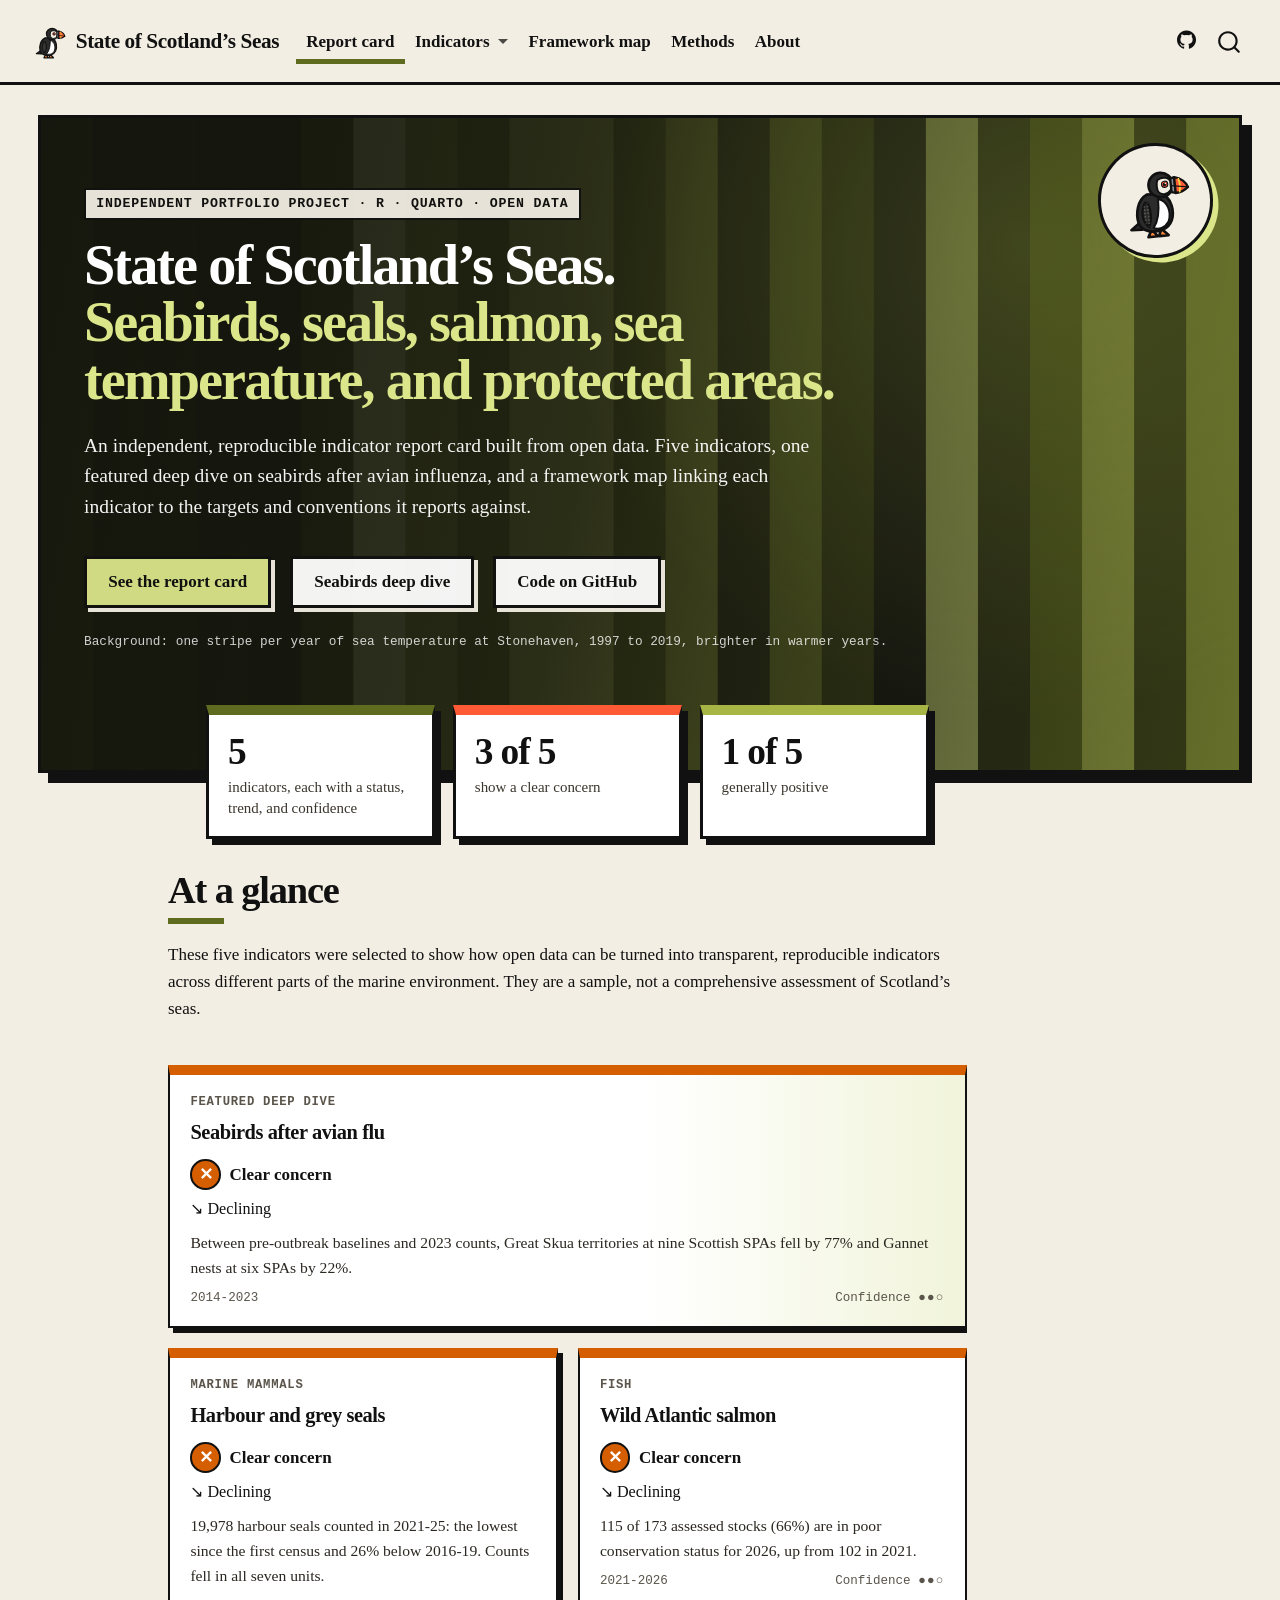
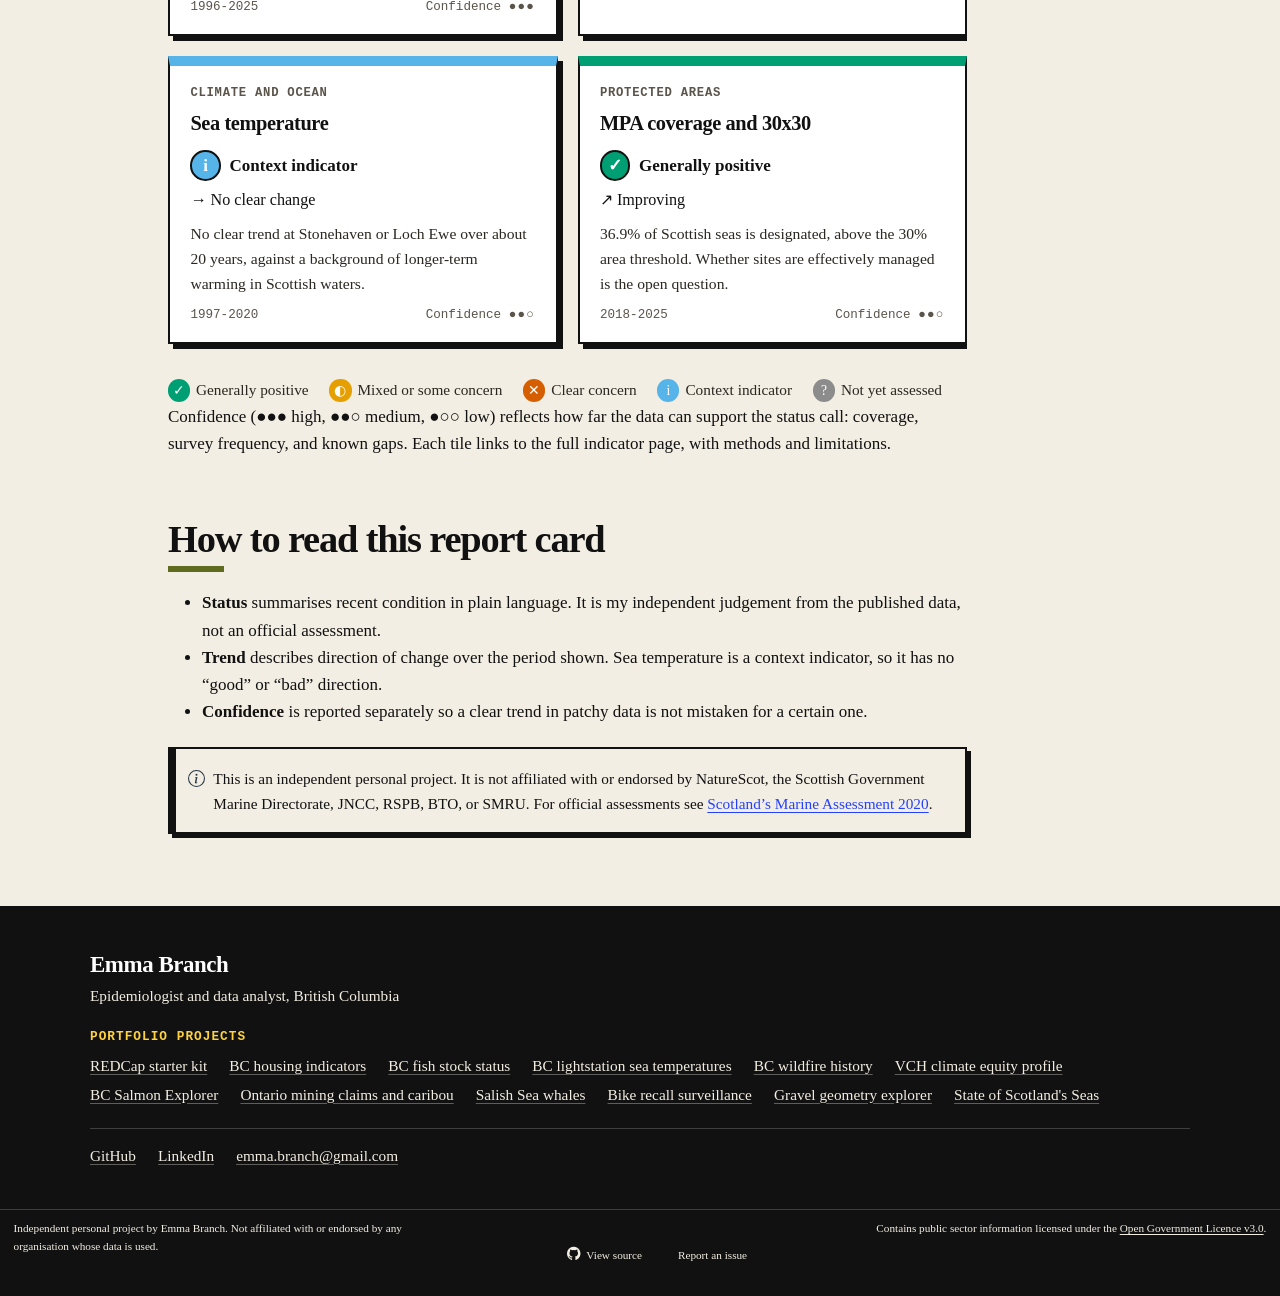
<file: index.html>
<!DOCTYPE html>
<html xmlns="http://www.w3.org/1999/xhtml" lang="en" xml:lang="en"><head>

<meta charset="utf-8">
<meta name="generator" content="quarto-1.11.9">

<meta name="viewport" content="width=device-width, initial-scale=1.0, user-scalable=yes">


<title>Report card – State of Scotland's Seas</title>
<style>
/* Default styles provided by pandoc.
** See https://pandoc.org/MANUAL.html#variables-for-html for config info.
*/
span.smallcaps{font-variant: small-caps;}
div.columns{display: flex; gap: 1.5em;}
div.column{flex: auto;}
@media screen {
div.columns{gap: min(4vw, 1.5em);}
div.column{overflow-x: auto;}
}
div.hanging-indent{margin-left: 1.5em; text-indent: -1.5em;}
ul.task-list{list-style: none;}
ul.task-list li input[type="checkbox"] {
  width: 0.8em;
  margin: 0 0.8em 0.2em -1em; /* quarto-specific, see https://github.com/quarto-dev/quarto-cli/issues/4556 */ 
  vertical-align: middle;
}
</style>


<script src="site_libs/quarto-nav/quarto-nav.js"></script>
<script src="site_libs/quarto-nav/headroom.min.js"></script>
<script src="site_libs/clipboard/clipboard.min.js"></script>
<script src="site_libs/quarto-search/autocomplete.umd.js"></script>
<script src="site_libs/quarto-search/fuse.min.js"></script>
<script src="site_libs/quarto-search/quarto-search.js"></script>
<meta name="quarto:offset" content="./">
<link href="./images/favicon.png" rel="icon" type="image/png">
<script src="site_libs/quarto-html/quarto.js" type="module"></script>
<script src="site_libs/quarto-html/tabsets/tabsets.js" type="module"></script>
<script src="site_libs/quarto-html/scrollable-regions/scrollable-regions.js" type="module"></script>
<script src="site_libs/quarto-html/popper.min.js"></script>
<script src="site_libs/quarto-html/tippy.umd.min.js"></script>
<script src="site_libs/quarto-html/anchor.min.js"></script>
<link href="site_libs/quarto-html/tippy.css" rel="stylesheet">
<link href="site_libs/quarto-html/quarto-syntax-highlighting-06df27c8158acedd5d263560cd4ba62e.css" rel="stylesheet" class="quarto-color-scheme" id="quarto-text-highlighting-styles">
<link href="site_libs/quarto-html/quarto-syntax-highlighting-dark-07e23dae4c3757ea2bcd5d8a79ca1ee5.css" rel="stylesheet" class="quarto-color-scheme quarto-color-alternate" id="quarto-text-highlighting-styles">
<link href="site_libs/quarto-html/quarto-syntax-highlighting-06df27c8158acedd5d263560cd4ba62e.css" rel="stylesheet" class="quarto-color-scheme-extra" id="quarto-text-highlighting-styles">
<script src="site_libs/bootstrap/bootstrap.min.js"></script>
<link href="site_libs/bootstrap/bootstrap-icons.css" rel="stylesheet">
<link href="site_libs/bootstrap/bootstrap-87e43cbbf5e1aac36eca640e26454e3c.min.css" rel="stylesheet" append-hash="true" class="quarto-color-scheme" id="quarto-bootstrap" data-mode="light">
<link href="site_libs/bootstrap/bootstrap-dark-86aef4181bd498c8d0bf710744476ea2.min.css" rel="stylesheet" append-hash="true" class="quarto-color-scheme quarto-color-alternate" id="quarto-bootstrap" data-mode="light">
<link href="site_libs/bootstrap/bootstrap-87e43cbbf5e1aac36eca640e26454e3c.min.css" rel="stylesheet" append-hash="true" class="quarto-color-scheme-extra" id="quarto-bootstrap" data-mode="light">
<script id="quarto-search-options" type="application/json">{
  "location": "navbar",
  "copy-button": false,
  "collapse-after": 3,
  "panel-placement": "end",
  "type": "overlay",
  "limit": 50,
  "keyboard-shortcut": [
    "f",
    "/",
    "s"
  ],
  "show-item-context": false,
  "language": {
    "search-no-results-text": "No results",
    "search-matching-documents-text": "matching documents",
    "search-copy-link-title": "Copy link to search",
    "search-hide-matches-text": "Hide additional matches",
    "search-more-match-text": "more match in this document",
    "search-more-matches-text": "more matches in this document",
    "search-clear-button-title": "Clear",
    "search-text-placeholder": "",
    "search-detached-cancel-button-title": "Cancel",
    "search-submit-button-title": "Submit",
    "search-label": "Search"
  }
}</script>
<style>html{ scroll-behavior: smooth; }</style>


<meta property="og:title" content="Report card">
<meta property="og:description" content="An independent indicator report card for Scotland’s seas, built from open data.">
<meta property="og:image" content="https://emmabranch.github.io/scotland-seas-indicators/images/social-card.png">
<meta property="og:site_name" content="State of Scotland’s Seas">
<meta property="og:image:alt" content="State of Scotland's Seas: an independent indicator report card for Scotland's seas">
<meta property="og:image:height" content="640">
<meta property="og:image:width" content="1280">
<meta name="twitter:title" content="Report card">
<meta name="twitter:description" content="An independent indicator report card for Scotland’s seas, built from open data.">
<meta name="twitter:image" content="https://emmabranch.github.io/scotland-seas-indicators/images/social-card.png">
<meta name="twitter:card" content="summary_large_image">
</head>

<body class="nav-fixed quarto-light"><a id="quarto-skip-link" class="visually-hidden-focusable" href="#quarto-document-content">Skip to main content</a>

<div id="quarto-search-results"></div>
  <header id="quarto-header" class="headroom fixed-top">
    <nav class="navbar navbar-expand-lg " data-bs-theme="dark" aria-label="Site">
      <div class="navbar-container container-fluid">
      <div class="navbar-brand-container mx-auto">
    <a href="./index.html" class="navbar-brand navbar-brand-logo">
    <img src="./images/motif.svg" alt="" class="navbar-logo light-content">
    <img src="./images/motif.svg" alt="" class="navbar-logo dark-content">
    </a>
    <a class="navbar-brand" href="./index.html">
    <span class="navbar-title">State of Scotland’s Seas</span>
    </a>
  </div>
          <button class="navbar-toggler" type="button" data-bs-toggle="collapse" data-bs-target="#navbarCollapse" aria-controls="navbarCollapse" aria-expanded="false" aria-label="Toggle navigation" onclick="if (window.quartoToggleHeadroom) { window.quartoToggleHeadroom(); }">
  <span class="navbar-toggler-icon"></span>
</button>
          <div class="collapse navbar-collapse" id="navbarCollapse">
            <ul class="navbar-nav navbar-nav-scroll me-auto">
  <li class="nav-item">
    <a class="nav-link active" href="./index.html" aria-current="page"> 
<span class="menu-text">Report card</span></a>
  </li>  
  <li class="nav-item dropdown ">
    <a class="nav-link dropdown-toggle" href="#" id="nav-menu-indicators" role="link" data-bs-toggle="dropdown" aria-expanded="false">
 <span class="menu-text">Indicators</span>
    </a>
    <ul class="dropdown-menu" aria-labelledby="nav-menu-indicators">    
        <li>
    <a class="dropdown-item" href="./indicators/seabirds.html">
 <span class="dropdown-text">Seabirds after avian flu (deep dive)</span></a>
  </li>  
        <li>
    <a class="dropdown-item" href="./indicators/seabird-story.html">
 <span class="dropdown-text">↳ The outbreak, colony by colony (story)</span></a>
  </li>  
        <li>
    <a class="dropdown-item" href="./indicators/seals.html">
 <span class="dropdown-text">Seals</span></a>
  </li>  
        <li>
    <a class="dropdown-item" href="./indicators/salmon.html">
 <span class="dropdown-text">Wild salmon</span></a>
  </li>  
        <li>
    <a class="dropdown-item" href="./indicators/sea-temperature.html">
 <span class="dropdown-text">Sea temperature</span></a>
  </li>  
        <li>
    <a class="dropdown-item" href="./indicators/mpas.html">
 <span class="dropdown-text">MPA coverage and 30x30</span></a>
  </li>  
    </ul>
  </li>
  <li class="nav-item">
    <a class="nav-link" href="./framework.html"> 
<span class="menu-text">Framework map</span></a>
  </li>  
  <li class="nav-item">
    <a class="nav-link" href="./methods.html"> 
<span class="menu-text">Methods</span></a>
  </li>  
  <li class="nav-item">
    <a class="nav-link" href="./about.html"> 
<span class="menu-text">About</span></a>
  </li>  
</ul>
            <ul class="navbar-nav navbar-nav-scroll ms-auto">
  <li class="nav-item compact">
    <a class="nav-link" href="https://github.com/emmabranch/scotland-seas-indicators"> <i class="bi bi-github" role="img" aria-label="GitHub repository">
</i> 
<span class="menu-text"></span></a>
  </li>  
</ul>
          </div> <!-- /navcollapse -->
            <div class="quarto-navbar-tools">
</div>
            <div id="quarto-search" class="" title="Search"></div>
      </div> <!-- /container-fluid -->
    </nav>
</header>
<!-- content -->
<div id="quarto-content" class="quarto-container page-columns page-rows-contents page-layout-full page-navbar">
<!-- sidebar -->
<!-- margin-sidebar -->
    
<!-- main -->
<main class="content page-columns page-full column-body" id="quarto-document-content" tabindex="-1"><header id="title-block-header" class="quarto-title-block"></header>




<div class="hero-full column-screen">
<div class="hero-bg" aria-hidden="true">
<svg viewbox="0 0 23 1" preserveaspectratio="none">
<rect x="0" y="0" width="1.02" height="1" fill="#828F31"></rect><rect x="1" y="0" width="1.02" height="1" fill="#525B1D"></rect><rect x="2" y="0" width="1.02" height="1" fill="#4B531C"></rect><rect x="3" y="0" width="1.02" height="1" fill="#3F451B"></rect><rect x="4" y="0" width="1.02" height="1" fill="#383D1A"></rect><rect x="5" y="0" width="1.02" height="1" fill="#5B661E"></rect><rect x="6" y="0" width="1.02" height="1" fill="#DBE58A"></rect><rect x="7" y="0" width="1.02" height="1" fill="#97A53C"></rect><rect x="8" y="0" width="1.02" height="1" fill="#737F28"></rect><rect x="9" y="0" width="1.02" height="1" fill="#AFBD50"></rect><rect x="10" y="0" width="1.02" height="1" fill="#B0BD51"></rect><rect x="11" y="0" width="1.02" height="1" fill="#687423"></rect><rect x="12" y="0" width="1.02" height="1" fill="#A2AF41"></rect><rect x="13" y="0" width="1.02" height="1" fill="#3B401A"></rect><rect x="14" y="0" width="1.02" height="1" fill="#899734"></rect><rect x="15" y="0" width="1.02" height="1" fill="#4A521C"></rect><rect x="16" y="0" width="1.02" height="1" fill="#1D1F14"></rect><rect x="17" y="0" width="1.02" height="1" fill="#C8D371"></rect><rect x="18" y="0" width="1.02" height="1" fill="#3A401A"></rect><rect x="19" y="0" width="1.02" height="1" fill="#636F20"></rect><rect x="20" y="0" width="1.02" height="1" fill="#ADBA4C"></rect><rect x="21" y="0" width="1.02" height="1" fill="#464E1C"></rect><rect x="22" y="0" width="1.02" height="1" fill="#93A13A"></rect>
</svg>
</div>
<img class="hero-motif" src="images/motif.svg" alt="">
<div class="hero-inner">
<p><span class="eyebrow">Independent portfolio project · R · Quarto · open data</span></p>
<section id="state-of-scotlands-seas.-seabirds-seals-salmon-sea-temperature-and-protected-areas." class="level1">
<h1>State of Scotland’s Seas. <span class="accent">Seabirds, seals, salmon, sea temperature, and protected areas.</span></h1>
<p>An independent, reproducible indicator report card built from open data. Five indicators, one featured deep dive on seabirds after avian influenza, and a framework map linking each indicator to the targets and conventions it reports against.</p>
<p><a href="#at-a-glance" class="btn btn-accent">See the report card</a> <a href="./indicators/seabirds.html" class="btn btn-ghost">Seabirds deep dive</a> <a href="https://github.com/emmabranch/scotland-seas-indicators" class="btn btn-ghost">Code on GitHub</a></p>
<p class="hero-note">
Background: one stripe per year of sea temperature at Stonehaven, 1997 to 2019, brighter in warmer years.
</p>
</section>
</div>
</div>
<div class="stat-row lift">
<div class="stat-box">
<span class="num">5</span> <span class="lab">indicators, each with a status, trend, and confidence</span>
</div>
<div class="stat-box">
<span class="num">3 of 5</span> <span class="lab">show a clear concern</span>
</div>
<div class="stat-box">
<span class="num">1 of 5</span> <span class="lab">generally positive</span>
</div>
</div>
<section id="at-a-glance" class="level2">
<h2 class="anchored" data-anchor-id="at-a-glance">At a glance</h2>
<p>These five indicators were selected to show how open data can be turned into transparent, reproducible indicators across different parts of the marine environment. They are a sample, not a comprehensive assessment of Scotland’s seas.</p>
<div class="cell">
<div class="cell-output-display">
<div class="report-grid">
<a class="report-tile featured" href="indicators/seabirds.html" style="--status-col:#D55E00" aria-label="Seabirds after avian flu: Clear concern. Declining.">
       <div class="tile-theme">Featured deep dive</div>
       <div class="tile-title">Seabirds after avian flu</div>
       <div class="tile-status"><span class="tile-icon" aria-hidden="true">✕</span>Clear concern</div>
       <div class="tile-trend"><span aria-hidden="true">↘</span> Declining</div>
       <div class="tile-headline">Between pre-outbreak baselines and 2023 counts, Great Skua territories at nine Scottish SPAs fell by 77% and Gannet nests at six SPAs by 22%.</div>
       <div class="tile-meta"><span>2014-2023</span>
         <span class="conf-dots" title="Confidence: medium">Confidence <span aria-hidden="true">●●○</span></span></div>
     </a>
<a class="report-tile" href="indicators/seals.html" style="--status-col:#D55E00" aria-label="Harbour and grey seals: Clear concern. Declining.">
       <div class="tile-theme">Marine mammals</div>
       <div class="tile-title">Harbour and grey seals</div>
       <div class="tile-status"><span class="tile-icon" aria-hidden="true">✕</span>Clear concern</div>
       <div class="tile-trend"><span aria-hidden="true">↘</span> Declining</div>
       <div class="tile-headline">19,978 harbour seals counted in 2021-25: the lowest since the first census and 26% below 2016-19. Counts fell in all seven units.</div>
       <div class="tile-meta"><span>1996-2025</span>
         <span class="conf-dots" title="Confidence: high">Confidence <span aria-hidden="true">●●●</span></span></div>
     </a>
<a class="report-tile" href="indicators/salmon.html" style="--status-col:#D55E00" aria-label="Wild Atlantic salmon: Clear concern. Declining.">
       <div class="tile-theme">Fish</div>
       <div class="tile-title">Wild Atlantic salmon</div>
       <div class="tile-status"><span class="tile-icon" aria-hidden="true">✕</span>Clear concern</div>
       <div class="tile-trend"><span aria-hidden="true">↘</span> Declining</div>
       <div class="tile-headline">115 of 173 assessed stocks (66%) are in poor conservation status for 2026, up from 102 in 2021.</div>
       <div class="tile-meta"><span>2021-2026</span>
         <span class="conf-dots" title="Confidence: medium">Confidence <span aria-hidden="true">●●○</span></span></div>
     </a>
<a class="report-tile" href="indicators/sea-temperature.html" style="--status-col:#56B4E9" aria-label="Sea temperature: Context indicator. No clear change.">
       <div class="tile-theme">Climate and ocean</div>
       <div class="tile-title">Sea temperature</div>
       <div class="tile-status"><span class="tile-icon" aria-hidden="true">i</span>Context indicator</div>
       <div class="tile-trend"><span aria-hidden="true">→</span> No clear change</div>
       <div class="tile-headline">No clear trend at Stonehaven or Loch Ewe over about 20 years, against a background of longer-term warming in Scottish waters.</div>
       <div class="tile-meta"><span>1997-2020</span>
         <span class="conf-dots" title="Confidence: medium">Confidence <span aria-hidden="true">●●○</span></span></div>
     </a>
<a class="report-tile" href="indicators/mpas.html" style="--status-col:#009E73" aria-label="MPA coverage and 30x30: Generally positive. Improving.">
       <div class="tile-theme">Protected areas</div>
       <div class="tile-title">MPA coverage and 30x30</div>
       <div class="tile-status"><span class="tile-icon" aria-hidden="true">✓</span>Generally positive</div>
       <div class="tile-trend"><span aria-hidden="true">↗</span> Improving</div>
       <div class="tile-headline">36.9% of Scottish seas is designated, above the 30% area threshold. Whether sites are effectively managed is the open question.</div>
       <div class="tile-meta"><span>2018-2025</span>
         <span class="conf-dots" title="Confidence: medium">Confidence <span aria-hidden="true">●●○</span></span></div>
     </a>
</div>
</div>
</div>
<div class="cell">
<div class="cell-output-display">
<div class="status-legend">
<span class="key"><span class="tile-icon" style="background:#009E73;width:1.3rem;height:1.3rem;font-size:.8rem;color:#fff;border-radius:50%;display:inline-grid;place-items:center" aria-hidden="true">✓</span>Generally positive</span>
<span class="key"><span class="tile-icon" style="background:#E69F00;width:1.3rem;height:1.3rem;font-size:.8rem;color:#fff;border-radius:50%;display:inline-grid;place-items:center" aria-hidden="true">◐</span>Mixed or some concern</span>
<span class="key"><span class="tile-icon" style="background:#D55E00;width:1.3rem;height:1.3rem;font-size:.8rem;color:#fff;border-radius:50%;display:inline-grid;place-items:center" aria-hidden="true">✕</span>Clear concern</span>
<span class="key"><span class="tile-icon" style="background:#56B4E9;width:1.3rem;height:1.3rem;font-size:.8rem;color:#fff;border-radius:50%;display:inline-grid;place-items:center" aria-hidden="true">i</span>Context indicator</span>
<span class="key"><span class="tile-icon" style="background:#8C8C8C;width:1.3rem;height:1.3rem;font-size:.8rem;color:#fff;border-radius:50%;display:inline-grid;place-items:center" aria-hidden="true">?</span>Not yet assessed</span>
</div>
</div>
</div>
<p>Confidence (●●● high, ●●○ medium, ●○○ low) reflects how far the data can support the status call: coverage, survey frequency, and known gaps. Each tile links to the full indicator page, with methods and limitations.</p>
</section>
<section id="how-to-read-this-report-card" class="level2">
<h2 class="anchored" data-anchor-id="how-to-read-this-report-card">How to read this report card</h2>
<ul>
<li><strong>Status</strong> summarises recent condition in plain language. It is my independent judgement from the published data, not an official assessment.</li>
<li><strong>Trend</strong> describes direction of change over the period shown. Sea temperature is a context indicator, so it has no “good” or “bad” direction.</li>
<li><strong>Confidence</strong> is reported separately so a clear trend in patchy data is not mistaken for a certain one.</li>
</ul>
<div class="callout callout-style-simple callout-note">
<div class="callout-body d-flex">
<div class="callout-icon-container">
<i class="callout-icon"></i>
</div>
<div class="callout-body-container">
<p>This is an independent personal project. It is not affiliated with or endorsed by NatureScot, the Scottish Government Marine Directorate, JNCC, RSPB, BTO, or SMRU. For official assessments see <a href="https://marine.gov.scot/sma/">Scotland’s Marine Assessment 2020</a>.</p>
</div>
</div>
</div>


</section>

</main> <!-- /main -->
<!-- Shared portfolio footer. Master copy: /Users/ecox/projects/_brand-kit/footer.html -->
<footer class="eb-footer" role="contentinfo">
  <div class="eb-footer-inner">
    <div class="eb-footer-name">Emma Branch</div>
    <div class="eb-footer-tag">Epidemiologist and data analyst, British Columbia</div>
    <div class="eb-footer-heading">Portfolio projects</div>
    <nav class="eb-footer-projects" aria-label="Portfolio projects">
      <a href="https://emmabranch.github.io/redcap-starter-kit/">REDCap starter kit</a>
      <a href="https://emmabranch.github.io/bc-housing-indicators/">BC housing indicators</a>
      <a href="https://emmabranch.github.io/bc-fish-stock-status/">BC fish stock status</a>
      <a href="https://emmabranch.github.io/bc-lightstation-qc/">BC lightstation sea temperatures</a>
      <a href="https://emmabranch.github.io/bc-wildfire-bigquery/">BC wildfire history</a>
      <a href="https://emmabranch.github.io/vch-climate-equity-profile/">VCH climate equity profile</a>
      <a href="https://emmabranch.shinyapps.io/bc-salmon-explorer">BC Salmon Explorer</a>
      <a href="https://emmabranch.github.io/ontario-claims-caribou/">Ontario mining claims and caribou</a>
      <a href="https://emmabranch.github.io/salish-sea-whales/">Salish Sea whales</a>
      <a href="https://emmabranch.github.io/bike-recall-surveillance/">Bike recall surveillance</a>
      <a href="https://emmabranch.github.io/gravel-geometry/">Gravel geometry explorer</a>
      <a href="https://emmabranch.github.io/scotland-seas-indicators/">State of Scotland's Seas</a>
    </nav>
    <div class="eb-footer-contact">
      <a href="https://github.com/emmabranch">GitHub</a>
      <a href="https://www.linkedin.com/in/embranch/">LinkedIn</a>
      <a href="mailto:emma.branch@gmail.com">emma.branch@gmail.com</a>
    </div>
  </div>
</footer>
<script>
  /* Quarto places included HTML inside the page layout. Move the top bar
     and footer to the edges of the page so they span the full width. */
  document.addEventListener("DOMContentLoaded", function () {
    var bar = document.querySelector(".eb-topbar");
    if (bar) document.body.insertBefore(bar, document.body.firstChild);
    /* Optional hero for single-page reports (report-hero.html): put it
       straight after the top bar, above the report itself. */
    var rhero = document.querySelector(".eb-report-hero");
    if (rhero) {
      if (bar) bar.parentNode.insertBefore(rhero, bar.nextSibling);
      else document.body.insertBefore(rhero, document.body.firstChild);
      document.body.classList.add("has-report-hero");
      /* The report card is lifted over the hero, which makes each section's
         offsetTop relative to the card instead of the page. Quarto's table of
         contents reads offsetTop, so give each section its true page position. */
      document.querySelectorAll("main.content section[id]").forEach(function (sec) {
        Object.defineProperty(sec, "offsetTop", {
          configurable: true,
          get: function () { return this.getBoundingClientRect().top + window.scrollY; }
        });
      });
      /* Optional background stripes drawn by R inside the report
         (a div with class "eb-hero-stripes"): move them into the hero. */
      var stripes = document.querySelector(".eb-hero-stripes");
      if (stripes) { stripes.classList.add("hero-bg"); rhero.insertBefore(stripes, rhero.firstChild); }
    }
    var foot = document.querySelector(".eb-footer");
    if (foot) {
      /* On websites, put it just above Quarto's own footer (which holds the
         project disclaimer); otherwise at the very end of the page. */
      var qfoot = document.querySelector("footer.footer");
      if (qfoot) qfoot.parentNode.insertBefore(foot, qfoot);
      else document.body.appendChild(foot);
    }
    /* On phones, close the navbar menu after a link is tapped. Links to a
       section of the same page don't reload it, so the menu would stay open. */
    document.querySelectorAll(".navbar-collapse .nav-link:not(.dropdown-toggle)").forEach(function (link) {
      link.addEventListener("click", function () {
        var menu = document.querySelector(".navbar-collapse.show");
        if (menu && window.bootstrap) window.bootstrap.Collapse.getOrCreateInstance(menu).hide();
      });
    });
    /* Hide Quarto's empty footer columns so they don't add space on phones */
    document.querySelectorAll(".nav-footer-left, .nav-footer-right").forEach(function (el) {
      if (!el.children.length && !el.textContent.replace(/[\s\u00a0]/g, "")) el.style.display = "none";
    });
  });
</script>
<script id="quarto-html-after-body" type="application/javascript">
  window.document.addEventListener("DOMContentLoaded", function (event) {
    const icon = "";
    const anchorJS = new window.AnchorJS();
    anchorJS.options = {
      placement: 'right',
      icon: icon
    };
    anchorJS.add('.anchored');
    const isCodeAnnotation = (el) => {
      for (const clz of el.classList) {
        if (clz.startsWith('code-annotation-')) {                     
          return true;
        }
      }
      return false;
    }
    const onCopySuccess = function(e) {
      // button target
      const button = e.trigger;
      // don't keep focus
      button.blur();
      // flash "checked"
      button.classList.add('code-copy-button-checked');
      var currentTitle = button.getAttribute("title");
      button.setAttribute("title", "Copied!");
      let tooltip;
      if (window.bootstrap) {
        button.setAttribute("data-bs-toggle", "tooltip");
        button.setAttribute("data-bs-placement", "left");
        button.setAttribute("data-bs-title", "Copied!");
        tooltip = new bootstrap.Tooltip(button, 
          { trigger: "manual", 
            customClass: "code-copy-button-tooltip",
            offset: [0, -8]});
        tooltip.show();    
      }
      setTimeout(function() {
        if (tooltip) {
          tooltip.hide();
          button.removeAttribute("data-bs-title");
          button.removeAttribute("data-bs-toggle");
          button.removeAttribute("data-bs-placement");
        }
        button.setAttribute("title", currentTitle);
        button.classList.remove('code-copy-button-checked');
      }, 1000);
      // clear code selection
      e.clearSelection();
    }
    const getTextToCopy = function(trigger) {
      const outerScaffold = trigger.parentElement.cloneNode(true);
      const codeEl = outerScaffold.querySelector('code');
      for (const childEl of codeEl.children) {
        if (isCodeAnnotation(childEl)) {
          childEl.remove();
        }
      }
      return codeEl.innerText;
    }
    const clipboard = new window.ClipboardJS('.code-copy-button:not([data-in-quarto-modal])', {
      text: getTextToCopy
    });
    clipboard.on('success', onCopySuccess);
    if (window.document.getElementById('quarto-embedded-source-code-modal')) {
      const clipboardModal = new window.ClipboardJS('.code-copy-button[data-in-quarto-modal]', {
        text: getTextToCopy,
        container: window.document.getElementById('quarto-embedded-source-code-modal')
      });
      clipboardModal.on('success', onCopySuccess);
    }
      var localhostRegex = new RegExp(/^(?:http|https):\/\/localhost\:?[0-9]*\//);
      var mailtoRegex = new RegExp(/^mailto:/);
        var filterRegex = new RegExp("https:\/\/emmabranch\.github\.io\/scotland-seas-indicators");
      const newWindowLabel = "(opens in a new tab)";
      const newWindowNoteId = "quarto-ext-newwindow-label";
      // Links reference one hidden label through aria-describedby, so the
      // announcement never changes their accessible name.
      var describeNewWindow = (link) => {
        if (!window.document.getElementById(newWindowNoteId)) {
          var newWindowNote = window.document.createElement("span");
          newWindowNote.id = newWindowNoteId;
          newWindowNote.hidden = true;
          newWindowNote.textContent = newWindowLabel;
          window.document.body.appendChild(newWindowNote);
        }
        var describedBy = (link.getAttribute("aria-describedby") || "").split(/\s+/).filter(Boolean);
        if (!describedBy.includes(newWindowNoteId)) {
          describedBy.push(newWindowNoteId);
          link.setAttribute("aria-describedby", describedBy.join(" "));
        }
      }
      var isInternal = (href) => {
          return filterRegex.test(href) || localhostRegex.test(href) || mailtoRegex.test(href);
      }
      // Inspect non-navigation links and adorn them if external
      window.quartoDecorateExternalLinks = function (root) {
     var links = (root || window.document).querySelectorAll('a[href]:not(.nav-link):not(.navbar-brand):not(.toc-action):not(.sidebar-link):not(.sidebar-item-toggle):not(.pagination-link):not(.no-external):not([aria-hidden]):not(.dropdown-item):not(.quarto-navigation-tool):not(.about-link)');
      for (var i=0; i<links.length; i++) {
        const link = links[i];
        if (!isInternal(link.href)) {
          // undo the damage that might have been done by quarto-nav.js in the case of
          // links that we want to consider external
          if (link.dataset.originalHref !== undefined) {
            link.href = link.dataset.originalHref;
          }
            // target, if specified
            link.setAttribute("target", "_blank");
            if (link.getAttribute("rel") === null) {
              link.setAttribute("rel", "noopener");
            }
            describeNewWindow(link);
          if (!link.classList.contains('no-external-icon')) {
          }
        }
      }
      };
      window.quartoDecorateExternalLinks(window.document);
    // Esc closes the popup (WCAG 1.4.13) and focus leaving both trigger and
    // popup closes it (WCAG 2.4.11); tippy handles neither for interactive popups.
    const hideOnEscAndFocusOut = {
      name: 'hideOnEscAndFocusOut',
      defaultValue: true,
      fn(instance) {
        const dismiss = () => {
          // A show scheduled by the trigger delay would otherwise reopen it
          instance.clearDelayTimeouts();
          instance.hide();
        };
        const onKeyDown = (event) => {
          if (event.key !== 'Escape') {
            return;
          }
          // Keep Esc from also reaching page handlers (e.g. reveal.js overview),
          // except an open reveal.js slide menu, which Esc should close too.
          // The menu handles keys only when its keyboard option is on.
          const menuHandlesEsc = window.Reveal?.getPlugin?.('menu')?.isOpen() &&
            window.Reveal.getConfig().menu?.keyboard !== false;
          if (!menuHandlesEsc) {
            event.stopPropagation();
          }
          if (instance.popper.contains(window.document.activeElement)) {
            // Disabled while refocusing so the focus trigger does not reopen it
            instance.disable();
            instance.reference.focus();
            instance.enable();
          }
          dismiss();
        };
        const onFocusOut = (event) => {
          const target = event.relatedTarget;
          if (target && !instance.reference.contains(target) &&
              !instance.popper.contains(target)) {
            dismiss();
          }
        };
        // On the trigger too: a click trigger (code-annotations: select) has no
        // blur handling. Attached for the instance's lifetime so leaving the
        // trigger also cancels a show still pending on the trigger delay.
        instance.reference.addEventListener('focusout', onFocusOut);
        return {
          onShow() {
            window.document.addEventListener('keydown', onKeyDown, true);
            instance.popper.addEventListener('focusout', onFocusOut);
          },
          onHide() {
            window.document.removeEventListener('keydown', onKeyDown, true);
            instance.popper.removeEventListener('focusout', onFocusOut);
          },
          onDestroy() {
            instance.reference.removeEventListener('focusout', onFocusOut);
          },
        };
      },
    };
    function tippyHover(el, contentFn, onTriggerFn, onUntriggerFn) {
      const config = {
        allowHTML: true,
        maxWidth: 500,
        delay: 100,
        arrow: false,
        appendTo: function(el) {
            return el.parentElement;
        },
        interactive: true,
        interactiveBorder: 10,
        theme: 'quarto',
        placement: 'bottom-start',
        plugins: [hideOnEscAndFocusOut],
      };
      if (contentFn) {
        config.content = contentFn;
      }
      if (onTriggerFn) {
        config.onTrigger = onTriggerFn;
      }
      if (onUntriggerFn) {
        config.onUntrigger = onUntriggerFn;
      }
      window.tippy(el, config); 
    }
    const noterefs = window.document.querySelectorAll('a[role="doc-noteref"]');
    for (var i=0; i<noterefs.length; i++) {
      const ref = noterefs[i];
      tippyHover(ref, function() {
        // use id or data attribute instead here
        let href = ref.getAttribute('data-footnote-href') || ref.getAttribute('href');
        try { href = new URL(href).hash; } catch {}
        const id = href.replace(/^#\/?/, "");
        const note = window.document.getElementById(id);
        if (note) {
          return note.innerHTML;
        } else {
          return "";
        }
      });
    }
    const xrefs = window.document.querySelectorAll('a.quarto-xref');
    const processXRef = (id, note) => {
      // Strip column container classes
      const stripColumnClz = (el) => {
        el.classList.remove("page-full", "page-columns");
        if (el.children) {
          for (const child of el.children) {
            stripColumnClz(child);
          }
        }
      }
      stripColumnClz(note)
      if (id === null || id.startsWith('sec-')) {
        // Special case sections, only their first couple elements
        const container = document.createElement("div");
        if (note.children && note.children.length > 2) {
          container.appendChild(note.children[0].cloneNode(true));
          for (let i = 1; i < note.children.length; i++) {
            const child = note.children[i];
            if (child.tagName === "P" && child.innerText === "") {
              continue;
            } else {
              container.appendChild(child.cloneNode(true));
              break;
            }
          }
          if (window.Quarto?.typesetMath) {
            window.Quarto.typesetMath(container);
          }
          return container.innerHTML
        } else {
          if (window.Quarto?.typesetMath) {
            window.Quarto.typesetMath(note);
          }
          return note.innerHTML;
        }
      } else {
        // Remove any anchor links if they are present
        const anchorLink = note.querySelector('a.anchorjs-link');
        if (anchorLink) {
          anchorLink.remove();
        }
        if (window.Quarto?.typesetMath) {
          window.Quarto.typesetMath(note);
        }
        if (note.classList.contains("callout")) {
          return note.outerHTML;
        } else {
          return note.innerHTML;
        }
      }
    }
    for (var i=0; i<xrefs.length; i++) {
      const xref = xrefs[i];
      tippyHover(xref, undefined, function(instance) {
        instance.disable();
        let url = xref.getAttribute('href');
        let hash = undefined; 
        if (url.startsWith('#')) {
          hash = url;
        } else {
          try { hash = new URL(url).hash; } catch {}
        }
        if (hash) {
          const id = hash.replace(/^#\/?/, "");
          const note = window.document.getElementById(id);
          if (note !== null) {
            try {
              const html = processXRef(id, note.cloneNode(true));
              instance.setContent(html);
            } finally {
              instance.enable();
              instance.show();
            }
          } else {
            // See if we can fetch this
            fetch(url.split('#')[0])
            .then(res => res.text())
            .then(html => {
              const parser = new DOMParser();
              const htmlDoc = parser.parseFromString(html, "text/html");
              const note = htmlDoc.getElementById(id);
              if (note !== null) {
                const html = processXRef(id, note);
                instance.setContent(html);
              } 
            }).finally(() => {
              instance.enable();
              instance.show();
            });
          }
        } else {
          // See if we can fetch a full url (with no hash to target)
          // This is a special case and we should probably do some content thinning / targeting
          fetch(url)
          .then(res => res.text())
          .then(html => {
            const parser = new DOMParser();
            const htmlDoc = parser.parseFromString(html, "text/html");
            const note = htmlDoc.querySelector('main.content');
            if (note !== null) {
              // This should only happen for chapter cross references
              // (since there is no id in the URL)
              // remove the first header
              if (note.children.length > 0 && note.children[0].tagName === "HEADER") {
                note.children[0].remove();
              }
              const html = processXRef(null, note);
              instance.setContent(html);
            } 
          }).finally(() => {
            instance.enable();
            instance.show();
          });
        }
      }, function(instance) {
      });
    }
        let selectedAnnoteEl;
        const selectorForAnnotation = ( cell, annotation) => {
          let cellAttr = 'data-code-cell="' + cell + '"';
          let lineAttr = 'data-code-annotation="' +  annotation + '"';
          const selector = 'span[' + cellAttr + '][' + lineAttr + ']';
          return selector;
        }
        const selectCodeLines = (annoteEl) => {
          const doc = window.document;
          const targetCell = annoteEl.getAttribute("data-target-cell");
          const targetAnnotation = annoteEl.getAttribute("data-target-annotation");
          const annoteSpan = window.document.querySelector(selectorForAnnotation(targetCell, targetAnnotation));
          const lines = annoteSpan.getAttribute("data-code-lines").split(",");
          const lineIds = lines.map((line) => {
            return targetCell + "-" + line;
          })
          // Each band is positioned against its own containing block, which is
          // not the offsetParent of the lines, so place it from client rects.
          const placeBand = (band, firstEl, lastEl, codeBlock) => {
            const container = band.offsetParent;
            if (container === null) {
              return;
            }
            const containerRect = container.getBoundingClientRect();
            // Reveal.js scales slides with a transform, so convert client
            // pixels back to the CSS pixels of the container.
            const scale = containerRect.height / container.offsetHeight || 1;
            const firstRect = firstEl.getBoundingClientRect();
            const lastRect = lastEl.getBoundingClientRect();
            const top = (firstRect.top - containerRect.top) / scale - container.clientTop + container.scrollTop;
            const height = (lastRect.bottom - firstRect.top) / scale;
            band.style.top = top - 2 + "px";
            band.style.height = height + 4 + "px";
            if (codeBlock) {
              // Without the copy button wrapper, the containing block is wider
              // than the code block, so span the code block explicitly.
              const blockRect = codeBlock.getBoundingClientRect();
              band.style.left = (blockRect.left - containerRect.left) / scale - container.clientLeft + container.scrollLeft + "px";
              band.style.width = blockRect.width / scale + "px";
            }
          };
          if (lineIds.length > 0) {
            const el = window.document.getElementById(lineIds[0]);
            const lastEl = window.document.getElementById(lineIds[lineIds.length - 1]);
            const parent = el.parentElement.parentElement;
            // cook up a div (if necessary) and position it
            let div = window.document.getElementById("code-annotation-line-highlight");
            if (div === null) {
              div = window.document.createElement("div");
              div.setAttribute("id", "code-annotation-line-highlight");
              div.style.position = 'absolute';
              parent.appendChild(div);
            }
            placeBand(div, el, lastEl, parent.closest("div.sourceCode") || parent);
            let gutterDiv = window.document.getElementById("code-annotation-line-highlight-gutter");
            if (gutterDiv === null) {
              gutterDiv = window.document.createElement("div");
              gutterDiv.setAttribute("id", "code-annotation-line-highlight-gutter");
              gutterDiv.style.position = 'absolute';
              const codeCell = window.document.getElementById(targetCell);
              const gutter = codeCell.querySelector('.code-annotation-gutter');
              gutter.appendChild(gutterDiv);
            }
            placeBand(gutterDiv, el, lastEl);
            selectedAnnoteEl = annoteEl;
          }
        };
        const unselectCodeLines = () => {
          const elementsIds = ["code-annotation-line-highlight", "code-annotation-line-highlight-gutter"];
          elementsIds.forEach((elId) => {
            const div = window.document.getElementById(elId);
            if (div) {
              div.remove();
            }
          });
          selectedAnnoteEl = undefined;
        };
          // Handle positioning of the toggle
      window.addEventListener(
        "resize",
        throttle(() => {
          elRect = undefined;
          if (selectedAnnoteEl) {
            selectCodeLines(selectedAnnoteEl);
          }
        }, 10)
      );
      function throttle(fn, ms) {
      let throttle = false;
      let timer;
        return (...args) => {
          if(!throttle) { // first call gets through
              fn.apply(this, args);
              throttle = true;
          } else { // all the others get throttled
              if(timer) clearTimeout(timer); // cancel #2
              timer = setTimeout(() => {
                fn.apply(this, args);
                timer = throttle = false;
              }, ms);
          }
        };
      }
        // Attach click handler to the DT
        const annoteDls = window.document.querySelectorAll('dt[data-target-cell]');
        for (const annoteDlNode of annoteDls) {
          annoteDlNode.addEventListener('click', (event) => {
            const clickedEl = event.target;
            if (clickedEl !== selectedAnnoteEl) {
              unselectCodeLines();
              const activeEl = window.document.querySelector('dt[data-target-cell].code-annotation-active');
              if (activeEl) {
                activeEl.classList.remove('code-annotation-active');
              }
              selectCodeLines(clickedEl);
              clickedEl.classList.add('code-annotation-active');
            } else {
              // Unselect the line
              unselectCodeLines();
              clickedEl.classList.remove('code-annotation-active');
            }
          });
        }
    const findCites = (el) => {
      const parentEl = el.parentElement;
      if (parentEl) {
        const cites = parentEl.dataset.cites;
        if (cites) {
          return {
            el,
            cites: cites.split(' ')
          };
        } else {
          return findCites(el.parentElement)
        }
      } else {
        return undefined;
      }
    };
    var bibliorefs = window.document.querySelectorAll('a[role="doc-biblioref"]');
    for (var i=0; i<bibliorefs.length; i++) {
      const ref = bibliorefs[i];
      const citeInfo = findCites(ref);
      if (citeInfo) {
        tippyHover(citeInfo.el, function() {
          var popup = window.document.createElement('div');
          citeInfo.cites.forEach(function(cite) {
            var citeDiv = window.document.createElement('div');
            citeDiv.classList.add('hanging-indent');
            citeDiv.classList.add('csl-entry');
            var biblioDiv = window.document.getElementById('ref-' + cite);
            if (biblioDiv) {
              citeDiv.innerHTML = biblioDiv.innerHTML;
            }
            popup.appendChild(citeDiv);
          });
          return popup.innerHTML;
        });
      }
    }
  });
  </script>
  <script type="application/javascript">
  window.quartoScrollableRegionsLabels = {"code":"Scrollable code","output":"Scrollable output"};
  </script>
</div> <!-- /content -->
<footer class="footer">
  <div class="nav-footer">
    <div class="nav-footer-left">
<p>Independent personal project by Emma Branch. Not affiliated with or endorsed by any organisation whose data is used.</p>
</div>   
    <div class="nav-footer-center">
      &nbsp;
    <div class="toc-actions"><ul><li><a href="https://github.com/emmabranch/scotland-seas-indicators/blob/main/index.qmd" class="toc-action"><i class="bi bi-github"></i>View source</a></li><li><a href="https://github.com/emmabranch/scotland-seas-indicators/issues/new" class="toc-action"><i class="bi empty"></i>Report an issue</a></li></ul></div></div>
    <div class="nav-footer-right">
<p>Contains public sector information licensed under the <a href="https://www.nationalarchives.gov.uk/doc/open-government-licence/version/3/">Open Government Licence v3.0</a>.</p>
</div>
  </div>
</footer>




<script src="site_libs/quarto-html/zenscroll-min.js"></script>
</body></html>
</file>
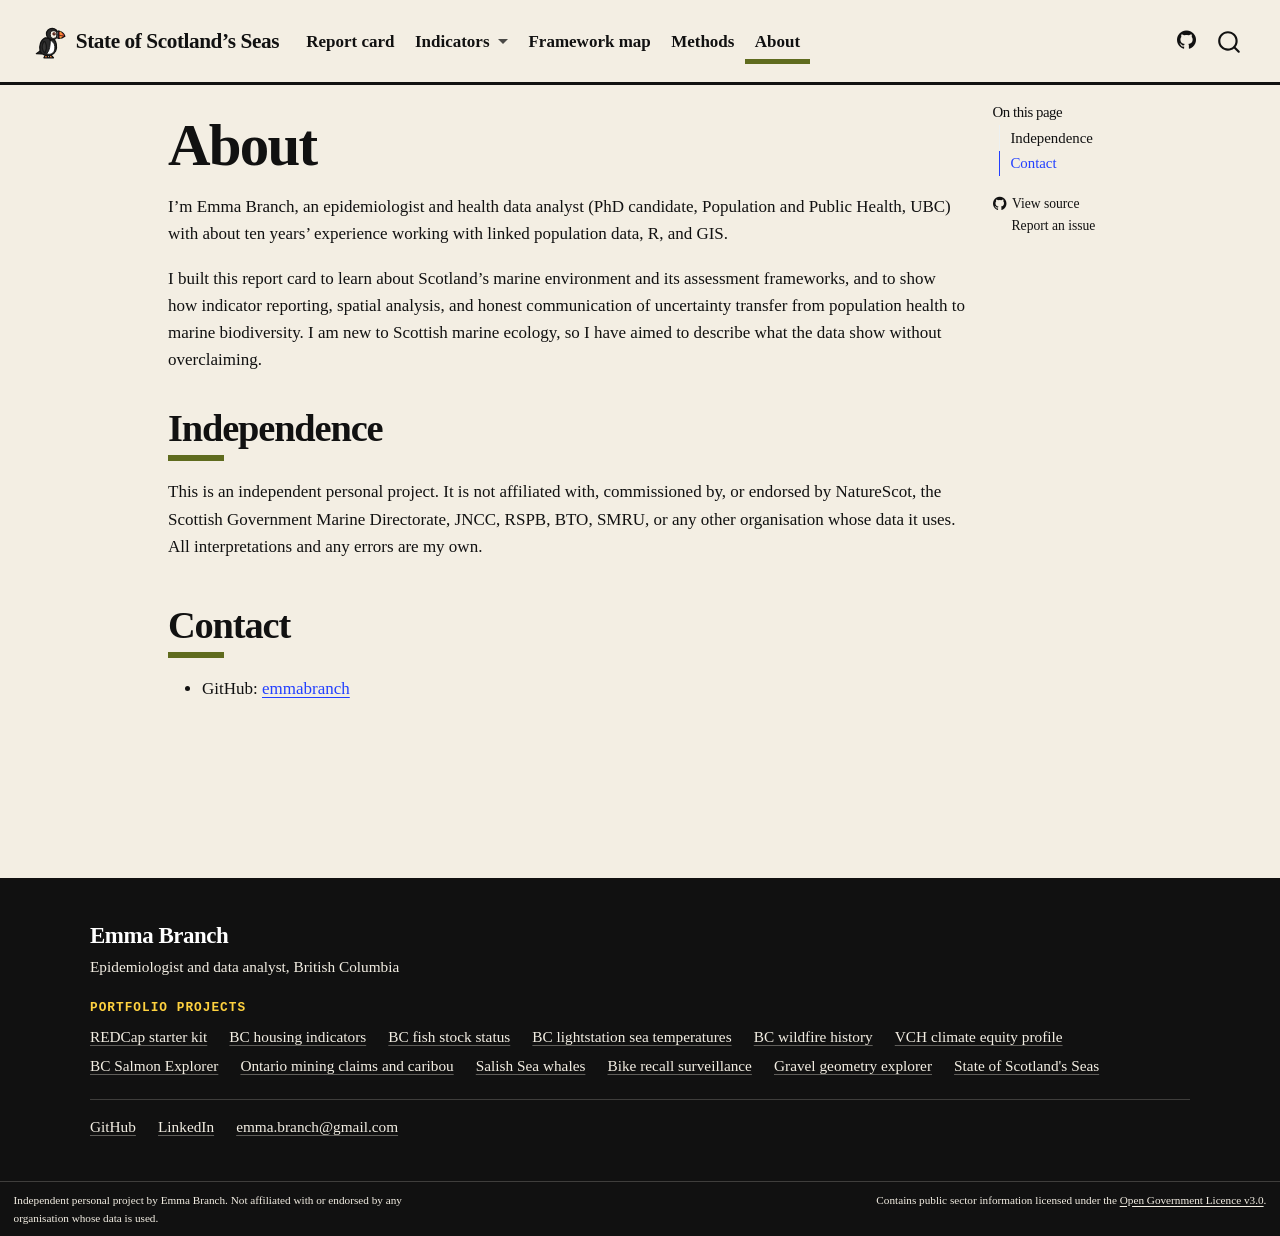
<file: about.html>
<!DOCTYPE html>
<html xmlns="http://www.w3.org/1999/xhtml" lang="en" xml:lang="en"><head>

<meta charset="utf-8">
<meta name="generator" content="quarto-1.11.9">

<meta name="viewport" content="width=device-width, initial-scale=1.0, user-scalable=yes">


<title>About – State of Scotland’s Seas</title>
<style>
/* Default styles provided by pandoc.
** See https://pandoc.org/MANUAL.html#variables-for-html for config info.
*/
span.smallcaps{font-variant: small-caps;}
div.columns{display: flex; gap: 1.5em;}
div.column{flex: auto;}
@media screen {
div.columns{gap: min(4vw, 1.5em);}
div.column{overflow-x: auto;}
}
div.hanging-indent{margin-left: 1.5em; text-indent: -1.5em;}
ul.task-list{list-style: none;}
ul.task-list li input[type="checkbox"] {
  width: 0.8em;
  margin: 0 0.8em 0.2em -1em; /* quarto-specific, see https://github.com/quarto-dev/quarto-cli/issues/4556 */ 
  vertical-align: middle;
}
</style>


<script src="site_libs/quarto-nav/quarto-nav.js"></script>
<script src="site_libs/quarto-nav/headroom.min.js"></script>
<script src="site_libs/clipboard/clipboard.min.js"></script>
<script src="site_libs/quarto-search/autocomplete.umd.js"></script>
<script src="site_libs/quarto-search/fuse.min.js"></script>
<script src="site_libs/quarto-search/quarto-search.js"></script>
<meta name="quarto:offset" content="./">
<link href="./images/favicon.png" rel="icon" type="image/png">
<script src="site_libs/quarto-html/quarto.js" type="module"></script>
<script src="site_libs/quarto-html/tabsets/tabsets.js" type="module"></script>
<script src="site_libs/quarto-html/scrollable-regions/scrollable-regions.js" type="module"></script>
<script src="site_libs/quarto-html/popper.min.js"></script>
<script src="site_libs/quarto-html/tippy.umd.min.js"></script>
<script src="site_libs/quarto-html/anchor.min.js"></script>
<link href="site_libs/quarto-html/tippy.css" rel="stylesheet">
<link href="site_libs/quarto-html/quarto-syntax-highlighting-06df27c8158acedd5d263560cd4ba62e.css" rel="stylesheet" class="quarto-color-scheme" id="quarto-text-highlighting-styles">
<link href="site_libs/quarto-html/quarto-syntax-highlighting-dark-07e23dae4c3757ea2bcd5d8a79ca1ee5.css" rel="stylesheet" class="quarto-color-scheme quarto-color-alternate" id="quarto-text-highlighting-styles">
<link href="site_libs/quarto-html/quarto-syntax-highlighting-06df27c8158acedd5d263560cd4ba62e.css" rel="stylesheet" class="quarto-color-scheme-extra" id="quarto-text-highlighting-styles">
<script src="site_libs/bootstrap/bootstrap.min.js"></script>
<link href="site_libs/bootstrap/bootstrap-icons.css" rel="stylesheet">
<link href="site_libs/bootstrap/bootstrap-87e43cbbf5e1aac36eca640e26454e3c.min.css" rel="stylesheet" append-hash="true" class="quarto-color-scheme" id="quarto-bootstrap" data-mode="light">
<link href="site_libs/bootstrap/bootstrap-dark-86aef4181bd498c8d0bf710744476ea2.min.css" rel="stylesheet" append-hash="true" class="quarto-color-scheme quarto-color-alternate" id="quarto-bootstrap" data-mode="light">
<link href="site_libs/bootstrap/bootstrap-87e43cbbf5e1aac36eca640e26454e3c.min.css" rel="stylesheet" append-hash="true" class="quarto-color-scheme-extra" id="quarto-bootstrap" data-mode="light">
<script id="quarto-search-options" type="application/json">{
  "location": "navbar",
  "copy-button": false,
  "collapse-after": 3,
  "panel-placement": "end",
  "type": "overlay",
  "limit": 50,
  "keyboard-shortcut": [
    "f",
    "/",
    "s"
  ],
  "show-item-context": false,
  "language": {
    "search-no-results-text": "No results",
    "search-matching-documents-text": "matching documents",
    "search-copy-link-title": "Copy link to search",
    "search-hide-matches-text": "Hide additional matches",
    "search-more-match-text": "more match in this document",
    "search-more-matches-text": "more matches in this document",
    "search-clear-button-title": "Clear",
    "search-text-placeholder": "",
    "search-detached-cancel-button-title": "Cancel",
    "search-submit-button-title": "Submit",
    "search-label": "Search"
  }
}</script>
<style>html{ scroll-behavior: smooth; }</style>


<meta property="og:title" content="About – State of Scotland’s Seas">
<meta property="og:description" content="An independent indicator report card for Scotland’s seas, built from open data.">
<meta property="og:image" content="https://emmabranch.github.io/scotland-seas-indicators/images/social-card.png">
<meta property="og:site_name" content="State of Scotland’s Seas">
<meta property="og:image:alt" content="State of Scotland's Seas: an independent indicator report card for Scotland's seas">
<meta property="og:image:height" content="640">
<meta property="og:image:width" content="1280">
<meta name="twitter:title" content="About – State of Scotland’s Seas">
<meta name="twitter:description" content="An independent indicator report card for Scotland’s seas, built from open data.">
<meta name="twitter:image" content="https://emmabranch.github.io/scotland-seas-indicators/images/social-card.png">
<meta name="twitter:card" content="summary_large_image">
</head>

<body class="nav-fixed quarto-light"><a id="quarto-skip-link" class="visually-hidden-focusable" href="#quarto-document-content">Skip to main content</a>

<div id="quarto-search-results"></div>
  <header id="quarto-header" class="headroom fixed-top">
    <nav class="navbar navbar-expand-lg " data-bs-theme="dark" aria-label="Site">
      <div class="navbar-container container-fluid">
      <div class="navbar-brand-container mx-auto">
    <a href="./index.html" class="navbar-brand navbar-brand-logo">
    <img src="./images/motif.svg" alt="" class="navbar-logo light-content">
    <img src="./images/motif.svg" alt="" class="navbar-logo dark-content">
    </a>
    <a class="navbar-brand" href="./index.html">
    <span class="navbar-title">State of Scotland’s Seas</span>
    </a>
  </div>
          <button class="navbar-toggler" type="button" data-bs-toggle="collapse" data-bs-target="#navbarCollapse" aria-controls="navbarCollapse" aria-expanded="false" aria-label="Toggle navigation" onclick="if (window.quartoToggleHeadroom) { window.quartoToggleHeadroom(); }">
  <span class="navbar-toggler-icon"></span>
</button>
          <div class="collapse navbar-collapse" id="navbarCollapse">
            <ul class="navbar-nav navbar-nav-scroll me-auto">
  <li class="nav-item">
    <a class="nav-link" href="./index.html"> 
<span class="menu-text">Report card</span></a>
  </li>  
  <li class="nav-item dropdown ">
    <a class="nav-link dropdown-toggle" href="#" id="nav-menu-indicators" role="link" data-bs-toggle="dropdown" aria-expanded="false">
 <span class="menu-text">Indicators</span>
    </a>
    <ul class="dropdown-menu" aria-labelledby="nav-menu-indicators">    
        <li>
    <a class="dropdown-item" href="./indicators/seabirds.html">
 <span class="dropdown-text">Seabirds after avian flu (deep dive)</span></a>
  </li>  
        <li>
    <a class="dropdown-item" href="./indicators/seabird-story.html">
 <span class="dropdown-text">↳ The outbreak, colony by colony (story)</span></a>
  </li>  
        <li>
    <a class="dropdown-item" href="./indicators/seals.html">
 <span class="dropdown-text">Seals</span></a>
  </li>  
        <li>
    <a class="dropdown-item" href="./indicators/salmon.html">
 <span class="dropdown-text">Wild salmon</span></a>
  </li>  
        <li>
    <a class="dropdown-item" href="./indicators/sea-temperature.html">
 <span class="dropdown-text">Sea temperature</span></a>
  </li>  
        <li>
    <a class="dropdown-item" href="./indicators/mpas.html">
 <span class="dropdown-text">MPA coverage and 30x30</span></a>
  </li>  
    </ul>
  </li>
  <li class="nav-item">
    <a class="nav-link" href="./framework.html"> 
<span class="menu-text">Framework map</span></a>
  </li>  
  <li class="nav-item">
    <a class="nav-link" href="./methods.html"> 
<span class="menu-text">Methods</span></a>
  </li>  
  <li class="nav-item">
    <a class="nav-link active" href="./about.html" aria-current="page"> 
<span class="menu-text">About</span></a>
  </li>  
</ul>
            <ul class="navbar-nav navbar-nav-scroll ms-auto">
  <li class="nav-item compact">
    <a class="nav-link" href="https://github.com/emmabranch/scotland-seas-indicators"> <i class="bi bi-github" role="img" aria-label="GitHub repository">
</i> 
<span class="menu-text"></span></a>
  </li>  
</ul>
          </div> <!-- /navcollapse -->
            <div class="quarto-navbar-tools">
</div>
            <div id="quarto-search" class="" title="Search"></div>
      </div> <!-- /container-fluid -->
    </nav>
</header>
<!-- content -->
<div id="quarto-content" class="quarto-container page-columns page-rows-contents page-layout-article page-navbar">
<!-- sidebar -->
<!-- margin-sidebar -->
    <div id="quarto-margin-sidebar" class="sidebar margin-sidebar">
        <nav id="TOC" role="doc-toc" aria-labelledby="toc-title" class="toc-active">
    <h2 id="toc-title">On this page</h2>
   
  <ul class="collapse">
  <li><a href="#independence" id="toc-independence" class="nav-link active" data-scroll-target="#independence">Independence</a></li>
  <li><a href="#contact" id="toc-contact" class="nav-link" data-scroll-target="#contact">Contact</a></li>
  </ul>
<div class="toc-actions"><ul class="collapse"><li><a href="https://github.com/emmabranch/scotland-seas-indicators/blob/main/about.qmd" class="toc-action"><i class="bi bi-github"></i>View source</a></li><li><a href="https://github.com/emmabranch/scotland-seas-indicators/issues/new" class="toc-action"><i class="bi empty"></i>Report an issue</a></li></ul></div></nav>
    </div>
<!-- main -->
<main class="content" id="quarto-document-content" tabindex="-1">

<header id="title-block-header" class="quarto-title-block default">
<div class="quarto-title">
<h1 class="title">About</h1>
</div>



<div class="quarto-title-meta">

    
  
    
  </div>
  


</header>


<p>I’m Emma Branch, an epidemiologist and health data analyst (PhD candidate, Population and Public Health, UBC) with about ten years’ experience working with linked population data, R, and GIS.</p>
<p>I built this report card to learn about Scotland’s marine environment and its assessment frameworks, and to show how indicator reporting, spatial analysis, and honest communication of uncertainty transfer from population health to marine biodiversity. I am new to Scottish marine ecology, so I have aimed to describe what the data show without overclaiming.</p>
<section id="independence" class="level2">
<h2 class="anchored" data-anchor-id="independence">Independence</h2>
<p>This is an independent personal project. It is not affiliated with, commissioned by, or endorsed by NatureScot, the Scottish Government Marine Directorate, JNCC, RSPB, BTO, SMRU, or any other organisation whose data it uses. All interpretations and any errors are my own.</p>
</section>
<section id="contact" class="level2">
<h2 class="anchored" data-anchor-id="contact">Contact</h2>
<ul>
<li>GitHub: <a href="https://github.com/emmabranch">emmabranch</a></li>
</ul>


</section>

</main> <!-- /main -->
<!-- Shared portfolio footer. Master copy: /Users/ecox/projects/_brand-kit/footer.html -->
<footer class="eb-footer" role="contentinfo">
  <div class="eb-footer-inner">
    <div class="eb-footer-name">Emma Branch</div>
    <div class="eb-footer-tag">Epidemiologist and data analyst, British Columbia</div>
    <div class="eb-footer-heading">Portfolio projects</div>
    <nav class="eb-footer-projects" aria-label="Portfolio projects">
      <a href="https://emmabranch.github.io/redcap-starter-kit/">REDCap starter kit</a>
      <a href="https://emmabranch.github.io/bc-housing-indicators/">BC housing indicators</a>
      <a href="https://emmabranch.github.io/bc-fish-stock-status/">BC fish stock status</a>
      <a href="https://emmabranch.github.io/bc-lightstation-qc/">BC lightstation sea temperatures</a>
      <a href="https://emmabranch.github.io/bc-wildfire-bigquery/">BC wildfire history</a>
      <a href="https://emmabranch.github.io/vch-climate-equity-profile/">VCH climate equity profile</a>
      <a href="https://emmabranch.shinyapps.io/bc-salmon-explorer">BC Salmon Explorer</a>
      <a href="https://emmabranch.github.io/ontario-claims-caribou/">Ontario mining claims and caribou</a>
      <a href="https://emmabranch.github.io/salish-sea-whales/">Salish Sea whales</a>
      <a href="https://emmabranch.github.io/bike-recall-surveillance/">Bike recall surveillance</a>
      <a href="https://emmabranch.github.io/gravel-geometry/">Gravel geometry explorer</a>
      <a href="https://emmabranch.github.io/scotland-seas-indicators/">State of Scotland's Seas</a>
    </nav>
    <div class="eb-footer-contact">
      <a href="https://github.com/emmabranch">GitHub</a>
      <a href="https://www.linkedin.com/in/embranch/">LinkedIn</a>
      <a href="mailto:emma.branch@gmail.com">emma.branch@gmail.com</a>
    </div>
  </div>
</footer>
<script>
  /* Quarto places included HTML inside the page layout. Move the top bar
     and footer to the edges of the page so they span the full width. */
  document.addEventListener("DOMContentLoaded", function () {
    var bar = document.querySelector(".eb-topbar");
    if (bar) document.body.insertBefore(bar, document.body.firstChild);
    /* Optional hero for single-page reports (report-hero.html): put it
       straight after the top bar, above the report itself. */
    var rhero = document.querySelector(".eb-report-hero");
    if (rhero) {
      if (bar) bar.parentNode.insertBefore(rhero, bar.nextSibling);
      else document.body.insertBefore(rhero, document.body.firstChild);
      document.body.classList.add("has-report-hero");
      /* The report card is lifted over the hero, which makes each section's
         offsetTop relative to the card instead of the page. Quarto's table of
         contents reads offsetTop, so give each section its true page position. */
      document.querySelectorAll("main.content section[id]").forEach(function (sec) {
        Object.defineProperty(sec, "offsetTop", {
          configurable: true,
          get: function () { return this.getBoundingClientRect().top + window.scrollY; }
        });
      });
      /* Optional background stripes drawn by R inside the report
         (a div with class "eb-hero-stripes"): move them into the hero. */
      var stripes = document.querySelector(".eb-hero-stripes");
      if (stripes) { stripes.classList.add("hero-bg"); rhero.insertBefore(stripes, rhero.firstChild); }
    }
    var foot = document.querySelector(".eb-footer");
    if (foot) {
      /* On websites, put it just above Quarto's own footer (which holds the
         project disclaimer); otherwise at the very end of the page. */
      var qfoot = document.querySelector("footer.footer");
      if (qfoot) qfoot.parentNode.insertBefore(foot, qfoot);
      else document.body.appendChild(foot);
    }
    /* On phones, close the navbar menu after a link is tapped. Links to a
       section of the same page don't reload it, so the menu would stay open. */
    document.querySelectorAll(".navbar-collapse .nav-link:not(.dropdown-toggle)").forEach(function (link) {
      link.addEventListener("click", function () {
        var menu = document.querySelector(".navbar-collapse.show");
        if (menu && window.bootstrap) window.bootstrap.Collapse.getOrCreateInstance(menu).hide();
      });
    });
    /* Hide Quarto's empty footer columns so they don't add space on phones */
    document.querySelectorAll(".nav-footer-left, .nav-footer-right").forEach(function (el) {
      if (!el.children.length && !el.textContent.replace(/[\s\u00a0]/g, "")) el.style.display = "none";
    });
  });
</script>
<script id="quarto-html-after-body" type="application/javascript">
  window.document.addEventListener("DOMContentLoaded", function (event) {
    const icon = "";
    const anchorJS = new window.AnchorJS();
    anchorJS.options = {
      placement: 'right',
      icon: icon
    };
    anchorJS.add('.anchored');
    const isCodeAnnotation = (el) => {
      for (const clz of el.classList) {
        if (clz.startsWith('code-annotation-')) {                     
          return true;
        }
      }
      return false;
    }
    const onCopySuccess = function(e) {
      // button target
      const button = e.trigger;
      // don't keep focus
      button.blur();
      // flash "checked"
      button.classList.add('code-copy-button-checked');
      var currentTitle = button.getAttribute("title");
      button.setAttribute("title", "Copied!");
      let tooltip;
      if (window.bootstrap) {
        button.setAttribute("data-bs-toggle", "tooltip");
        button.setAttribute("data-bs-placement", "left");
        button.setAttribute("data-bs-title", "Copied!");
        tooltip = new bootstrap.Tooltip(button, 
          { trigger: "manual", 
            customClass: "code-copy-button-tooltip",
            offset: [0, -8]});
        tooltip.show();    
      }
      setTimeout(function() {
        if (tooltip) {
          tooltip.hide();
          button.removeAttribute("data-bs-title");
          button.removeAttribute("data-bs-toggle");
          button.removeAttribute("data-bs-placement");
        }
        button.setAttribute("title", currentTitle);
        button.classList.remove('code-copy-button-checked');
      }, 1000);
      // clear code selection
      e.clearSelection();
    }
    const getTextToCopy = function(trigger) {
      const outerScaffold = trigger.parentElement.cloneNode(true);
      const codeEl = outerScaffold.querySelector('code');
      for (const childEl of codeEl.children) {
        if (isCodeAnnotation(childEl)) {
          childEl.remove();
        }
      }
      return codeEl.innerText;
    }
    const clipboard = new window.ClipboardJS('.code-copy-button:not([data-in-quarto-modal])', {
      text: getTextToCopy
    });
    clipboard.on('success', onCopySuccess);
    if (window.document.getElementById('quarto-embedded-source-code-modal')) {
      const clipboardModal = new window.ClipboardJS('.code-copy-button[data-in-quarto-modal]', {
        text: getTextToCopy,
        container: window.document.getElementById('quarto-embedded-source-code-modal')
      });
      clipboardModal.on('success', onCopySuccess);
    }
      var localhostRegex = new RegExp(/^(?:http|https):\/\/localhost\:?[0-9]*\//);
      var mailtoRegex = new RegExp(/^mailto:/);
        var filterRegex = new RegExp("https:\/\/emmabranch\.github\.io\/scotland-seas-indicators");
      const newWindowLabel = "(opens in a new tab)";
      const newWindowNoteId = "quarto-ext-newwindow-label";
      // Links reference one hidden label through aria-describedby, so the
      // announcement never changes their accessible name.
      var describeNewWindow = (link) => {
        if (!window.document.getElementById(newWindowNoteId)) {
          var newWindowNote = window.document.createElement("span");
          newWindowNote.id = newWindowNoteId;
          newWindowNote.hidden = true;
          newWindowNote.textContent = newWindowLabel;
          window.document.body.appendChild(newWindowNote);
        }
        var describedBy = (link.getAttribute("aria-describedby") || "").split(/\s+/).filter(Boolean);
        if (!describedBy.includes(newWindowNoteId)) {
          describedBy.push(newWindowNoteId);
          link.setAttribute("aria-describedby", describedBy.join(" "));
        }
      }
      var isInternal = (href) => {
          return filterRegex.test(href) || localhostRegex.test(href) || mailtoRegex.test(href);
      }
      // Inspect non-navigation links and adorn them if external
      window.quartoDecorateExternalLinks = function (root) {
     var links = (root || window.document).querySelectorAll('a[href]:not(.nav-link):not(.navbar-brand):not(.toc-action):not(.sidebar-link):not(.sidebar-item-toggle):not(.pagination-link):not(.no-external):not([aria-hidden]):not(.dropdown-item):not(.quarto-navigation-tool):not(.about-link)');
      for (var i=0; i<links.length; i++) {
        const link = links[i];
        if (!isInternal(link.href)) {
          // undo the damage that might have been done by quarto-nav.js in the case of
          // links that we want to consider external
          if (link.dataset.originalHref !== undefined) {
            link.href = link.dataset.originalHref;
          }
            // target, if specified
            link.setAttribute("target", "_blank");
            if (link.getAttribute("rel") === null) {
              link.setAttribute("rel", "noopener");
            }
            describeNewWindow(link);
          if (!link.classList.contains('no-external-icon')) {
          }
        }
      }
      };
      window.quartoDecorateExternalLinks(window.document);
    // Esc closes the popup (WCAG 1.4.13) and focus leaving both trigger and
    // popup closes it (WCAG 2.4.11); tippy handles neither for interactive popups.
    const hideOnEscAndFocusOut = {
      name: 'hideOnEscAndFocusOut',
      defaultValue: true,
      fn(instance) {
        const dismiss = () => {
          // A show scheduled by the trigger delay would otherwise reopen it
          instance.clearDelayTimeouts();
          instance.hide();
        };
        const onKeyDown = (event) => {
          if (event.key !== 'Escape') {
            return;
          }
          // Keep Esc from also reaching page handlers (e.g. reveal.js overview),
          // except an open reveal.js slide menu, which Esc should close too.
          // The menu handles keys only when its keyboard option is on.
          const menuHandlesEsc = window.Reveal?.getPlugin?.('menu')?.isOpen() &&
            window.Reveal.getConfig().menu?.keyboard !== false;
          if (!menuHandlesEsc) {
            event.stopPropagation();
          }
          if (instance.popper.contains(window.document.activeElement)) {
            // Disabled while refocusing so the focus trigger does not reopen it
            instance.disable();
            instance.reference.focus();
            instance.enable();
          }
          dismiss();
        };
        const onFocusOut = (event) => {
          const target = event.relatedTarget;
          if (target && !instance.reference.contains(target) &&
              !instance.popper.contains(target)) {
            dismiss();
          }
        };
        // On the trigger too: a click trigger (code-annotations: select) has no
        // blur handling. Attached for the instance's lifetime so leaving the
        // trigger also cancels a show still pending on the trigger delay.
        instance.reference.addEventListener('focusout', onFocusOut);
        return {
          onShow() {
            window.document.addEventListener('keydown', onKeyDown, true);
            instance.popper.addEventListener('focusout', onFocusOut);
          },
          onHide() {
            window.document.removeEventListener('keydown', onKeyDown, true);
            instance.popper.removeEventListener('focusout', onFocusOut);
          },
          onDestroy() {
            instance.reference.removeEventListener('focusout', onFocusOut);
          },
        };
      },
    };
    function tippyHover(el, contentFn, onTriggerFn, onUntriggerFn) {
      const config = {
        allowHTML: true,
        maxWidth: 500,
        delay: 100,
        arrow: false,
        appendTo: function(el) {
            return el.parentElement;
        },
        interactive: true,
        interactiveBorder: 10,
        theme: 'quarto',
        placement: 'bottom-start',
        plugins: [hideOnEscAndFocusOut],
      };
      if (contentFn) {
        config.content = contentFn;
      }
      if (onTriggerFn) {
        config.onTrigger = onTriggerFn;
      }
      if (onUntriggerFn) {
        config.onUntrigger = onUntriggerFn;
      }
      window.tippy(el, config); 
    }
    const noterefs = window.document.querySelectorAll('a[role="doc-noteref"]');
    for (var i=0; i<noterefs.length; i++) {
      const ref = noterefs[i];
      tippyHover(ref, function() {
        // use id or data attribute instead here
        let href = ref.getAttribute('data-footnote-href') || ref.getAttribute('href');
        try { href = new URL(href).hash; } catch {}
        const id = href.replace(/^#\/?/, "");
        const note = window.document.getElementById(id);
        if (note) {
          return note.innerHTML;
        } else {
          return "";
        }
      });
    }
    const xrefs = window.document.querySelectorAll('a.quarto-xref');
    const processXRef = (id, note) => {
      // Strip column container classes
      const stripColumnClz = (el) => {
        el.classList.remove("page-full", "page-columns");
        if (el.children) {
          for (const child of el.children) {
            stripColumnClz(child);
          }
        }
      }
      stripColumnClz(note)
      if (id === null || id.startsWith('sec-')) {
        // Special case sections, only their first couple elements
        const container = document.createElement("div");
        if (note.children && note.children.length > 2) {
          container.appendChild(note.children[0].cloneNode(true));
          for (let i = 1; i < note.children.length; i++) {
            const child = note.children[i];
            if (child.tagName === "P" && child.innerText === "") {
              continue;
            } else {
              container.appendChild(child.cloneNode(true));
              break;
            }
          }
          if (window.Quarto?.typesetMath) {
            window.Quarto.typesetMath(container);
          }
          return container.innerHTML
        } else {
          if (window.Quarto?.typesetMath) {
            window.Quarto.typesetMath(note);
          }
          return note.innerHTML;
        }
      } else {
        // Remove any anchor links if they are present
        const anchorLink = note.querySelector('a.anchorjs-link');
        if (anchorLink) {
          anchorLink.remove();
        }
        if (window.Quarto?.typesetMath) {
          window.Quarto.typesetMath(note);
        }
        if (note.classList.contains("callout")) {
          return note.outerHTML;
        } else {
          return note.innerHTML;
        }
      }
    }
    for (var i=0; i<xrefs.length; i++) {
      const xref = xrefs[i];
      tippyHover(xref, undefined, function(instance) {
        instance.disable();
        let url = xref.getAttribute('href');
        let hash = undefined; 
        if (url.startsWith('#')) {
          hash = url;
        } else {
          try { hash = new URL(url).hash; } catch {}
        }
        if (hash) {
          const id = hash.replace(/^#\/?/, "");
          const note = window.document.getElementById(id);
          if (note !== null) {
            try {
              const html = processXRef(id, note.cloneNode(true));
              instance.setContent(html);
            } finally {
              instance.enable();
              instance.show();
            }
          } else {
            // See if we can fetch this
            fetch(url.split('#')[0])
            .then(res => res.text())
            .then(html => {
              const parser = new DOMParser();
              const htmlDoc = parser.parseFromString(html, "text/html");
              const note = htmlDoc.getElementById(id);
              if (note !== null) {
                const html = processXRef(id, note);
                instance.setContent(html);
              } 
            }).finally(() => {
              instance.enable();
              instance.show();
            });
          }
        } else {
          // See if we can fetch a full url (with no hash to target)
          // This is a special case and we should probably do some content thinning / targeting
          fetch(url)
          .then(res => res.text())
          .then(html => {
            const parser = new DOMParser();
            const htmlDoc = parser.parseFromString(html, "text/html");
            const note = htmlDoc.querySelector('main.content');
            if (note !== null) {
              // This should only happen for chapter cross references
              // (since there is no id in the URL)
              // remove the first header
              if (note.children.length > 0 && note.children[0].tagName === "HEADER") {
                note.children[0].remove();
              }
              const html = processXRef(null, note);
              instance.setContent(html);
            } 
          }).finally(() => {
            instance.enable();
            instance.show();
          });
        }
      }, function(instance) {
      });
    }
        let selectedAnnoteEl;
        const selectorForAnnotation = ( cell, annotation) => {
          let cellAttr = 'data-code-cell="' + cell + '"';
          let lineAttr = 'data-code-annotation="' +  annotation + '"';
          const selector = 'span[' + cellAttr + '][' + lineAttr + ']';
          return selector;
        }
        const selectCodeLines = (annoteEl) => {
          const doc = window.document;
          const targetCell = annoteEl.getAttribute("data-target-cell");
          const targetAnnotation = annoteEl.getAttribute("data-target-annotation");
          const annoteSpan = window.document.querySelector(selectorForAnnotation(targetCell, targetAnnotation));
          const lines = annoteSpan.getAttribute("data-code-lines").split(",");
          const lineIds = lines.map((line) => {
            return targetCell + "-" + line;
          })
          // Each band is positioned against its own containing block, which is
          // not the offsetParent of the lines, so place it from client rects.
          const placeBand = (band, firstEl, lastEl, codeBlock) => {
            const container = band.offsetParent;
            if (container === null) {
              return;
            }
            const containerRect = container.getBoundingClientRect();
            // Reveal.js scales slides with a transform, so convert client
            // pixels back to the CSS pixels of the container.
            const scale = containerRect.height / container.offsetHeight || 1;
            const firstRect = firstEl.getBoundingClientRect();
            const lastRect = lastEl.getBoundingClientRect();
            const top = (firstRect.top - containerRect.top) / scale - container.clientTop + container.scrollTop;
            const height = (lastRect.bottom - firstRect.top) / scale;
            band.style.top = top - 2 + "px";
            band.style.height = height + 4 + "px";
            if (codeBlock) {
              // Without the copy button wrapper, the containing block is wider
              // than the code block, so span the code block explicitly.
              const blockRect = codeBlock.getBoundingClientRect();
              band.style.left = (blockRect.left - containerRect.left) / scale - container.clientLeft + container.scrollLeft + "px";
              band.style.width = blockRect.width / scale + "px";
            }
          };
          if (lineIds.length > 0) {
            const el = window.document.getElementById(lineIds[0]);
            const lastEl = window.document.getElementById(lineIds[lineIds.length - 1]);
            const parent = el.parentElement.parentElement;
            // cook up a div (if necessary) and position it
            let div = window.document.getElementById("code-annotation-line-highlight");
            if (div === null) {
              div = window.document.createElement("div");
              div.setAttribute("id", "code-annotation-line-highlight");
              div.style.position = 'absolute';
              parent.appendChild(div);
            }
            placeBand(div, el, lastEl, parent.closest("div.sourceCode") || parent);
            let gutterDiv = window.document.getElementById("code-annotation-line-highlight-gutter");
            if (gutterDiv === null) {
              gutterDiv = window.document.createElement("div");
              gutterDiv.setAttribute("id", "code-annotation-line-highlight-gutter");
              gutterDiv.style.position = 'absolute';
              const codeCell = window.document.getElementById(targetCell);
              const gutter = codeCell.querySelector('.code-annotation-gutter');
              gutter.appendChild(gutterDiv);
            }
            placeBand(gutterDiv, el, lastEl);
            selectedAnnoteEl = annoteEl;
          }
        };
        const unselectCodeLines = () => {
          const elementsIds = ["code-annotation-line-highlight", "code-annotation-line-highlight-gutter"];
          elementsIds.forEach((elId) => {
            const div = window.document.getElementById(elId);
            if (div) {
              div.remove();
            }
          });
          selectedAnnoteEl = undefined;
        };
          // Handle positioning of the toggle
      window.addEventListener(
        "resize",
        throttle(() => {
          elRect = undefined;
          if (selectedAnnoteEl) {
            selectCodeLines(selectedAnnoteEl);
          }
        }, 10)
      );
      function throttle(fn, ms) {
      let throttle = false;
      let timer;
        return (...args) => {
          if(!throttle) { // first call gets through
              fn.apply(this, args);
              throttle = true;
          } else { // all the others get throttled
              if(timer) clearTimeout(timer); // cancel #2
              timer = setTimeout(() => {
                fn.apply(this, args);
                timer = throttle = false;
              }, ms);
          }
        };
      }
        // Attach click handler to the DT
        const annoteDls = window.document.querySelectorAll('dt[data-target-cell]');
        for (const annoteDlNode of annoteDls) {
          annoteDlNode.addEventListener('click', (event) => {
            const clickedEl = event.target;
            if (clickedEl !== selectedAnnoteEl) {
              unselectCodeLines();
              const activeEl = window.document.querySelector('dt[data-target-cell].code-annotation-active');
              if (activeEl) {
                activeEl.classList.remove('code-annotation-active');
              }
              selectCodeLines(clickedEl);
              clickedEl.classList.add('code-annotation-active');
            } else {
              // Unselect the line
              unselectCodeLines();
              clickedEl.classList.remove('code-annotation-active');
            }
          });
        }
    const findCites = (el) => {
      const parentEl = el.parentElement;
      if (parentEl) {
        const cites = parentEl.dataset.cites;
        if (cites) {
          return {
            el,
            cites: cites.split(' ')
          };
        } else {
          return findCites(el.parentElement)
        }
      } else {
        return undefined;
      }
    };
    var bibliorefs = window.document.querySelectorAll('a[role="doc-biblioref"]');
    for (var i=0; i<bibliorefs.length; i++) {
      const ref = bibliorefs[i];
      const citeInfo = findCites(ref);
      if (citeInfo) {
        tippyHover(citeInfo.el, function() {
          var popup = window.document.createElement('div');
          citeInfo.cites.forEach(function(cite) {
            var citeDiv = window.document.createElement('div');
            citeDiv.classList.add('hanging-indent');
            citeDiv.classList.add('csl-entry');
            var biblioDiv = window.document.getElementById('ref-' + cite);
            if (biblioDiv) {
              citeDiv.innerHTML = biblioDiv.innerHTML;
            }
            popup.appendChild(citeDiv);
          });
          return popup.innerHTML;
        });
      }
    }
  });
  </script>
  <script type="application/javascript">
  window.quartoScrollableRegionsLabels = {"code":"Scrollable code","output":"Scrollable output"};
  </script>
</div> <!-- /content -->
<footer class="footer">
  <div class="nav-footer">
    <div class="nav-footer-left">
<p>Independent personal project by Emma Branch. Not affiliated with or endorsed by any organisation whose data is used.</p>
</div>   
    <div class="nav-footer-center">
      &nbsp;
    <div class="toc-actions d-sm-block d-md-none"><ul><li><a href="https://github.com/emmabranch/scotland-seas-indicators/blob/main/about.qmd" class="toc-action"><i class="bi bi-github"></i>View source</a></li><li><a href="https://github.com/emmabranch/scotland-seas-indicators/issues/new" class="toc-action"><i class="bi empty"></i>Report an issue</a></li></ul></div></div>
    <div class="nav-footer-right">
<p>Contains public sector information licensed under the <a href="https://www.nationalarchives.gov.uk/doc/open-government-licence/version/3/">Open Government Licence v3.0</a>.</p>
</div>
  </div>
</footer>




<script src="site_libs/quarto-html/zenscroll-min.js"></script>
</body></html>
</file>
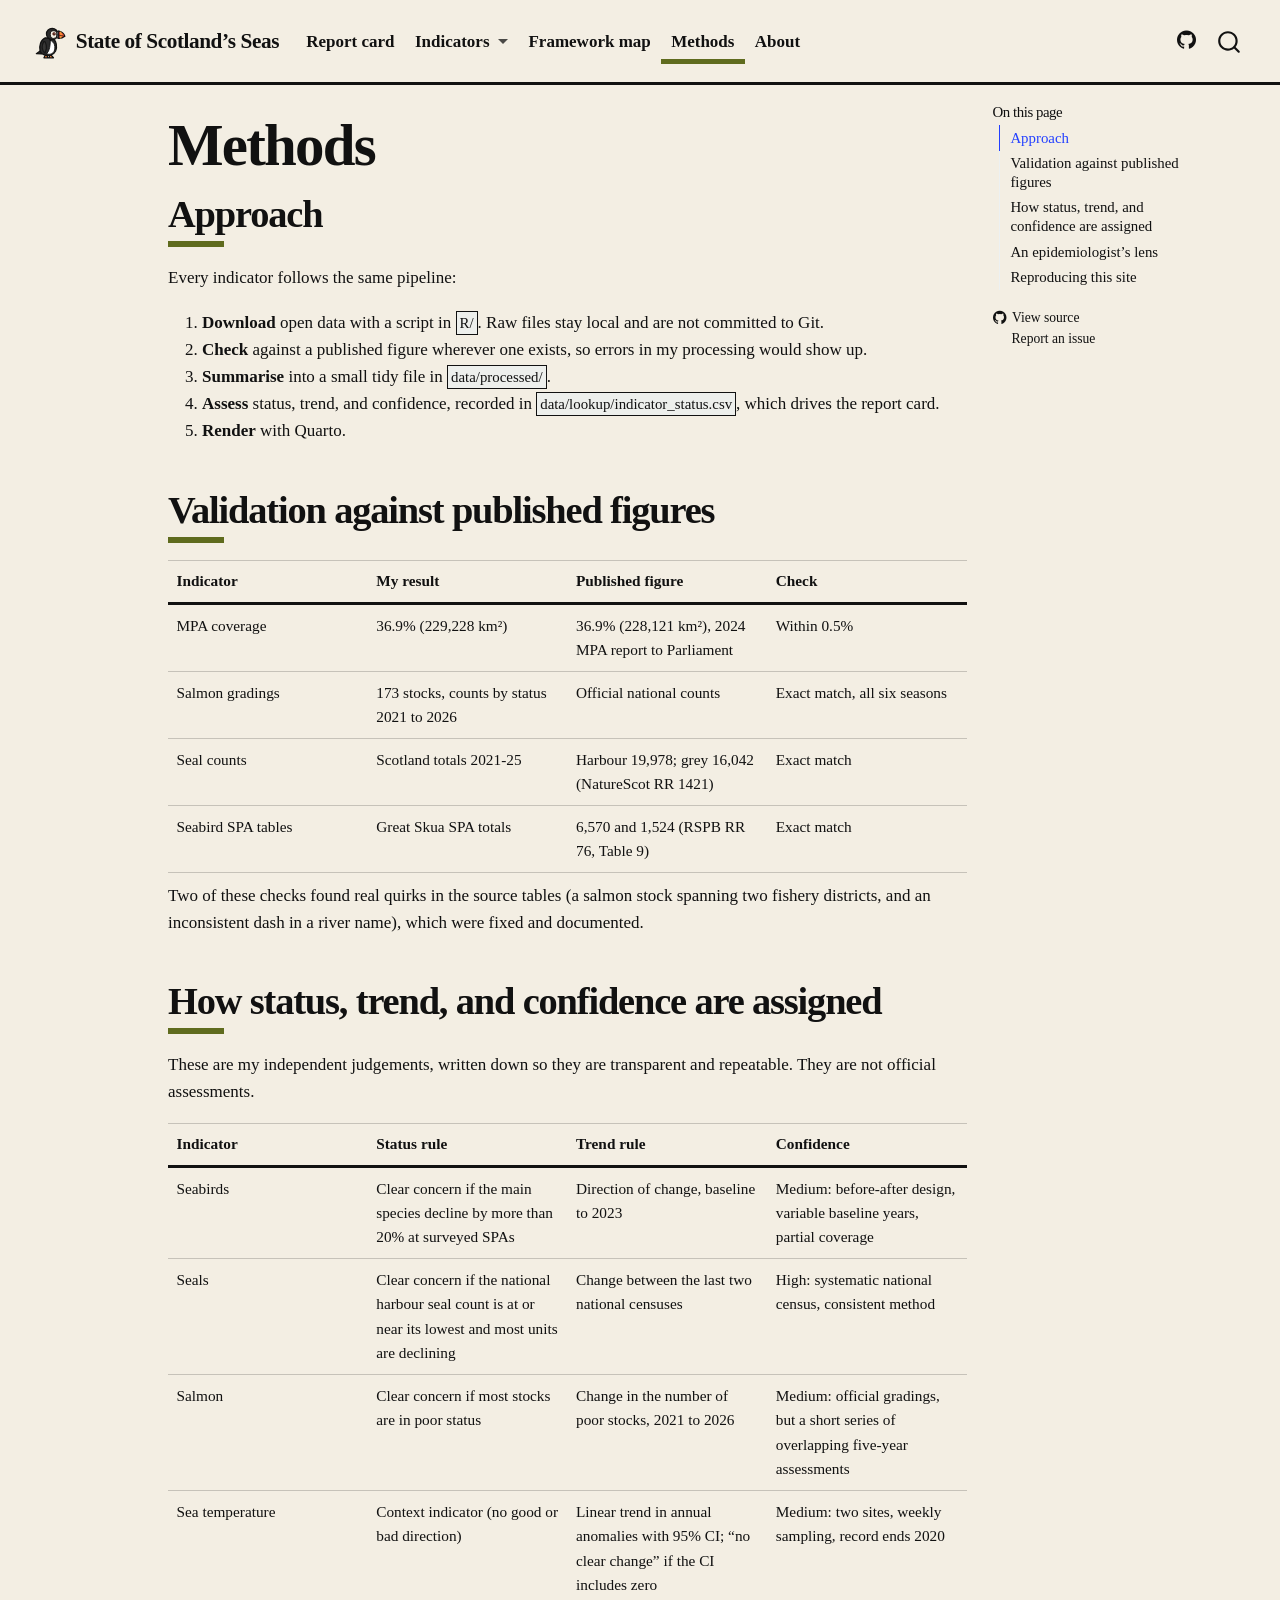
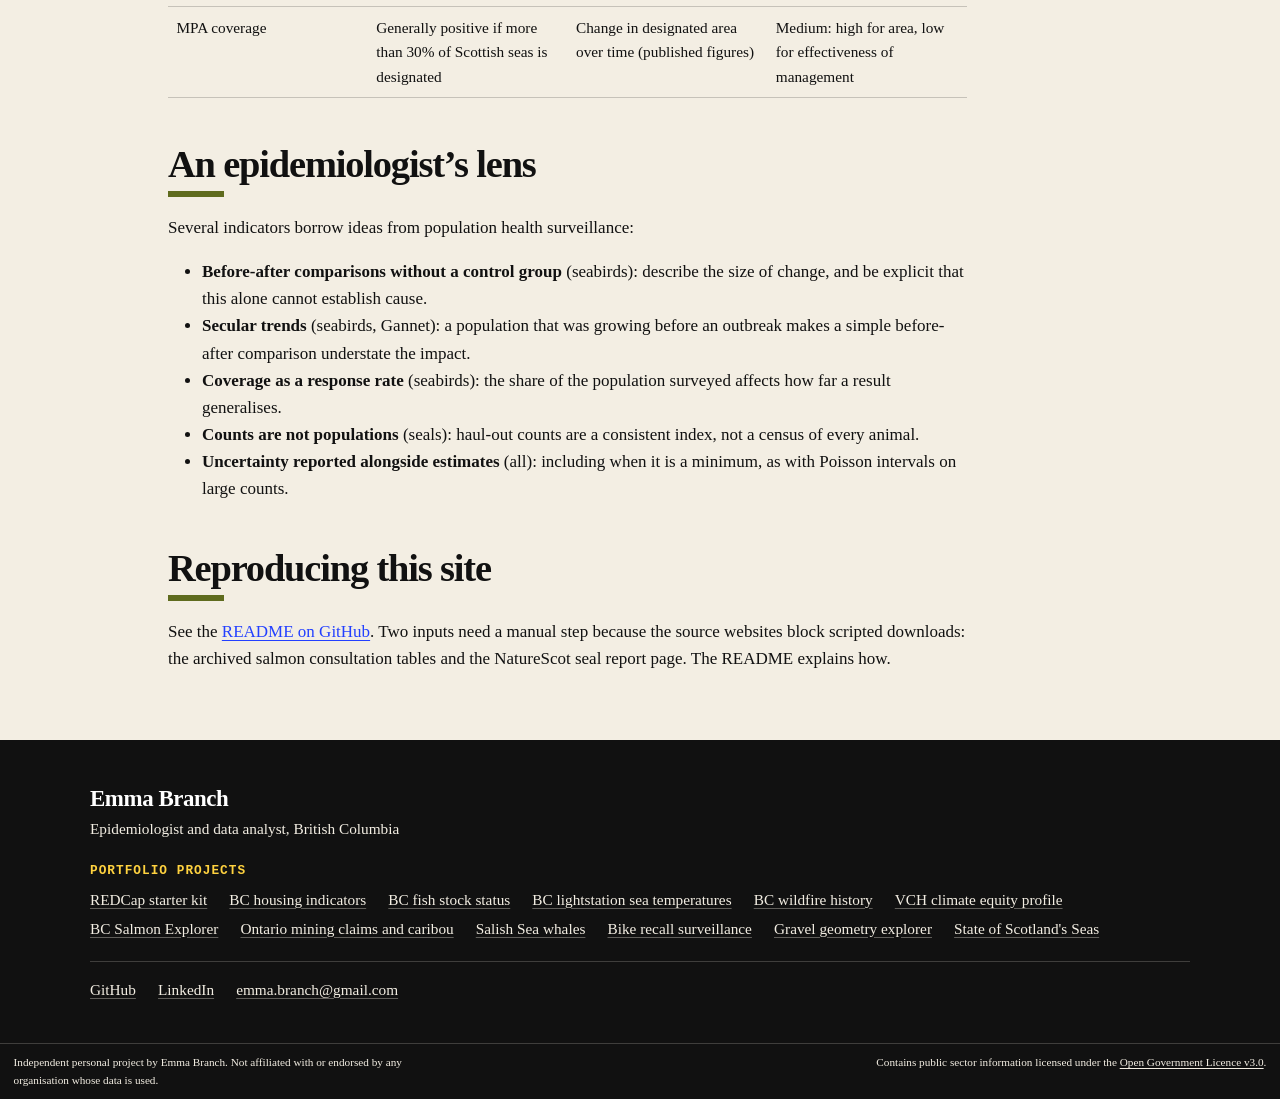
<file: methods.html>
<!DOCTYPE html>
<html xmlns="http://www.w3.org/1999/xhtml" lang="en" xml:lang="en"><head>

<meta charset="utf-8">
<meta name="generator" content="quarto-1.11.9">

<meta name="viewport" content="width=device-width, initial-scale=1.0, user-scalable=yes">


<title>Methods – State of Scotland’s Seas</title>
<style>
/* Default styles provided by pandoc.
** See https://pandoc.org/MANUAL.html#variables-for-html for config info.
*/
span.smallcaps{font-variant: small-caps;}
div.columns{display: flex; gap: 1.5em;}
div.column{flex: auto;}
@media screen {
div.columns{gap: min(4vw, 1.5em);}
div.column{overflow-x: auto;}
}
div.hanging-indent{margin-left: 1.5em; text-indent: -1.5em;}
ul.task-list{list-style: none;}
ul.task-list li input[type="checkbox"] {
  width: 0.8em;
  margin: 0 0.8em 0.2em -1em; /* quarto-specific, see https://github.com/quarto-dev/quarto-cli/issues/4556 */ 
  vertical-align: middle;
}
</style>


<script src="site_libs/quarto-nav/quarto-nav.js"></script>
<script src="site_libs/quarto-nav/headroom.min.js"></script>
<script src="site_libs/clipboard/clipboard.min.js"></script>
<script src="site_libs/quarto-search/autocomplete.umd.js"></script>
<script src="site_libs/quarto-search/fuse.min.js"></script>
<script src="site_libs/quarto-search/quarto-search.js"></script>
<meta name="quarto:offset" content="./">
<link href="./images/favicon.png" rel="icon" type="image/png">
<script src="site_libs/quarto-html/quarto.js" type="module"></script>
<script src="site_libs/quarto-html/tabsets/tabsets.js" type="module"></script>
<script src="site_libs/quarto-html/scrollable-regions/scrollable-regions.js" type="module"></script>
<script src="site_libs/quarto-html/popper.min.js"></script>
<script src="site_libs/quarto-html/tippy.umd.min.js"></script>
<script src="site_libs/quarto-html/anchor.min.js"></script>
<link href="site_libs/quarto-html/tippy.css" rel="stylesheet">
<link href="site_libs/quarto-html/quarto-syntax-highlighting-06df27c8158acedd5d263560cd4ba62e.css" rel="stylesheet" class="quarto-color-scheme" id="quarto-text-highlighting-styles">
<link href="site_libs/quarto-html/quarto-syntax-highlighting-dark-07e23dae4c3757ea2bcd5d8a79ca1ee5.css" rel="stylesheet" class="quarto-color-scheme quarto-color-alternate" id="quarto-text-highlighting-styles">
<link href="site_libs/quarto-html/quarto-syntax-highlighting-06df27c8158acedd5d263560cd4ba62e.css" rel="stylesheet" class="quarto-color-scheme-extra" id="quarto-text-highlighting-styles">
<script src="site_libs/bootstrap/bootstrap.min.js"></script>
<link href="site_libs/bootstrap/bootstrap-icons.css" rel="stylesheet">
<link href="site_libs/bootstrap/bootstrap-87e43cbbf5e1aac36eca640e26454e3c.min.css" rel="stylesheet" append-hash="true" class="quarto-color-scheme" id="quarto-bootstrap" data-mode="light">
<link href="site_libs/bootstrap/bootstrap-dark-86aef4181bd498c8d0bf710744476ea2.min.css" rel="stylesheet" append-hash="true" class="quarto-color-scheme quarto-color-alternate" id="quarto-bootstrap" data-mode="light">
<link href="site_libs/bootstrap/bootstrap-87e43cbbf5e1aac36eca640e26454e3c.min.css" rel="stylesheet" append-hash="true" class="quarto-color-scheme-extra" id="quarto-bootstrap" data-mode="light">
<script id="quarto-search-options" type="application/json">{
  "location": "navbar",
  "copy-button": false,
  "collapse-after": 3,
  "panel-placement": "end",
  "type": "overlay",
  "limit": 50,
  "keyboard-shortcut": [
    "f",
    "/",
    "s"
  ],
  "show-item-context": false,
  "language": {
    "search-no-results-text": "No results",
    "search-matching-documents-text": "matching documents",
    "search-copy-link-title": "Copy link to search",
    "search-hide-matches-text": "Hide additional matches",
    "search-more-match-text": "more match in this document",
    "search-more-matches-text": "more matches in this document",
    "search-clear-button-title": "Clear",
    "search-text-placeholder": "",
    "search-detached-cancel-button-title": "Cancel",
    "search-submit-button-title": "Submit",
    "search-label": "Search"
  }
}</script>
<style>html{ scroll-behavior: smooth; }</style>


<meta property="og:title" content="Methods – State of Scotland’s Seas">
<meta property="og:description" content="An independent indicator report card for Scotland’s seas, built from open data.">
<meta property="og:image" content="https://emmabranch.github.io/scotland-seas-indicators/images/social-card.png">
<meta property="og:site_name" content="State of Scotland’s Seas">
<meta property="og:image:alt" content="State of Scotland's Seas: an independent indicator report card for Scotland's seas">
<meta property="og:image:height" content="640">
<meta property="og:image:width" content="1280">
<meta name="twitter:title" content="Methods – State of Scotland’s Seas">
<meta name="twitter:description" content="An independent indicator report card for Scotland’s seas, built from open data.">
<meta name="twitter:image" content="https://emmabranch.github.io/scotland-seas-indicators/images/social-card.png">
<meta name="twitter:card" content="summary_large_image">
</head>

<body class="nav-fixed quarto-light"><a id="quarto-skip-link" class="visually-hidden-focusable" href="#quarto-document-content">Skip to main content</a>

<div id="quarto-search-results"></div>
  <header id="quarto-header" class="headroom fixed-top">
    <nav class="navbar navbar-expand-lg " data-bs-theme="dark" aria-label="Site">
      <div class="navbar-container container-fluid">
      <div class="navbar-brand-container mx-auto">
    <a href="./index.html" class="navbar-brand navbar-brand-logo">
    <img src="./images/motif.svg" alt="" class="navbar-logo light-content">
    <img src="./images/motif.svg" alt="" class="navbar-logo dark-content">
    </a>
    <a class="navbar-brand" href="./index.html">
    <span class="navbar-title">State of Scotland’s Seas</span>
    </a>
  </div>
          <button class="navbar-toggler" type="button" data-bs-toggle="collapse" data-bs-target="#navbarCollapse" aria-controls="navbarCollapse" aria-expanded="false" aria-label="Toggle navigation" onclick="if (window.quartoToggleHeadroom) { window.quartoToggleHeadroom(); }">
  <span class="navbar-toggler-icon"></span>
</button>
          <div class="collapse navbar-collapse" id="navbarCollapse">
            <ul class="navbar-nav navbar-nav-scroll me-auto">
  <li class="nav-item">
    <a class="nav-link" href="./index.html"> 
<span class="menu-text">Report card</span></a>
  </li>  
  <li class="nav-item dropdown ">
    <a class="nav-link dropdown-toggle" href="#" id="nav-menu-indicators" role="link" data-bs-toggle="dropdown" aria-expanded="false">
 <span class="menu-text">Indicators</span>
    </a>
    <ul class="dropdown-menu" aria-labelledby="nav-menu-indicators">    
        <li>
    <a class="dropdown-item" href="./indicators/seabirds.html">
 <span class="dropdown-text">Seabirds after avian flu (deep dive)</span></a>
  </li>  
        <li>
    <a class="dropdown-item" href="./indicators/seabird-story.html">
 <span class="dropdown-text">↳ The outbreak, colony by colony (story)</span></a>
  </li>  
        <li>
    <a class="dropdown-item" href="./indicators/seals.html">
 <span class="dropdown-text">Seals</span></a>
  </li>  
        <li>
    <a class="dropdown-item" href="./indicators/salmon.html">
 <span class="dropdown-text">Wild salmon</span></a>
  </li>  
        <li>
    <a class="dropdown-item" href="./indicators/sea-temperature.html">
 <span class="dropdown-text">Sea temperature</span></a>
  </li>  
        <li>
    <a class="dropdown-item" href="./indicators/mpas.html">
 <span class="dropdown-text">MPA coverage and 30x30</span></a>
  </li>  
    </ul>
  </li>
  <li class="nav-item">
    <a class="nav-link" href="./framework.html"> 
<span class="menu-text">Framework map</span></a>
  </li>  
  <li class="nav-item">
    <a class="nav-link active" href="./methods.html" aria-current="page"> 
<span class="menu-text">Methods</span></a>
  </li>  
  <li class="nav-item">
    <a class="nav-link" href="./about.html"> 
<span class="menu-text">About</span></a>
  </li>  
</ul>
            <ul class="navbar-nav navbar-nav-scroll ms-auto">
  <li class="nav-item compact">
    <a class="nav-link" href="https://github.com/emmabranch/scotland-seas-indicators"> <i class="bi bi-github" role="img" aria-label="GitHub repository">
</i> 
<span class="menu-text"></span></a>
  </li>  
</ul>
          </div> <!-- /navcollapse -->
            <div class="quarto-navbar-tools">
</div>
            <div id="quarto-search" class="" title="Search"></div>
      </div> <!-- /container-fluid -->
    </nav>
</header>
<!-- content -->
<div id="quarto-content" class="quarto-container page-columns page-rows-contents page-layout-article page-navbar">
<!-- sidebar -->
<!-- margin-sidebar -->
    <div id="quarto-margin-sidebar" class="sidebar margin-sidebar">
        <nav id="TOC" role="doc-toc" aria-labelledby="toc-title" class="toc-active">
    <h2 id="toc-title">On this page</h2>
   
  <ul class="collapse">
  <li><a href="#approach" id="toc-approach" class="nav-link active" data-scroll-target="#approach">Approach</a></li>
  <li><a href="#validation-against-published-figures" id="toc-validation-against-published-figures" class="nav-link" data-scroll-target="#validation-against-published-figures">Validation against published figures</a></li>
  <li><a href="#how-status-trend-and-confidence-are-assigned" id="toc-how-status-trend-and-confidence-are-assigned" class="nav-link" data-scroll-target="#how-status-trend-and-confidence-are-assigned">How status, trend, and confidence are assigned</a></li>
  <li><a href="#an-epidemiologists-lens" id="toc-an-epidemiologists-lens" class="nav-link" data-scroll-target="#an-epidemiologists-lens">An epidemiologist’s lens</a></li>
  <li><a href="#reproducing-this-site" id="toc-reproducing-this-site" class="nav-link" data-scroll-target="#reproducing-this-site">Reproducing this site</a></li>
  </ul>
<div class="toc-actions"><ul class="collapse"><li><a href="https://github.com/emmabranch/scotland-seas-indicators/blob/main/methods.qmd" class="toc-action"><i class="bi bi-github"></i>View source</a></li><li><a href="https://github.com/emmabranch/scotland-seas-indicators/issues/new" class="toc-action"><i class="bi empty"></i>Report an issue</a></li></ul></div></nav>
    </div>
<!-- main -->
<main class="content" id="quarto-document-content" tabindex="-1">

<header id="title-block-header" class="quarto-title-block default">
<div class="quarto-title">
<h1 class="title">Methods</h1>
</div>



<div class="quarto-title-meta">

    
  
    
  </div>
  


</header>


<section id="approach" class="level2">
<h2 class="anchored" data-anchor-id="approach">Approach</h2>
<p>Every indicator follows the same pipeline:</p>
<ol type="1">
<li><strong>Download</strong> open data with a script in <code>R/</code>. Raw files stay local and are not committed to Git.</li>
<li><strong>Check</strong> against a published figure wherever one exists, so errors in my processing would show up.</li>
<li><strong>Summarise</strong> into a small tidy file in <code>data/processed/</code>.</li>
<li><strong>Assess</strong> status, trend, and confidence, recorded in <code>data/lookup/indicator_status.csv</code>, which drives the report card.</li>
<li><strong>Render</strong> with Quarto.</li>
</ol>
</section>
<section id="validation-against-published-figures" class="level2">
<h2 class="anchored" data-anchor-id="validation-against-published-figures">Validation against published figures</h2>
<table class="caption-top table">
<colgroup>
<col style="width: 25%">
<col style="width: 25%">
<col style="width: 25%">
<col style="width: 25%">
</colgroup>
<thead>
<tr class="header">
<th>Indicator</th>
<th>My result</th>
<th>Published figure</th>
<th>Check</th>
</tr>
</thead>
<tbody>
<tr class="odd">
<td>MPA coverage</td>
<td>36.9% (229,228 km²)</td>
<td>36.9% (228,121 km²), 2024 MPA report to Parliament</td>
<td>Within 0.5%</td>
</tr>
<tr class="even">
<td>Salmon gradings</td>
<td>173 stocks, counts by status 2021 to 2026</td>
<td>Official national counts</td>
<td>Exact match, all six seasons</td>
</tr>
<tr class="odd">
<td>Seal counts</td>
<td>Scotland totals 2021-25</td>
<td>Harbour 19,978; grey 16,042 (NatureScot RR 1421)</td>
<td>Exact match</td>
</tr>
<tr class="even">
<td>Seabird SPA tables</td>
<td>Great Skua SPA totals</td>
<td>6,570 and 1,524 (RSPB RR 76, Table 9)</td>
<td>Exact match</td>
</tr>
</tbody>
</table>
<p>Two of these checks found real quirks in the source tables (a salmon stock spanning two fishery districts, and an inconsistent dash in a river name), which were fixed and documented.</p>
</section>
<section id="how-status-trend-and-confidence-are-assigned" class="level2">
<h2 class="anchored" data-anchor-id="how-status-trend-and-confidence-are-assigned">How status, trend, and confidence are assigned</h2>
<p>These are my independent judgements, written down so they are transparent and repeatable. They are not official assessments.</p>
<table class="caption-top table">
<colgroup>
<col style="width: 25%">
<col style="width: 25%">
<col style="width: 25%">
<col style="width: 25%">
</colgroup>
<thead>
<tr class="header">
<th>Indicator</th>
<th>Status rule</th>
<th>Trend rule</th>
<th>Confidence</th>
</tr>
</thead>
<tbody>
<tr class="odd">
<td>Seabirds</td>
<td>Clear concern if the main species decline by more than 20% at surveyed SPAs</td>
<td>Direction of change, baseline to 2023</td>
<td>Medium: before-after design, variable baseline years, partial coverage</td>
</tr>
<tr class="even">
<td>Seals</td>
<td>Clear concern if the national harbour seal count is at or near its lowest and most units are declining</td>
<td>Change between the last two national censuses</td>
<td>High: systematic national census, consistent method</td>
</tr>
<tr class="odd">
<td>Salmon</td>
<td>Clear concern if most stocks are in poor status</td>
<td>Change in the number of poor stocks, 2021 to 2026</td>
<td>Medium: official gradings, but a short series of overlapping five-year assessments</td>
</tr>
<tr class="even">
<td>Sea temperature</td>
<td>Context indicator (no good or bad direction)</td>
<td>Linear trend in annual anomalies with 95% CI; “no clear change” if the CI includes zero</td>
<td>Medium: two sites, weekly sampling, record ends 2020</td>
</tr>
<tr class="odd">
<td>MPA coverage</td>
<td>Generally positive if more than 30% of Scottish seas is designated</td>
<td>Change in designated area over time (published figures)</td>
<td>Medium: high for area, low for effectiveness of management</td>
</tr>
</tbody>
</table>
</section>
<section id="an-epidemiologists-lens" class="level2">
<h2 class="anchored" data-anchor-id="an-epidemiologists-lens">An epidemiologist’s lens</h2>
<p>Several indicators borrow ideas from population health surveillance:</p>
<ul>
<li><strong>Before-after comparisons without a control group</strong> (seabirds): describe the size of change, and be explicit that this alone cannot establish cause.</li>
<li><strong>Secular trends</strong> (seabirds, Gannet): a population that was growing before an outbreak makes a simple before-after comparison understate the impact.</li>
<li><strong>Coverage as a response rate</strong> (seabirds): the share of the population surveyed affects how far a result generalises.</li>
<li><strong>Counts are not populations</strong> (seals): haul-out counts are a consistent index, not a census of every animal.</li>
<li><strong>Uncertainty reported alongside estimates</strong> (all): including when it is a minimum, as with Poisson intervals on large counts.</li>
</ul>
</section>
<section id="reproducing-this-site" class="level2">
<h2 class="anchored" data-anchor-id="reproducing-this-site">Reproducing this site</h2>
<p>See the <a href="https://github.com/emmabranch/scotland-seas-indicators#readme">README on GitHub</a>. Two inputs need a manual step because the source websites block scripted downloads: the archived salmon consultation tables and the NatureScot seal report page. The README explains how.</p>


</section>

</main> <!-- /main -->
<!-- Shared portfolio footer. Master copy: /Users/ecox/projects/_brand-kit/footer.html -->
<footer class="eb-footer" role="contentinfo">
  <div class="eb-footer-inner">
    <div class="eb-footer-name">Emma Branch</div>
    <div class="eb-footer-tag">Epidemiologist and data analyst, British Columbia</div>
    <div class="eb-footer-heading">Portfolio projects</div>
    <nav class="eb-footer-projects" aria-label="Portfolio projects">
      <a href="https://emmabranch.github.io/redcap-starter-kit/">REDCap starter kit</a>
      <a href="https://emmabranch.github.io/bc-housing-indicators/">BC housing indicators</a>
      <a href="https://emmabranch.github.io/bc-fish-stock-status/">BC fish stock status</a>
      <a href="https://emmabranch.github.io/bc-lightstation-qc/">BC lightstation sea temperatures</a>
      <a href="https://emmabranch.github.io/bc-wildfire-bigquery/">BC wildfire history</a>
      <a href="https://emmabranch.github.io/vch-climate-equity-profile/">VCH climate equity profile</a>
      <a href="https://emmabranch.shinyapps.io/bc-salmon-explorer">BC Salmon Explorer</a>
      <a href="https://emmabranch.github.io/ontario-claims-caribou/">Ontario mining claims and caribou</a>
      <a href="https://emmabranch.github.io/salish-sea-whales/">Salish Sea whales</a>
      <a href="https://emmabranch.github.io/bike-recall-surveillance/">Bike recall surveillance</a>
      <a href="https://emmabranch.github.io/gravel-geometry/">Gravel geometry explorer</a>
      <a href="https://emmabranch.github.io/scotland-seas-indicators/">State of Scotland's Seas</a>
    </nav>
    <div class="eb-footer-contact">
      <a href="https://github.com/emmabranch">GitHub</a>
      <a href="https://www.linkedin.com/in/embranch/">LinkedIn</a>
      <a href="mailto:emma.branch@gmail.com">emma.branch@gmail.com</a>
    </div>
  </div>
</footer>
<script>
  /* Quarto places included HTML inside the page layout. Move the top bar
     and footer to the edges of the page so they span the full width. */
  document.addEventListener("DOMContentLoaded", function () {
    var bar = document.querySelector(".eb-topbar");
    if (bar) document.body.insertBefore(bar, document.body.firstChild);
    /* Optional hero for single-page reports (report-hero.html): put it
       straight after the top bar, above the report itself. */
    var rhero = document.querySelector(".eb-report-hero");
    if (rhero) {
      if (bar) bar.parentNode.insertBefore(rhero, bar.nextSibling);
      else document.body.insertBefore(rhero, document.body.firstChild);
      document.body.classList.add("has-report-hero");
      /* The report card is lifted over the hero, which makes each section's
         offsetTop relative to the card instead of the page. Quarto's table of
         contents reads offsetTop, so give each section its true page position. */
      document.querySelectorAll("main.content section[id]").forEach(function (sec) {
        Object.defineProperty(sec, "offsetTop", {
          configurable: true,
          get: function () { return this.getBoundingClientRect().top + window.scrollY; }
        });
      });
      /* Optional background stripes drawn by R inside the report
         (a div with class "eb-hero-stripes"): move them into the hero. */
      var stripes = document.querySelector(".eb-hero-stripes");
      if (stripes) { stripes.classList.add("hero-bg"); rhero.insertBefore(stripes, rhero.firstChild); }
    }
    var foot = document.querySelector(".eb-footer");
    if (foot) {
      /* On websites, put it just above Quarto's own footer (which holds the
         project disclaimer); otherwise at the very end of the page. */
      var qfoot = document.querySelector("footer.footer");
      if (qfoot) qfoot.parentNode.insertBefore(foot, qfoot);
      else document.body.appendChild(foot);
    }
    /* On phones, close the navbar menu after a link is tapped. Links to a
       section of the same page don't reload it, so the menu would stay open. */
    document.querySelectorAll(".navbar-collapse .nav-link:not(.dropdown-toggle)").forEach(function (link) {
      link.addEventListener("click", function () {
        var menu = document.querySelector(".navbar-collapse.show");
        if (menu && window.bootstrap) window.bootstrap.Collapse.getOrCreateInstance(menu).hide();
      });
    });
    /* Hide Quarto's empty footer columns so they don't add space on phones */
    document.querySelectorAll(".nav-footer-left, .nav-footer-right").forEach(function (el) {
      if (!el.children.length && !el.textContent.replace(/[\s\u00a0]/g, "")) el.style.display = "none";
    });
  });
</script>
<script id="quarto-html-after-body" type="application/javascript">
  window.document.addEventListener("DOMContentLoaded", function (event) {
    const icon = "";
    const anchorJS = new window.AnchorJS();
    anchorJS.options = {
      placement: 'right',
      icon: icon
    };
    anchorJS.add('.anchored');
    const isCodeAnnotation = (el) => {
      for (const clz of el.classList) {
        if (clz.startsWith('code-annotation-')) {                     
          return true;
        }
      }
      return false;
    }
    const onCopySuccess = function(e) {
      // button target
      const button = e.trigger;
      // don't keep focus
      button.blur();
      // flash "checked"
      button.classList.add('code-copy-button-checked');
      var currentTitle = button.getAttribute("title");
      button.setAttribute("title", "Copied!");
      let tooltip;
      if (window.bootstrap) {
        button.setAttribute("data-bs-toggle", "tooltip");
        button.setAttribute("data-bs-placement", "left");
        button.setAttribute("data-bs-title", "Copied!");
        tooltip = new bootstrap.Tooltip(button, 
          { trigger: "manual", 
            customClass: "code-copy-button-tooltip",
            offset: [0, -8]});
        tooltip.show();    
      }
      setTimeout(function() {
        if (tooltip) {
          tooltip.hide();
          button.removeAttribute("data-bs-title");
          button.removeAttribute("data-bs-toggle");
          button.removeAttribute("data-bs-placement");
        }
        button.setAttribute("title", currentTitle);
        button.classList.remove('code-copy-button-checked');
      }, 1000);
      // clear code selection
      e.clearSelection();
    }
    const getTextToCopy = function(trigger) {
      const outerScaffold = trigger.parentElement.cloneNode(true);
      const codeEl = outerScaffold.querySelector('code');
      for (const childEl of codeEl.children) {
        if (isCodeAnnotation(childEl)) {
          childEl.remove();
        }
      }
      return codeEl.innerText;
    }
    const clipboard = new window.ClipboardJS('.code-copy-button:not([data-in-quarto-modal])', {
      text: getTextToCopy
    });
    clipboard.on('success', onCopySuccess);
    if (window.document.getElementById('quarto-embedded-source-code-modal')) {
      const clipboardModal = new window.ClipboardJS('.code-copy-button[data-in-quarto-modal]', {
        text: getTextToCopy,
        container: window.document.getElementById('quarto-embedded-source-code-modal')
      });
      clipboardModal.on('success', onCopySuccess);
    }
      var localhostRegex = new RegExp(/^(?:http|https):\/\/localhost\:?[0-9]*\//);
      var mailtoRegex = new RegExp(/^mailto:/);
        var filterRegex = new RegExp("https:\/\/emmabranch\.github\.io\/scotland-seas-indicators");
      const newWindowLabel = "(opens in a new tab)";
      const newWindowNoteId = "quarto-ext-newwindow-label";
      // Links reference one hidden label through aria-describedby, so the
      // announcement never changes their accessible name.
      var describeNewWindow = (link) => {
        if (!window.document.getElementById(newWindowNoteId)) {
          var newWindowNote = window.document.createElement("span");
          newWindowNote.id = newWindowNoteId;
          newWindowNote.hidden = true;
          newWindowNote.textContent = newWindowLabel;
          window.document.body.appendChild(newWindowNote);
        }
        var describedBy = (link.getAttribute("aria-describedby") || "").split(/\s+/).filter(Boolean);
        if (!describedBy.includes(newWindowNoteId)) {
          describedBy.push(newWindowNoteId);
          link.setAttribute("aria-describedby", describedBy.join(" "));
        }
      }
      var isInternal = (href) => {
          return filterRegex.test(href) || localhostRegex.test(href) || mailtoRegex.test(href);
      }
      // Inspect non-navigation links and adorn them if external
      window.quartoDecorateExternalLinks = function (root) {
     var links = (root || window.document).querySelectorAll('a[href]:not(.nav-link):not(.navbar-brand):not(.toc-action):not(.sidebar-link):not(.sidebar-item-toggle):not(.pagination-link):not(.no-external):not([aria-hidden]):not(.dropdown-item):not(.quarto-navigation-tool):not(.about-link)');
      for (var i=0; i<links.length; i++) {
        const link = links[i];
        if (!isInternal(link.href)) {
          // undo the damage that might have been done by quarto-nav.js in the case of
          // links that we want to consider external
          if (link.dataset.originalHref !== undefined) {
            link.href = link.dataset.originalHref;
          }
            // target, if specified
            link.setAttribute("target", "_blank");
            if (link.getAttribute("rel") === null) {
              link.setAttribute("rel", "noopener");
            }
            describeNewWindow(link);
          if (!link.classList.contains('no-external-icon')) {
          }
        }
      }
      };
      window.quartoDecorateExternalLinks(window.document);
    // Esc closes the popup (WCAG 1.4.13) and focus leaving both trigger and
    // popup closes it (WCAG 2.4.11); tippy handles neither for interactive popups.
    const hideOnEscAndFocusOut = {
      name: 'hideOnEscAndFocusOut',
      defaultValue: true,
      fn(instance) {
        const dismiss = () => {
          // A show scheduled by the trigger delay would otherwise reopen it
          instance.clearDelayTimeouts();
          instance.hide();
        };
        const onKeyDown = (event) => {
          if (event.key !== 'Escape') {
            return;
          }
          // Keep Esc from also reaching page handlers (e.g. reveal.js overview),
          // except an open reveal.js slide menu, which Esc should close too.
          // The menu handles keys only when its keyboard option is on.
          const menuHandlesEsc = window.Reveal?.getPlugin?.('menu')?.isOpen() &&
            window.Reveal.getConfig().menu?.keyboard !== false;
          if (!menuHandlesEsc) {
            event.stopPropagation();
          }
          if (instance.popper.contains(window.document.activeElement)) {
            // Disabled while refocusing so the focus trigger does not reopen it
            instance.disable();
            instance.reference.focus();
            instance.enable();
          }
          dismiss();
        };
        const onFocusOut = (event) => {
          const target = event.relatedTarget;
          if (target && !instance.reference.contains(target) &&
              !instance.popper.contains(target)) {
            dismiss();
          }
        };
        // On the trigger too: a click trigger (code-annotations: select) has no
        // blur handling. Attached for the instance's lifetime so leaving the
        // trigger also cancels a show still pending on the trigger delay.
        instance.reference.addEventListener('focusout', onFocusOut);
        return {
          onShow() {
            window.document.addEventListener('keydown', onKeyDown, true);
            instance.popper.addEventListener('focusout', onFocusOut);
          },
          onHide() {
            window.document.removeEventListener('keydown', onKeyDown, true);
            instance.popper.removeEventListener('focusout', onFocusOut);
          },
          onDestroy() {
            instance.reference.removeEventListener('focusout', onFocusOut);
          },
        };
      },
    };
    function tippyHover(el, contentFn, onTriggerFn, onUntriggerFn) {
      const config = {
        allowHTML: true,
        maxWidth: 500,
        delay: 100,
        arrow: false,
        appendTo: function(el) {
            return el.parentElement;
        },
        interactive: true,
        interactiveBorder: 10,
        theme: 'quarto',
        placement: 'bottom-start',
        plugins: [hideOnEscAndFocusOut],
      };
      if (contentFn) {
        config.content = contentFn;
      }
      if (onTriggerFn) {
        config.onTrigger = onTriggerFn;
      }
      if (onUntriggerFn) {
        config.onUntrigger = onUntriggerFn;
      }
      window.tippy(el, config); 
    }
    const noterefs = window.document.querySelectorAll('a[role="doc-noteref"]');
    for (var i=0; i<noterefs.length; i++) {
      const ref = noterefs[i];
      tippyHover(ref, function() {
        // use id or data attribute instead here
        let href = ref.getAttribute('data-footnote-href') || ref.getAttribute('href');
        try { href = new URL(href).hash; } catch {}
        const id = href.replace(/^#\/?/, "");
        const note = window.document.getElementById(id);
        if (note) {
          return note.innerHTML;
        } else {
          return "";
        }
      });
    }
    const xrefs = window.document.querySelectorAll('a.quarto-xref');
    const processXRef = (id, note) => {
      // Strip column container classes
      const stripColumnClz = (el) => {
        el.classList.remove("page-full", "page-columns");
        if (el.children) {
          for (const child of el.children) {
            stripColumnClz(child);
          }
        }
      }
      stripColumnClz(note)
      if (id === null || id.startsWith('sec-')) {
        // Special case sections, only their first couple elements
        const container = document.createElement("div");
        if (note.children && note.children.length > 2) {
          container.appendChild(note.children[0].cloneNode(true));
          for (let i = 1; i < note.children.length; i++) {
            const child = note.children[i];
            if (child.tagName === "P" && child.innerText === "") {
              continue;
            } else {
              container.appendChild(child.cloneNode(true));
              break;
            }
          }
          if (window.Quarto?.typesetMath) {
            window.Quarto.typesetMath(container);
          }
          return container.innerHTML
        } else {
          if (window.Quarto?.typesetMath) {
            window.Quarto.typesetMath(note);
          }
          return note.innerHTML;
        }
      } else {
        // Remove any anchor links if they are present
        const anchorLink = note.querySelector('a.anchorjs-link');
        if (anchorLink) {
          anchorLink.remove();
        }
        if (window.Quarto?.typesetMath) {
          window.Quarto.typesetMath(note);
        }
        if (note.classList.contains("callout")) {
          return note.outerHTML;
        } else {
          return note.innerHTML;
        }
      }
    }
    for (var i=0; i<xrefs.length; i++) {
      const xref = xrefs[i];
      tippyHover(xref, undefined, function(instance) {
        instance.disable();
        let url = xref.getAttribute('href');
        let hash = undefined; 
        if (url.startsWith('#')) {
          hash = url;
        } else {
          try { hash = new URL(url).hash; } catch {}
        }
        if (hash) {
          const id = hash.replace(/^#\/?/, "");
          const note = window.document.getElementById(id);
          if (note !== null) {
            try {
              const html = processXRef(id, note.cloneNode(true));
              instance.setContent(html);
            } finally {
              instance.enable();
              instance.show();
            }
          } else {
            // See if we can fetch this
            fetch(url.split('#')[0])
            .then(res => res.text())
            .then(html => {
              const parser = new DOMParser();
              const htmlDoc = parser.parseFromString(html, "text/html");
              const note = htmlDoc.getElementById(id);
              if (note !== null) {
                const html = processXRef(id, note);
                instance.setContent(html);
              } 
            }).finally(() => {
              instance.enable();
              instance.show();
            });
          }
        } else {
          // See if we can fetch a full url (with no hash to target)
          // This is a special case and we should probably do some content thinning / targeting
          fetch(url)
          .then(res => res.text())
          .then(html => {
            const parser = new DOMParser();
            const htmlDoc = parser.parseFromString(html, "text/html");
            const note = htmlDoc.querySelector('main.content');
            if (note !== null) {
              // This should only happen for chapter cross references
              // (since there is no id in the URL)
              // remove the first header
              if (note.children.length > 0 && note.children[0].tagName === "HEADER") {
                note.children[0].remove();
              }
              const html = processXRef(null, note);
              instance.setContent(html);
            } 
          }).finally(() => {
            instance.enable();
            instance.show();
          });
        }
      }, function(instance) {
      });
    }
        let selectedAnnoteEl;
        const selectorForAnnotation = ( cell, annotation) => {
          let cellAttr = 'data-code-cell="' + cell + '"';
          let lineAttr = 'data-code-annotation="' +  annotation + '"';
          const selector = 'span[' + cellAttr + '][' + lineAttr + ']';
          return selector;
        }
        const selectCodeLines = (annoteEl) => {
          const doc = window.document;
          const targetCell = annoteEl.getAttribute("data-target-cell");
          const targetAnnotation = annoteEl.getAttribute("data-target-annotation");
          const annoteSpan = window.document.querySelector(selectorForAnnotation(targetCell, targetAnnotation));
          const lines = annoteSpan.getAttribute("data-code-lines").split(",");
          const lineIds = lines.map((line) => {
            return targetCell + "-" + line;
          })
          // Each band is positioned against its own containing block, which is
          // not the offsetParent of the lines, so place it from client rects.
          const placeBand = (band, firstEl, lastEl, codeBlock) => {
            const container = band.offsetParent;
            if (container === null) {
              return;
            }
            const containerRect = container.getBoundingClientRect();
            // Reveal.js scales slides with a transform, so convert client
            // pixels back to the CSS pixels of the container.
            const scale = containerRect.height / container.offsetHeight || 1;
            const firstRect = firstEl.getBoundingClientRect();
            const lastRect = lastEl.getBoundingClientRect();
            const top = (firstRect.top - containerRect.top) / scale - container.clientTop + container.scrollTop;
            const height = (lastRect.bottom - firstRect.top) / scale;
            band.style.top = top - 2 + "px";
            band.style.height = height + 4 + "px";
            if (codeBlock) {
              // Without the copy button wrapper, the containing block is wider
              // than the code block, so span the code block explicitly.
              const blockRect = codeBlock.getBoundingClientRect();
              band.style.left = (blockRect.left - containerRect.left) / scale - container.clientLeft + container.scrollLeft + "px";
              band.style.width = blockRect.width / scale + "px";
            }
          };
          if (lineIds.length > 0) {
            const el = window.document.getElementById(lineIds[0]);
            const lastEl = window.document.getElementById(lineIds[lineIds.length - 1]);
            const parent = el.parentElement.parentElement;
            // cook up a div (if necessary) and position it
            let div = window.document.getElementById("code-annotation-line-highlight");
            if (div === null) {
              div = window.document.createElement("div");
              div.setAttribute("id", "code-annotation-line-highlight");
              div.style.position = 'absolute';
              parent.appendChild(div);
            }
            placeBand(div, el, lastEl, parent.closest("div.sourceCode") || parent);
            let gutterDiv = window.document.getElementById("code-annotation-line-highlight-gutter");
            if (gutterDiv === null) {
              gutterDiv = window.document.createElement("div");
              gutterDiv.setAttribute("id", "code-annotation-line-highlight-gutter");
              gutterDiv.style.position = 'absolute';
              const codeCell = window.document.getElementById(targetCell);
              const gutter = codeCell.querySelector('.code-annotation-gutter');
              gutter.appendChild(gutterDiv);
            }
            placeBand(gutterDiv, el, lastEl);
            selectedAnnoteEl = annoteEl;
          }
        };
        const unselectCodeLines = () => {
          const elementsIds = ["code-annotation-line-highlight", "code-annotation-line-highlight-gutter"];
          elementsIds.forEach((elId) => {
            const div = window.document.getElementById(elId);
            if (div) {
              div.remove();
            }
          });
          selectedAnnoteEl = undefined;
        };
          // Handle positioning of the toggle
      window.addEventListener(
        "resize",
        throttle(() => {
          elRect = undefined;
          if (selectedAnnoteEl) {
            selectCodeLines(selectedAnnoteEl);
          }
        }, 10)
      );
      function throttle(fn, ms) {
      let throttle = false;
      let timer;
        return (...args) => {
          if(!throttle) { // first call gets through
              fn.apply(this, args);
              throttle = true;
          } else { // all the others get throttled
              if(timer) clearTimeout(timer); // cancel #2
              timer = setTimeout(() => {
                fn.apply(this, args);
                timer = throttle = false;
              }, ms);
          }
        };
      }
        // Attach click handler to the DT
        const annoteDls = window.document.querySelectorAll('dt[data-target-cell]');
        for (const annoteDlNode of annoteDls) {
          annoteDlNode.addEventListener('click', (event) => {
            const clickedEl = event.target;
            if (clickedEl !== selectedAnnoteEl) {
              unselectCodeLines();
              const activeEl = window.document.querySelector('dt[data-target-cell].code-annotation-active');
              if (activeEl) {
                activeEl.classList.remove('code-annotation-active');
              }
              selectCodeLines(clickedEl);
              clickedEl.classList.add('code-annotation-active');
            } else {
              // Unselect the line
              unselectCodeLines();
              clickedEl.classList.remove('code-annotation-active');
            }
          });
        }
    const findCites = (el) => {
      const parentEl = el.parentElement;
      if (parentEl) {
        const cites = parentEl.dataset.cites;
        if (cites) {
          return {
            el,
            cites: cites.split(' ')
          };
        } else {
          return findCites(el.parentElement)
        }
      } else {
        return undefined;
      }
    };
    var bibliorefs = window.document.querySelectorAll('a[role="doc-biblioref"]');
    for (var i=0; i<bibliorefs.length; i++) {
      const ref = bibliorefs[i];
      const citeInfo = findCites(ref);
      if (citeInfo) {
        tippyHover(citeInfo.el, function() {
          var popup = window.document.createElement('div');
          citeInfo.cites.forEach(function(cite) {
            var citeDiv = window.document.createElement('div');
            citeDiv.classList.add('hanging-indent');
            citeDiv.classList.add('csl-entry');
            var biblioDiv = window.document.getElementById('ref-' + cite);
            if (biblioDiv) {
              citeDiv.innerHTML = biblioDiv.innerHTML;
            }
            popup.appendChild(citeDiv);
          });
          return popup.innerHTML;
        });
      }
    }
  });
  </script>
  <script type="application/javascript">
  window.quartoScrollableRegionsLabels = {"code":"Scrollable code","output":"Scrollable output"};
  </script>
</div> <!-- /content -->
<footer class="footer">
  <div class="nav-footer">
    <div class="nav-footer-left">
<p>Independent personal project by Emma Branch. Not affiliated with or endorsed by any organisation whose data is used.</p>
</div>   
    <div class="nav-footer-center">
      &nbsp;
    <div class="toc-actions d-sm-block d-md-none"><ul><li><a href="https://github.com/emmabranch/scotland-seas-indicators/blob/main/methods.qmd" class="toc-action"><i class="bi bi-github"></i>View source</a></li><li><a href="https://github.com/emmabranch/scotland-seas-indicators/issues/new" class="toc-action"><i class="bi empty"></i>Report an issue</a></li></ul></div></div>
    <div class="nav-footer-right">
<p>Contains public sector information licensed under the <a href="https://www.nationalarchives.gov.uk/doc/open-government-licence/version/3/">Open Government Licence v3.0</a>.</p>
</div>
  </div>
</footer>




<script src="site_libs/quarto-html/zenscroll-min.js"></script>
</body></html>
</file>
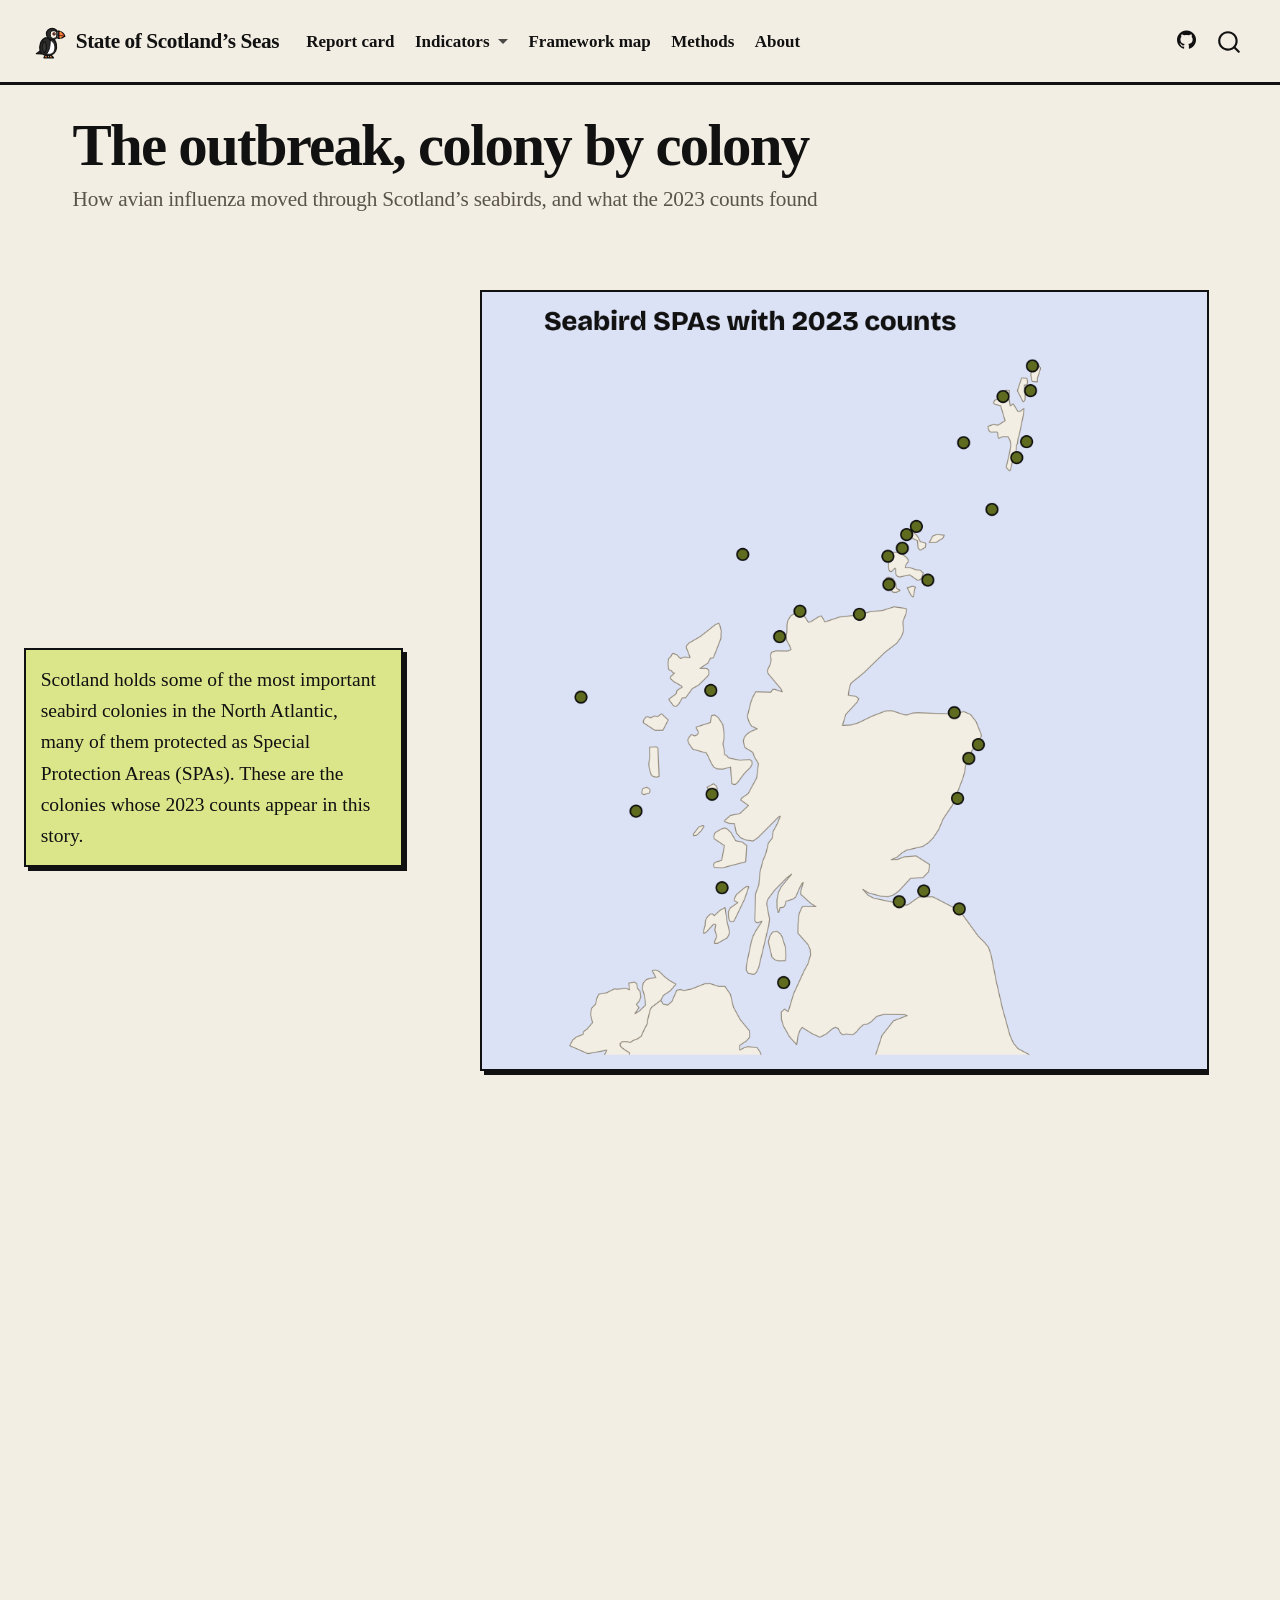
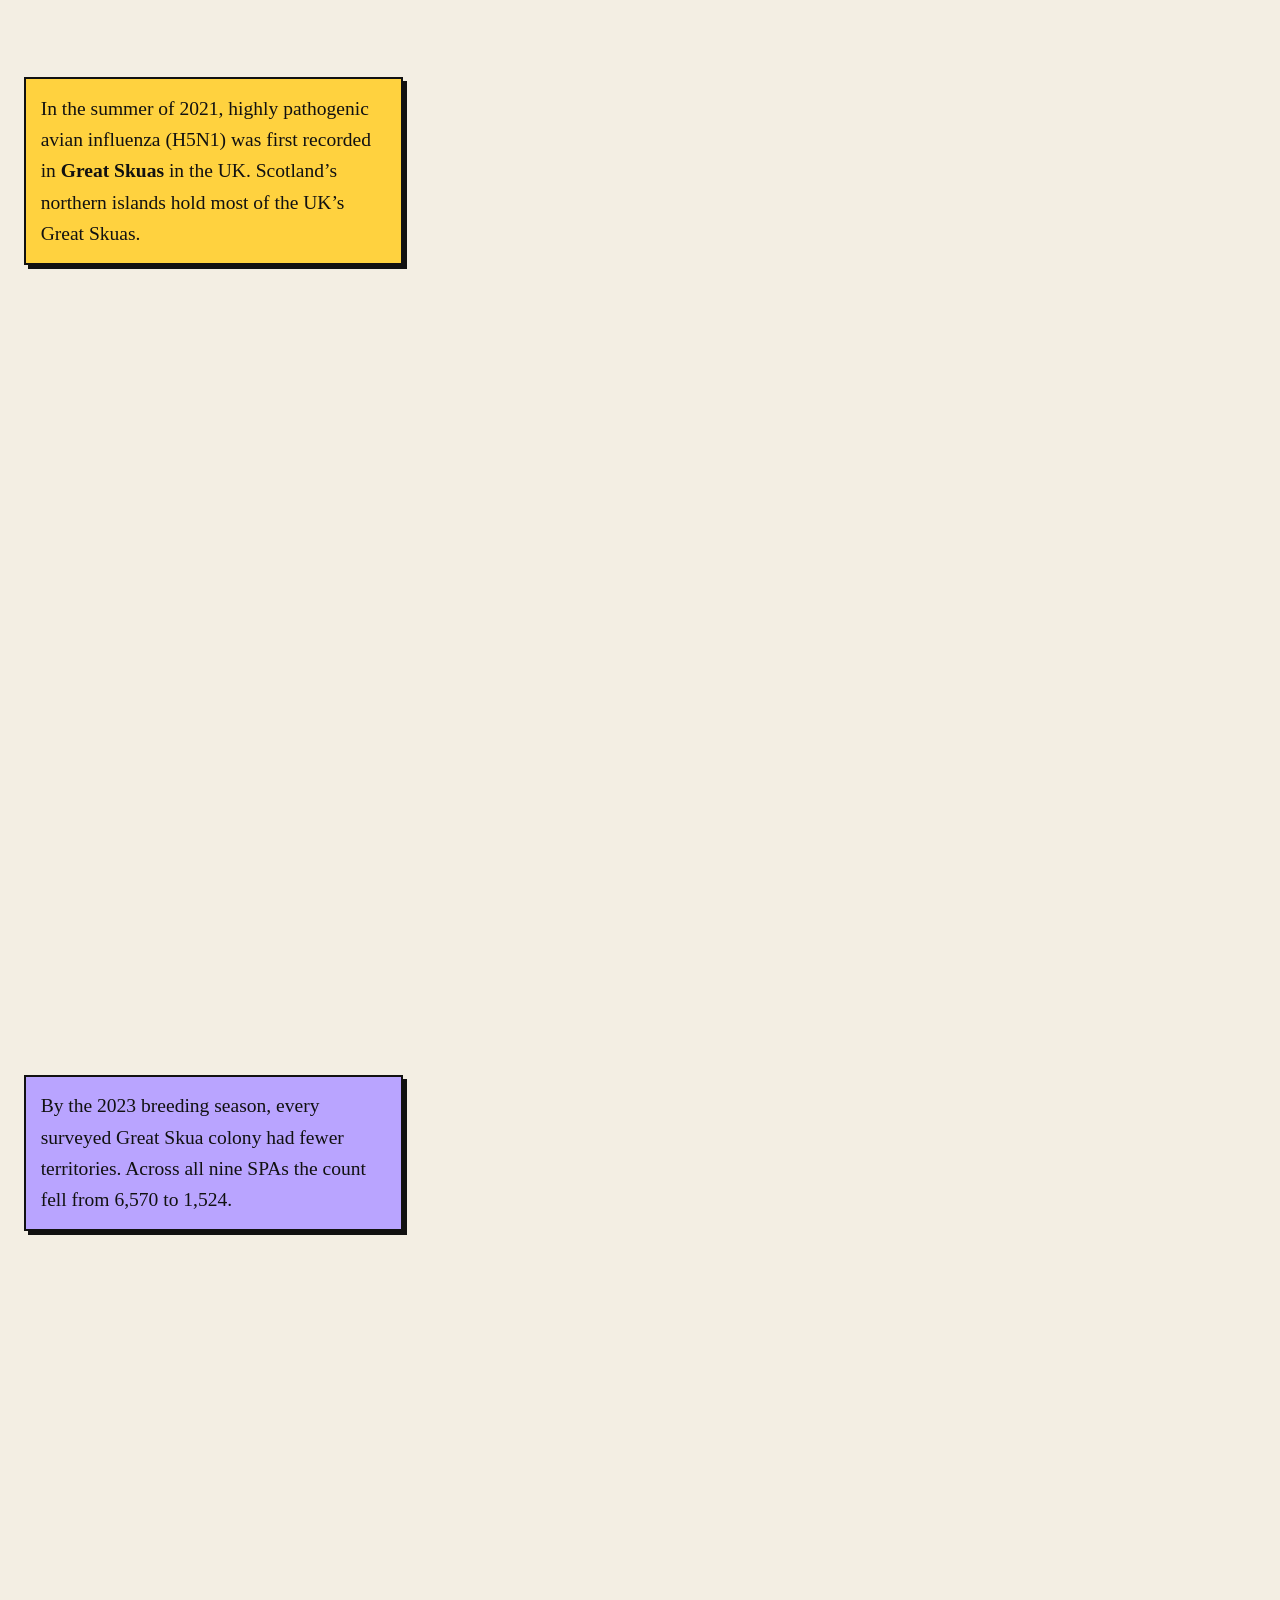
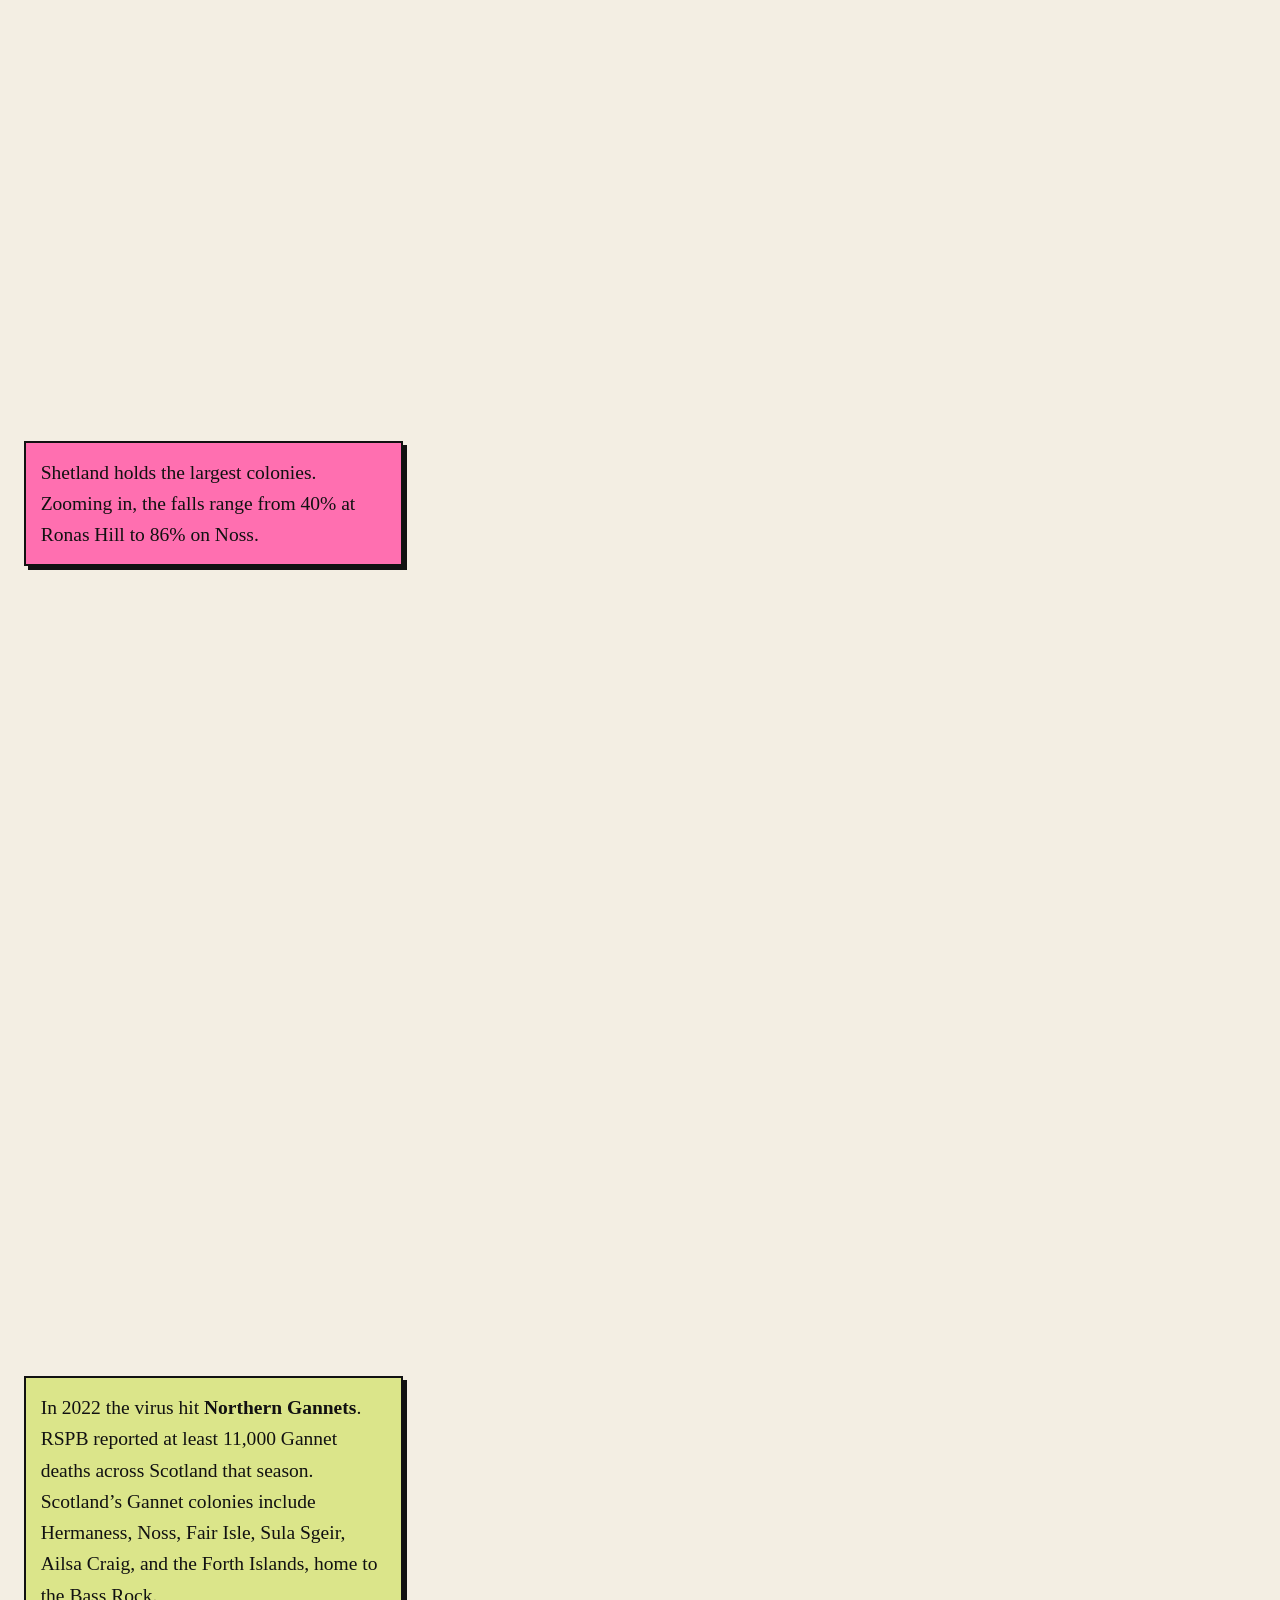
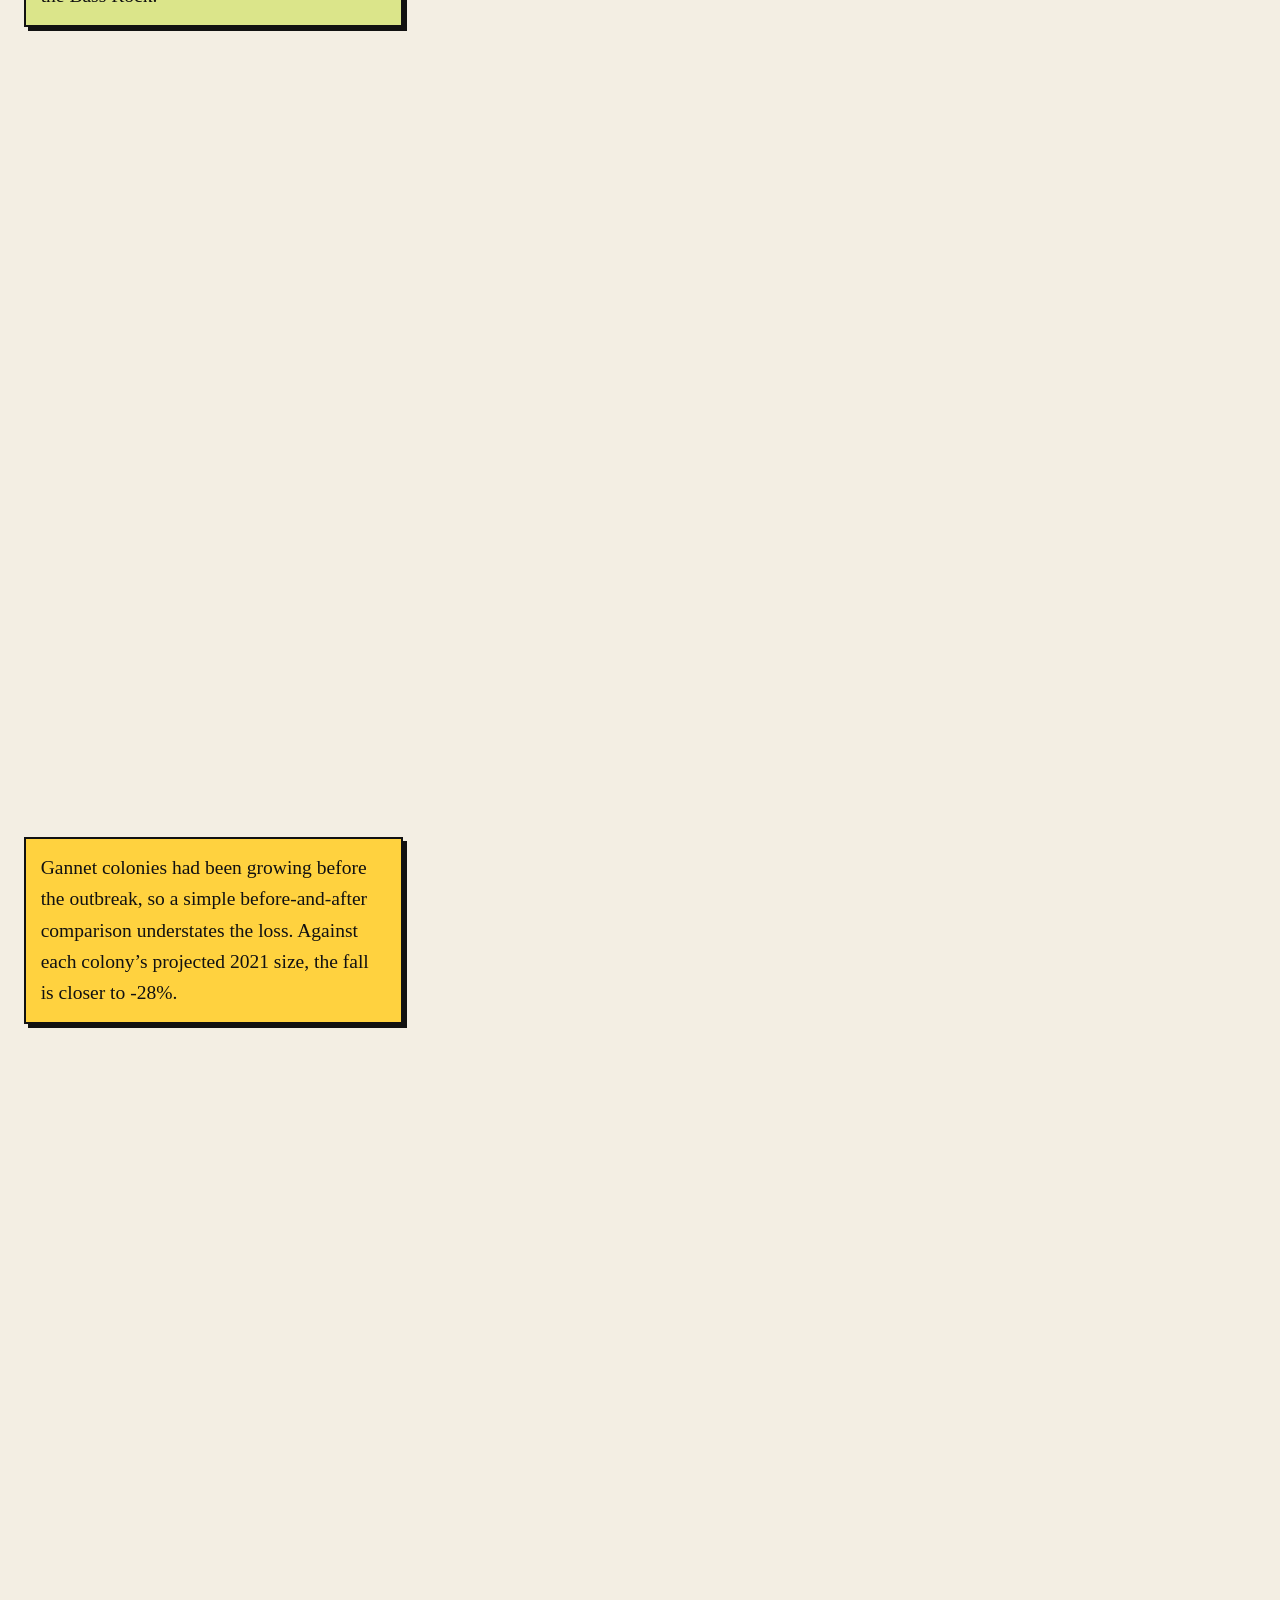
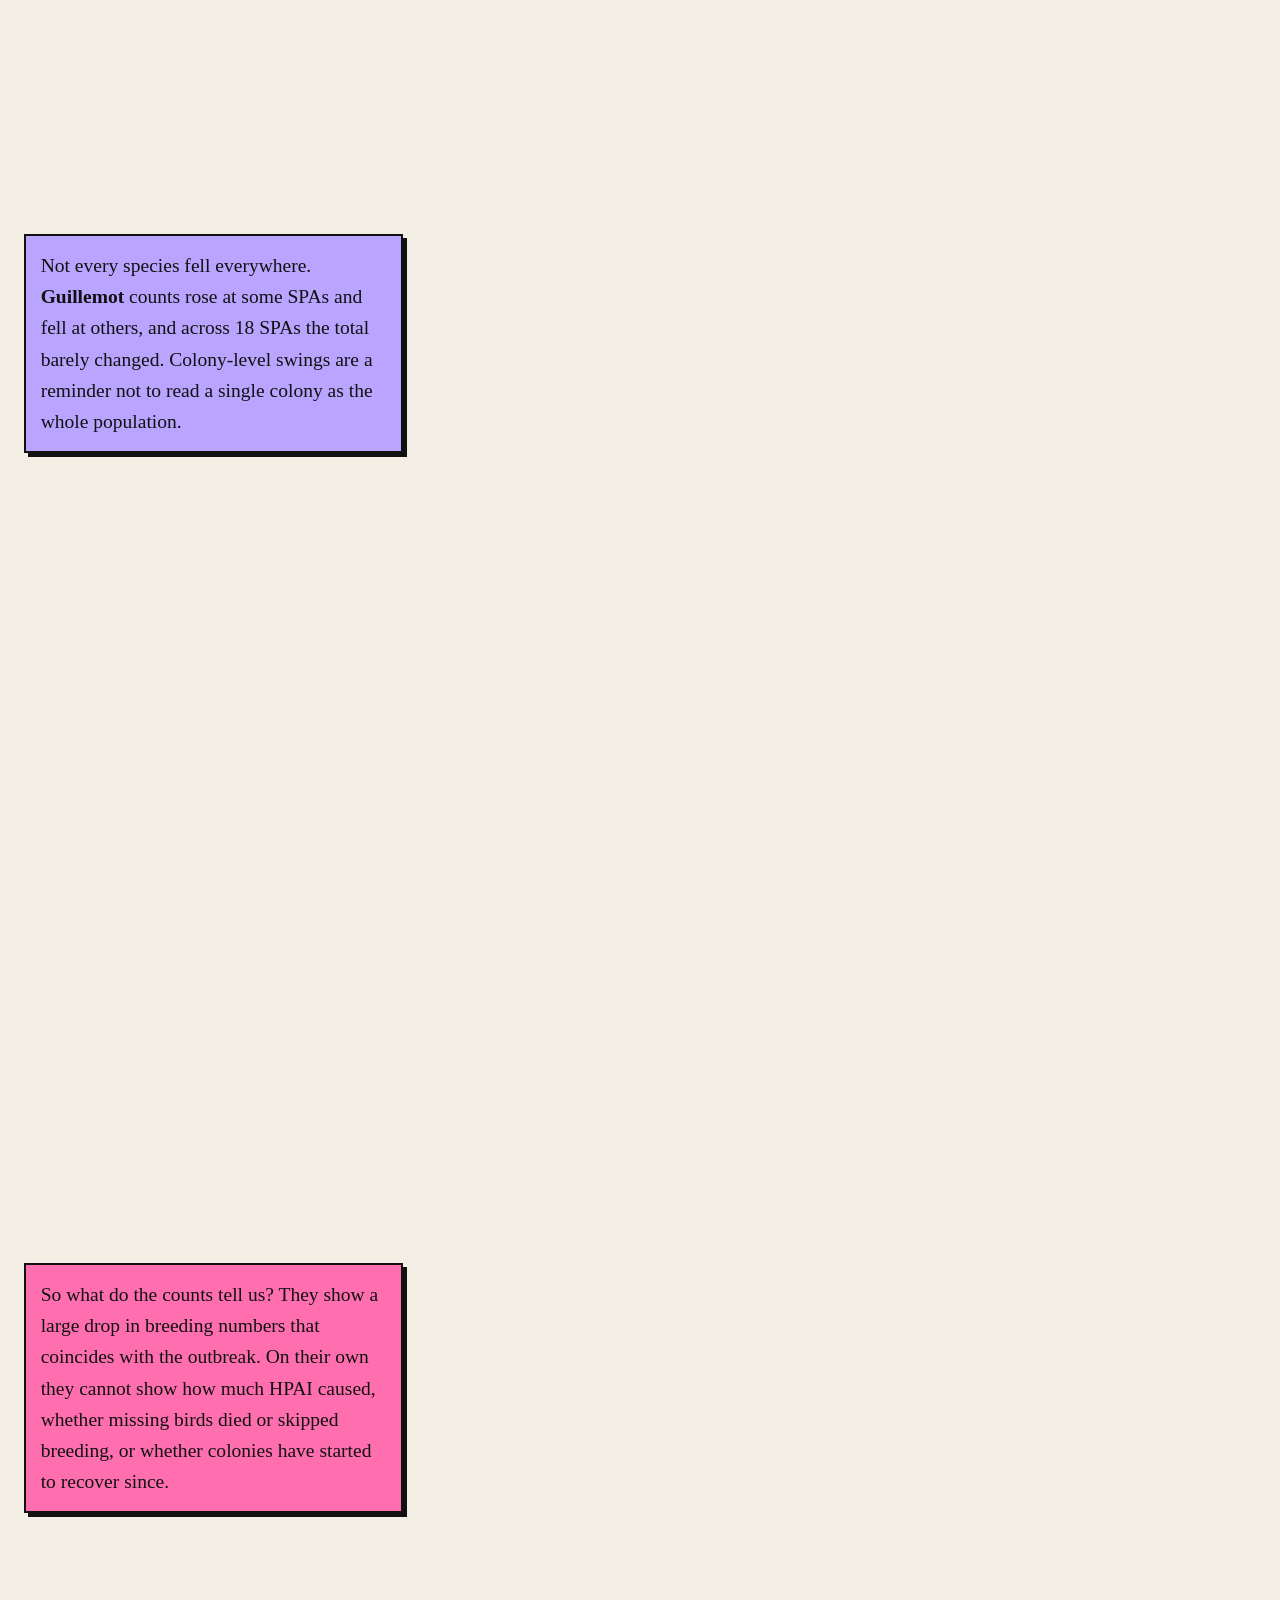
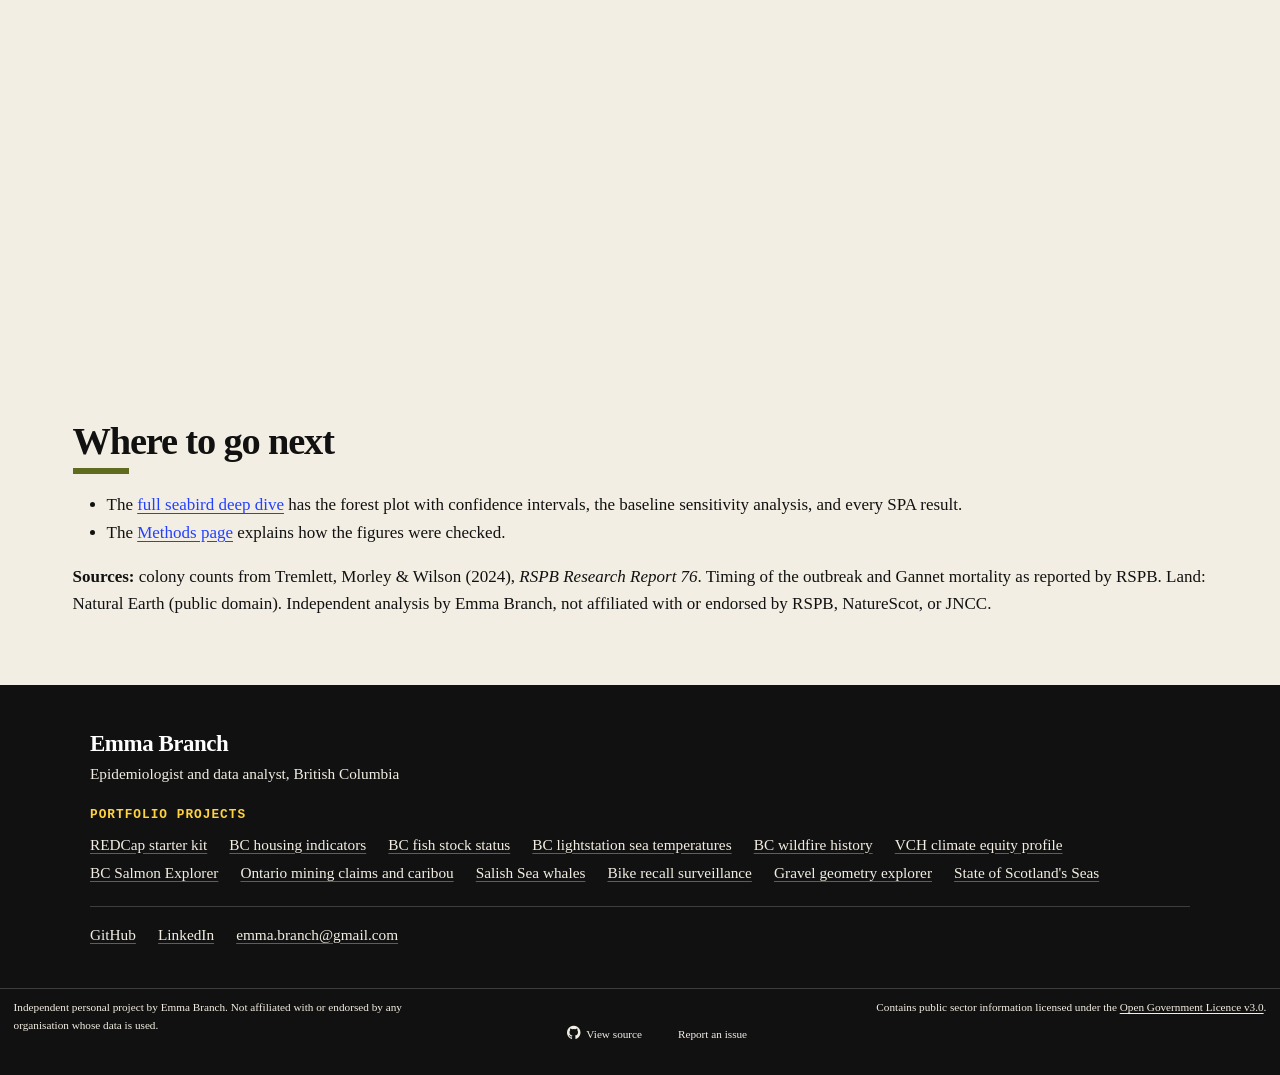
<file: indicators/seabird-story.html>
<!DOCTYPE html>
<html xmlns="http://www.w3.org/1999/xhtml" lang="en" xml:lang="en"><head>

<meta charset="utf-8">
<meta name="generator" content="quarto-1.11.9">

<meta name="viewport" content="width=device-width, initial-scale=1.0, user-scalable=yes">


<title>The outbreak, colony by colony – State of Scotland’s Seas</title>
<style>
/* Default styles provided by pandoc.
** See https://pandoc.org/MANUAL.html#variables-for-html for config info.
*/
span.smallcaps{font-variant: small-caps;}
div.columns{display: flex; gap: 1.5em;}
div.column{flex: auto;}
@media screen {
div.columns{gap: min(4vw, 1.5em);}
div.column{overflow-x: auto;}
}
div.hanging-indent{margin-left: 1.5em; text-indent: -1.5em;}
ul.task-list{list-style: none;}
ul.task-list li input[type="checkbox"] {
  width: 0.8em;
  margin: 0 0.8em 0.2em -1em; /* quarto-specific, see https://github.com/quarto-dev/quarto-cli/issues/4556 */ 
  vertical-align: middle;
}
</style>


<script src="../site_libs/quarto-nav/quarto-nav.js"></script>
<script src="../site_libs/quarto-nav/headroom.min.js"></script>
<script src="../site_libs/clipboard/clipboard.min.js"></script>
<script src="../site_libs/quarto-search/autocomplete.umd.js"></script>
<script src="../site_libs/quarto-search/fuse.min.js"></script>
<script src="../site_libs/quarto-search/quarto-search.js"></script>
<meta name="quarto:offset" content="../">
<link href="../images/favicon.png" rel="icon" type="image/png">
<script src="../site_libs/quarto-html/quarto.js" type="module"></script>
<script src="../site_libs/quarto-html/tabsets/tabsets.js" type="module"></script>
<script src="../site_libs/quarto-html/scrollable-regions/scrollable-regions.js" type="module"></script>
<script src="../site_libs/quarto-html/popper.min.js"></script>
<script src="../site_libs/quarto-html/tippy.umd.min.js"></script>
<script src="../site_libs/quarto-html/anchor.min.js"></script>
<link href="../site_libs/quarto-html/tippy.css" rel="stylesheet">
<link href="../site_libs/quarto-html/quarto-syntax-highlighting-06df27c8158acedd5d263560cd4ba62e.css" rel="stylesheet" class="quarto-color-scheme" id="quarto-text-highlighting-styles">
<link href="../site_libs/quarto-html/quarto-syntax-highlighting-dark-07e23dae4c3757ea2bcd5d8a79ca1ee5.css" rel="stylesheet" class="quarto-color-scheme quarto-color-alternate" id="quarto-text-highlighting-styles">
<link href="../site_libs/quarto-html/quarto-syntax-highlighting-06df27c8158acedd5d263560cd4ba62e.css" rel="stylesheet" class="quarto-color-scheme-extra" id="quarto-text-highlighting-styles">
<script src="../site_libs/bootstrap/bootstrap.min.js"></script>
<link href="../site_libs/bootstrap/bootstrap-icons.css" rel="stylesheet">
<link href="../site_libs/bootstrap/bootstrap-87e43cbbf5e1aac36eca640e26454e3c.min.css" rel="stylesheet" append-hash="true" class="quarto-color-scheme" id="quarto-bootstrap" data-mode="light">
<link href="../site_libs/bootstrap/bootstrap-dark-86aef4181bd498c8d0bf710744476ea2.min.css" rel="stylesheet" append-hash="true" class="quarto-color-scheme quarto-color-alternate" id="quarto-bootstrap" data-mode="light">
<link href="../site_libs/bootstrap/bootstrap-87e43cbbf5e1aac36eca640e26454e3c.min.css" rel="stylesheet" append-hash="true" class="quarto-color-scheme-extra" id="quarto-bootstrap" data-mode="light">
<script src="../site_libs/quarto-contrib/intersection-observer-polyfill-1.0.0/intersection-observer.js"></script>
<script src="../site_libs/quarto-contrib/scrollama-3.2.0/scrollama.min.js"></script>
<script src="../site_libs/quarto-contrib/closeread-0.1.0/closeread.js"></script>
<script id="quarto-search-options" type="application/json">{
  "location": "navbar",
  "copy-button": false,
  "collapse-after": 3,
  "panel-placement": "end",
  "type": "overlay",
  "limit": 50,
  "keyboard-shortcut": [
    "f",
    "/",
    "s"
  ],
  "show-item-context": false,
  "language": {
    "search-no-results-text": "No results",
    "search-matching-documents-text": "matching documents",
    "search-copy-link-title": "Copy link to search",
    "search-hide-matches-text": "Hide additional matches",
    "search-more-match-text": "more match in this document",
    "search-more-matches-text": "more matches in this document",
    "search-clear-button-title": "Clear",
    "search-text-placeholder": "",
    "search-detached-cancel-button-title": "Cancel",
    "search-submit-button-title": "Submit",
    "search-label": "Search"
  }
}</script>
<meta cr-debug-mode="false">
<meta cr-remove-header-space="false">


<link rel="stylesheet" href="../site_libs/quarto-contrib/quarto-project/qmd-lab/closeread/closeread.css">
<meta property="og:title" content="The outbreak, colony by colony – State of Scotland’s Seas">
<meta property="og:description" content="How avian influenza moved through Scotland’s seabirds, and what the 2023 counts found">
<meta property="og:image" content="https://emmabranch.github.io/scotland-seas-indicators/images/social-card.png">
<meta property="og:site_name" content="State of Scotland’s Seas">
<meta property="og:image:alt" content="State of Scotland's Seas: an independent indicator report card for Scotland's seas">
<meta property="og:image:height" content="640">
<meta property="og:image:width" content="1280">
<meta name="twitter:title" content="The outbreak, colony by colony – State of Scotland’s Seas">
<meta name="twitter:description" content="How avian influenza moved through Scotland’s seabirds, and what the 2023 counts found">
<meta name="twitter:image" content="https://emmabranch.github.io/scotland-seas-indicators/images/social-card.png">
<meta name="twitter:card" content="summary_large_image">
</head>

<body class="nav-fixed quarto-light"><a id="quarto-skip-link" class="visually-hidden-focusable" href="#quarto-document-content">Skip to main content</a>

<div id="quarto-search-results"></div>
  <header id="quarto-header" class="headroom fixed-top">
    <nav class="navbar navbar-expand-lg " data-bs-theme="dark" aria-label="Site">
      <div class="navbar-container container-fluid">
      <div class="navbar-brand-container mx-auto">
    <a href="../index.html" class="navbar-brand navbar-brand-logo">
    <img src="../images/motif.svg" alt="" class="navbar-logo light-content">
    <img src="../images/motif.svg" alt="" class="navbar-logo dark-content">
    </a>
    <a class="navbar-brand" href="../index.html">
    <span class="navbar-title">State of Scotland’s Seas</span>
    </a>
  </div>
          <button class="navbar-toggler" type="button" data-bs-toggle="collapse" data-bs-target="#navbarCollapse" aria-controls="navbarCollapse" aria-expanded="false" aria-label="Toggle navigation" onclick="if (window.quartoToggleHeadroom) { window.quartoToggleHeadroom(); }">
  <span class="navbar-toggler-icon"></span>
</button>
          <div class="collapse navbar-collapse" id="navbarCollapse">
            <ul class="navbar-nav navbar-nav-scroll me-auto">
  <li class="nav-item">
    <a class="nav-link" href="../index.html"> 
<span class="menu-text">Report card</span></a>
  </li>  
  <li class="nav-item dropdown ">
    <a class="nav-link dropdown-toggle" href="#" id="nav-menu-indicators" role="link" data-bs-toggle="dropdown" aria-expanded="false">
 <span class="menu-text">Indicators</span>
    </a>
    <ul class="dropdown-menu" aria-labelledby="nav-menu-indicators">    
        <li>
    <a class="dropdown-item" href="../indicators/seabirds.html">
 <span class="dropdown-text">Seabirds after avian flu (deep dive)</span></a>
  </li>  
        <li>
    <a class="dropdown-item" href="../indicators/seabird-story.html">
 <span class="dropdown-text">↳ The outbreak, colony by colony (story)</span></a>
  </li>  
        <li>
    <a class="dropdown-item" href="../indicators/seals.html">
 <span class="dropdown-text">Seals</span></a>
  </li>  
        <li>
    <a class="dropdown-item" href="../indicators/salmon.html">
 <span class="dropdown-text">Wild salmon</span></a>
  </li>  
        <li>
    <a class="dropdown-item" href="../indicators/sea-temperature.html">
 <span class="dropdown-text">Sea temperature</span></a>
  </li>  
        <li>
    <a class="dropdown-item" href="../indicators/mpas.html">
 <span class="dropdown-text">MPA coverage and 30x30</span></a>
  </li>  
    </ul>
  </li>
  <li class="nav-item">
    <a class="nav-link" href="../framework.html"> 
<span class="menu-text">Framework map</span></a>
  </li>  
  <li class="nav-item">
    <a class="nav-link" href="../methods.html"> 
<span class="menu-text">Methods</span></a>
  </li>  
  <li class="nav-item">
    <a class="nav-link" href="../about.html"> 
<span class="menu-text">About</span></a>
  </li>  
</ul>
            <ul class="navbar-nav navbar-nav-scroll ms-auto">
  <li class="nav-item compact">
    <a class="nav-link" href="https://github.com/emmabranch/scotland-seas-indicators"> <i class="bi bi-github" role="img" aria-label="GitHub repository">
</i> 
<span class="menu-text"></span></a>
  </li>  
</ul>
          </div> <!-- /navcollapse -->
            <div class="quarto-navbar-tools">
</div>
            <div id="quarto-search" class="" title="Search"></div>
      </div> <!-- /container-fluid -->
    </nav>
</header>
<!-- content -->
<div id="quarto-content" class="quarto-container page-columns page-rows-contents page-layout-full page-navbar">
<!-- sidebar -->
<!-- margin-sidebar -->
    
<!-- main -->
<main class="content column-page" id="quarto-document-content" tabindex="-1">
      <!-- user-provided yaml closeread style options -->
      <style>
        :root {
          --cr-narrative-text-color-sidebar: #111111;
--cr-narrative-text-color-overlay: #ffffff;
--cr-narrative-background-color-overlay: rgba(17, 17, 17, 0.92);
--cr-section-background-color: #F3EEE3;
--cr-narrative-background-color-sidebar: #F3EEE3;
        }
      </style>
    

<header id="title-block-header" class="quarto-title-block default">
<div class="quarto-title">
<h1 class="title">The outbreak, colony by colony</h1>
<p class="subtitle lead">How avian influenza moved through Scotland’s seabirds, and what the 2023 counts found</p>
</div>



<div class="quarto-title-meta column-page">

    
  
    
  </div>
  


</header>


<div class="cr-section cr-column-screen sidebar-left">
<div class="narrative-col">
<div class="trigger new-trigger" data-focus-on="cr-colonies">
<div class="narrative">
<p>Scotland holds some of the most important seabird colonies in the North Atlantic, many of them protected as Special Protection Areas (SPAs). These are the colonies whose 2023 counts appear in this story.</p>
</div>
</div>
<div class="trigger new-trigger" data-focus-on="cr-skua-where">
<div class="narrative">
<p>In the summer of 2021, highly pathogenic avian influenza (H5N1) was first recorded in <strong>Great Skuas</strong> in the UK. Scotland’s northern islands hold most of the UK’s Great Skuas.</p>
</div>
</div>
<div class="trigger new-trigger" data-focus-on="cr-skua-change">
<div class="narrative">
<p>By the 2023 breeding season, every surveyed Great Skua colony had fewer territories. Across all nine SPAs the count fell from 6,570 to 1,524.</p>
</div>
</div>
<div class="trigger new-trigger" data-focus-on="cr-shetland">
<div class="narrative">
<p>Shetland holds the largest colonies. Zooming in, the falls range from 40% at Ronas Hill to 86% on Noss.</p>
</div>
</div>
<div class="trigger new-trigger" data-focus-on="cr-gannet">
<div class="narrative">
<p>In 2022 the virus hit <strong>Northern Gannets</strong>. RSPB reported at least 11,000 Gannet deaths across Scotland that season. Scotland’s Gannet colonies include Hermaness, Noss, Fair Isle, Sula Sgeir, Ailsa Craig, and the Forth Islands, home to the Bass Rock.</p>
</div>
</div>
<div class="trigger new-trigger" data-focus-on="cr-baseline">
<div class="narrative">
<p>Gannet colonies had been growing before the outbreak, so a simple before-and-after comparison understates the loss. Against each colony’s projected 2021 size, the fall is closer to -28%.</p>
</div>
</div>
<div class="trigger new-trigger" data-focus-on="cr-guillemot">
<div class="narrative">
<p>Not every species fell everywhere. <strong>Guillemot</strong> counts rose at some SPAs and fell at others, and across 18 SPAs the total barely changed. Colony-level swings are a reminder not to read a single colony as the whole population.</p>
</div>
</div>
<div class="trigger new-trigger" data-focus-on="cr-colonies">
<div class="narrative">
<p>So what do the counts tell us? They show a large drop in breeding numbers that coincides with the outbreak. On their own they cannot show how much HPAI caused, whether missing birds died or skipped breeding, or whether colonies have started to recover since.</p>
</div>
</div>
</div>
<div class="sticky-col">
<div class="sticky-col-stack">
<div id="cr-colonies" class="sticky">
<div class="cell">
<div class="cell-output-display">
<div>
<figure class="figure">
<p><img src="seabird-story_files/figure-html/unnamed-chunk-2-1.png" class="img-fluid figure-img" width="672"></p>
</figure>
</div>
</div>
</div>
</div>
<div id="cr-skua-where" class="sticky">
<div class="cell">
<div class="cell-output-display">
<div>
<figure class="figure">
<p><img src="seabird-story_files/figure-html/unnamed-chunk-3-1.png" class="img-fluid figure-img" width="672"></p>
</figure>
</div>
</div>
</div>
</div>
<div id="cr-skua-change" class="sticky">
<div class="cell">
<div class="cell-output-display">
<div>
<figure class="figure">
<p><img src="seabird-story_files/figure-html/unnamed-chunk-4-1.png" class="img-fluid figure-img" width="672"></p>
</figure>
</div>
</div>
</div>
</div>
<div id="cr-shetland" class="sticky">
<div class="cell">
<div class="cell-output-display">
<div>
<figure class="figure">
<p><img src="seabird-story_files/figure-html/unnamed-chunk-5-1.png" class="img-fluid figure-img" width="672"></p>
</figure>
</div>
</div>
</div>
</div>
<div id="cr-gannet" class="sticky">
<div class="cell">
<div class="cell-output-display">
<div>
<figure class="figure">
<p><img src="seabird-story_files/figure-html/unnamed-chunk-6-1.png" class="img-fluid figure-img" width="672"></p>
</figure>
</div>
</div>
</div>
</div>
<div id="cr-baseline" class="sticky">
<div class="cell">
<div class="cell-output-display">
<div>
<figure class="figure">
<p><img src="seabird-story_files/figure-html/unnamed-chunk-7-1.png" class="img-fluid figure-img" width="672"></p>
</figure>
</div>
</div>
</div>
</div>
<div id="cr-guillemot" class="sticky">
<div class="cell">
<div class="cell-output-display">
<div>
<figure class="figure">
<p><img src="seabird-story_files/figure-html/unnamed-chunk-8-1.png" class="img-fluid figure-img" width="672"></p>
</figure>
</div>
</div>
</div>
</div>
</div>
</div>
</div>
<section id="where-to-go-next" class="level2 story-after">
<h2 class="anchored" data-anchor-id="where-to-go-next">Where to go next</h2>
<ul>
<li>The <a href="../indicators/seabirds.html">full seabird deep dive</a> has the forest plot with confidence intervals, the baseline sensitivity analysis, and every SPA result.</li>
<li>The <a href="../methods.html">Methods page</a> explains how the figures were checked.</li>
</ul>
<p><strong>Sources:</strong> colony counts from Tremlett, Morley &amp; Wilson (2024), <em>RSPB Research Report 76</em>. Timing of the outbreak and Gannet mortality as reported by RSPB. Land: Natural Earth (public domain). Independent analysis by Emma Branch, not affiliated with or endorsed by RSPB, NatureScot, or JNCC.</p>
</section>



</main> <!-- /main -->
<!-- Shared portfolio footer. Master copy: /Users/ecox/projects/_brand-kit/footer.html -->
<footer class="eb-footer" role="contentinfo">
  <div class="eb-footer-inner">
    <div class="eb-footer-name">Emma Branch</div>
    <div class="eb-footer-tag">Epidemiologist and data analyst, British Columbia</div>
    <div class="eb-footer-heading">Portfolio projects</div>
    <nav class="eb-footer-projects" aria-label="Portfolio projects">
      <a href="https://emmabranch.github.io/redcap-starter-kit/">REDCap starter kit</a>
      <a href="https://emmabranch.github.io/bc-housing-indicators/">BC housing indicators</a>
      <a href="https://emmabranch.github.io/bc-fish-stock-status/">BC fish stock status</a>
      <a href="https://emmabranch.github.io/bc-lightstation-qc/">BC lightstation sea temperatures</a>
      <a href="https://emmabranch.github.io/bc-wildfire-bigquery/">BC wildfire history</a>
      <a href="https://emmabranch.github.io/vch-climate-equity-profile/">VCH climate equity profile</a>
      <a href="https://emmabranch.shinyapps.io/bc-salmon-explorer">BC Salmon Explorer</a>
      <a href="https://emmabranch.github.io/ontario-claims-caribou/">Ontario mining claims and caribou</a>
      <a href="https://emmabranch.github.io/salish-sea-whales/">Salish Sea whales</a>
      <a href="https://emmabranch.github.io/bike-recall-surveillance/">Bike recall surveillance</a>
      <a href="https://emmabranch.github.io/gravel-geometry/">Gravel geometry explorer</a>
      <a href="https://emmabranch.github.io/scotland-seas-indicators/">State of Scotland's Seas</a>
    </nav>
    <div class="eb-footer-contact">
      <a href="https://github.com/emmabranch">GitHub</a>
      <a href="https://www.linkedin.com/in/embranch/">LinkedIn</a>
      <a href="mailto:emma.branch@gmail.com">emma.branch@gmail.com</a>
    </div>
  </div>
</footer>
<script>
  /* Quarto places included HTML inside the page layout. Move the top bar
     and footer to the edges of the page so they span the full width. */
  document.addEventListener("DOMContentLoaded", function () {
    var bar = document.querySelector(".eb-topbar");
    if (bar) document.body.insertBefore(bar, document.body.firstChild);
    /* Optional hero for single-page reports (report-hero.html): put it
       straight after the top bar, above the report itself. */
    var rhero = document.querySelector(".eb-report-hero");
    if (rhero) {
      if (bar) bar.parentNode.insertBefore(rhero, bar.nextSibling);
      else document.body.insertBefore(rhero, document.body.firstChild);
      document.body.classList.add("has-report-hero");
      /* The report card is lifted over the hero, which makes each section's
         offsetTop relative to the card instead of the page. Quarto's table of
         contents reads offsetTop, so give each section its true page position. */
      document.querySelectorAll("main.content section[id]").forEach(function (sec) {
        Object.defineProperty(sec, "offsetTop", {
          configurable: true,
          get: function () { return this.getBoundingClientRect().top + window.scrollY; }
        });
      });
      /* Optional background stripes drawn by R inside the report
         (a div with class "eb-hero-stripes"): move them into the hero. */
      var stripes = document.querySelector(".eb-hero-stripes");
      if (stripes) { stripes.classList.add("hero-bg"); rhero.insertBefore(stripes, rhero.firstChild); }
    }
    var foot = document.querySelector(".eb-footer");
    if (foot) {
      /* On websites, put it just above Quarto's own footer (which holds the
         project disclaimer); otherwise at the very end of the page. */
      var qfoot = document.querySelector("footer.footer");
      if (qfoot) qfoot.parentNode.insertBefore(foot, qfoot);
      else document.body.appendChild(foot);
    }
    /* On phones, close the navbar menu after a link is tapped. Links to a
       section of the same page don't reload it, so the menu would stay open. */
    document.querySelectorAll(".navbar-collapse .nav-link:not(.dropdown-toggle)").forEach(function (link) {
      link.addEventListener("click", function () {
        var menu = document.querySelector(".navbar-collapse.show");
        if (menu && window.bootstrap) window.bootstrap.Collapse.getOrCreateInstance(menu).hide();
      });
    });
    /* Hide Quarto's empty footer columns so they don't add space on phones */
    document.querySelectorAll(".nav-footer-left, .nav-footer-right").forEach(function (el) {
      if (!el.children.length && !el.textContent.replace(/[\s\u00a0]/g, "")) el.style.display = "none";
    });
  });
</script>
<script id="quarto-html-after-body" type="application/javascript">
  window.document.addEventListener("DOMContentLoaded", function (event) {
    const icon = "";
    const anchorJS = new window.AnchorJS();
    anchorJS.options = {
      placement: 'right',
      icon: icon
    };
    anchorJS.add('.anchored');
    const isCodeAnnotation = (el) => {
      for (const clz of el.classList) {
        if (clz.startsWith('code-annotation-')) {                     
          return true;
        }
      }
      return false;
    }
    const onCopySuccess = function(e) {
      // button target
      const button = e.trigger;
      // don't keep focus
      button.blur();
      // flash "checked"
      button.classList.add('code-copy-button-checked');
      var currentTitle = button.getAttribute("title");
      button.setAttribute("title", "Copied!");
      let tooltip;
      if (window.bootstrap) {
        button.setAttribute("data-bs-toggle", "tooltip");
        button.setAttribute("data-bs-placement", "left");
        button.setAttribute("data-bs-title", "Copied!");
        tooltip = new bootstrap.Tooltip(button, 
          { trigger: "manual", 
            customClass: "code-copy-button-tooltip",
            offset: [0, -8]});
        tooltip.show();    
      }
      setTimeout(function() {
        if (tooltip) {
          tooltip.hide();
          button.removeAttribute("data-bs-title");
          button.removeAttribute("data-bs-toggle");
          button.removeAttribute("data-bs-placement");
        }
        button.setAttribute("title", currentTitle);
        button.classList.remove('code-copy-button-checked');
      }, 1000);
      // clear code selection
      e.clearSelection();
    }
    const getTextToCopy = function(trigger) {
      const outerScaffold = trigger.parentElement.cloneNode(true);
      const codeEl = outerScaffold.querySelector('code');
      for (const childEl of codeEl.children) {
        if (isCodeAnnotation(childEl)) {
          childEl.remove();
        }
      }
      return codeEl.innerText;
    }
    const clipboard = new window.ClipboardJS('.code-copy-button:not([data-in-quarto-modal])', {
      text: getTextToCopy
    });
    clipboard.on('success', onCopySuccess);
    if (window.document.getElementById('quarto-embedded-source-code-modal')) {
      const clipboardModal = new window.ClipboardJS('.code-copy-button[data-in-quarto-modal]', {
        text: getTextToCopy,
        container: window.document.getElementById('quarto-embedded-source-code-modal')
      });
      clipboardModal.on('success', onCopySuccess);
    }
      var localhostRegex = new RegExp(/^(?:http|https):\/\/localhost\:?[0-9]*\//);
      var mailtoRegex = new RegExp(/^mailto:/);
        var filterRegex = new RegExp("https:\/\/emmabranch\.github\.io\/scotland-seas-indicators");
      var isInternal = (href) => {
          return filterRegex.test(href) || localhostRegex.test(href) || mailtoRegex.test(href);
      }
      // Inspect non-navigation links and adorn them if external
      window.quartoDecorateExternalLinks = function (root) {
     var links = (root || window.document).querySelectorAll('a[href]:not(.nav-link):not(.navbar-brand):not(.toc-action):not(.sidebar-link):not(.sidebar-item-toggle):not(.pagination-link):not(.no-external):not([aria-hidden]):not(.dropdown-item):not(.quarto-navigation-tool):not(.about-link)');
      for (var i=0; i<links.length; i++) {
        const link = links[i];
        if (!isInternal(link.href)) {
          // undo the damage that might have been done by quarto-nav.js in the case of
          // links that we want to consider external
          if (link.dataset.originalHref !== undefined) {
            link.href = link.dataset.originalHref;
          }
          if (!link.classList.contains('no-external-icon')) {
          }
        }
      }
      };
      window.quartoDecorateExternalLinks(window.document);
    // Esc closes the popup (WCAG 1.4.13) and focus leaving both trigger and
    // popup closes it (WCAG 2.4.11); tippy handles neither for interactive popups.
    const hideOnEscAndFocusOut = {
      name: 'hideOnEscAndFocusOut',
      defaultValue: true,
      fn(instance) {
        const dismiss = () => {
          // A show scheduled by the trigger delay would otherwise reopen it
          instance.clearDelayTimeouts();
          instance.hide();
        };
        const onKeyDown = (event) => {
          if (event.key !== 'Escape') {
            return;
          }
          // Keep Esc from also reaching page handlers (e.g. reveal.js overview),
          // except an open reveal.js slide menu, which Esc should close too.
          // The menu handles keys only when its keyboard option is on.
          const menuHandlesEsc = window.Reveal?.getPlugin?.('menu')?.isOpen() &&
            window.Reveal.getConfig().menu?.keyboard !== false;
          if (!menuHandlesEsc) {
            event.stopPropagation();
          }
          if (instance.popper.contains(window.document.activeElement)) {
            // Disabled while refocusing so the focus trigger does not reopen it
            instance.disable();
            instance.reference.focus();
            instance.enable();
          }
          dismiss();
        };
        const onFocusOut = (event) => {
          const target = event.relatedTarget;
          if (target && !instance.reference.contains(target) &&
              !instance.popper.contains(target)) {
            dismiss();
          }
        };
        // On the trigger too: a click trigger (code-annotations: select) has no
        // blur handling. Attached for the instance's lifetime so leaving the
        // trigger also cancels a show still pending on the trigger delay.
        instance.reference.addEventListener('focusout', onFocusOut);
        return {
          onShow() {
            window.document.addEventListener('keydown', onKeyDown, true);
            instance.popper.addEventListener('focusout', onFocusOut);
          },
          onHide() {
            window.document.removeEventListener('keydown', onKeyDown, true);
            instance.popper.removeEventListener('focusout', onFocusOut);
          },
          onDestroy() {
            instance.reference.removeEventListener('focusout', onFocusOut);
          },
        };
      },
    };
    function tippyHover(el, contentFn, onTriggerFn, onUntriggerFn) {
      const config = {
        allowHTML: true,
        maxWidth: 500,
        delay: 100,
        arrow: false,
        appendTo: function(el) {
            return el.parentElement;
        },
        interactive: true,
        interactiveBorder: 10,
        theme: 'quarto',
        placement: 'bottom-start',
        plugins: [hideOnEscAndFocusOut],
      };
      if (contentFn) {
        config.content = contentFn;
      }
      if (onTriggerFn) {
        config.onTrigger = onTriggerFn;
      }
      if (onUntriggerFn) {
        config.onUntrigger = onUntriggerFn;
      }
      window.tippy(el, config); 
    }
    const noterefs = window.document.querySelectorAll('a[role="doc-noteref"]');
    for (var i=0; i<noterefs.length; i++) {
      const ref = noterefs[i];
      tippyHover(ref, function() {
        // use id or data attribute instead here
        let href = ref.getAttribute('data-footnote-href') || ref.getAttribute('href');
        try { href = new URL(href).hash; } catch {}
        const id = href.replace(/^#\/?/, "");
        const note = window.document.getElementById(id);
        if (note) {
          return note.innerHTML;
        } else {
          return "";
        }
      });
    }
    const xrefs = window.document.querySelectorAll('a.quarto-xref');
    const processXRef = (id, note) => {
      // Strip column container classes
      const stripColumnClz = (el) => {
        el.classList.remove("page-full", "page-columns");
        if (el.children) {
          for (const child of el.children) {
            stripColumnClz(child);
          }
        }
      }
      stripColumnClz(note)
      if (id === null || id.startsWith('sec-')) {
        // Special case sections, only their first couple elements
        const container = document.createElement("div");
        if (note.children && note.children.length > 2) {
          container.appendChild(note.children[0].cloneNode(true));
          for (let i = 1; i < note.children.length; i++) {
            const child = note.children[i];
            if (child.tagName === "P" && child.innerText === "") {
              continue;
            } else {
              container.appendChild(child.cloneNode(true));
              break;
            }
          }
          if (window.Quarto?.typesetMath) {
            window.Quarto.typesetMath(container);
          }
          return container.innerHTML
        } else {
          if (window.Quarto?.typesetMath) {
            window.Quarto.typesetMath(note);
          }
          return note.innerHTML;
        }
      } else {
        // Remove any anchor links if they are present
        const anchorLink = note.querySelector('a.anchorjs-link');
        if (anchorLink) {
          anchorLink.remove();
        }
        if (window.Quarto?.typesetMath) {
          window.Quarto.typesetMath(note);
        }
        if (note.classList.contains("callout")) {
          return note.outerHTML;
        } else {
          return note.innerHTML;
        }
      }
    }
    for (var i=0; i<xrefs.length; i++) {
      const xref = xrefs[i];
      tippyHover(xref, undefined, function(instance) {
        instance.disable();
        let url = xref.getAttribute('href');
        let hash = undefined; 
        if (url.startsWith('#')) {
          hash = url;
        } else {
          try { hash = new URL(url).hash; } catch {}
        }
        if (hash) {
          const id = hash.replace(/^#\/?/, "");
          const note = window.document.getElementById(id);
          if (note !== null) {
            try {
              const html = processXRef(id, note.cloneNode(true));
              instance.setContent(html);
            } finally {
              instance.enable();
              instance.show();
            }
          } else {
            // See if we can fetch this
            fetch(url.split('#')[0])
            .then(res => res.text())
            .then(html => {
              const parser = new DOMParser();
              const htmlDoc = parser.parseFromString(html, "text/html");
              const note = htmlDoc.getElementById(id);
              if (note !== null) {
                const html = processXRef(id, note);
                instance.setContent(html);
              } 
            }).finally(() => {
              instance.enable();
              instance.show();
            });
          }
        } else {
          // See if we can fetch a full url (with no hash to target)
          // This is a special case and we should probably do some content thinning / targeting
          fetch(url)
          .then(res => res.text())
          .then(html => {
            const parser = new DOMParser();
            const htmlDoc = parser.parseFromString(html, "text/html");
            const note = htmlDoc.querySelector('main.content');
            if (note !== null) {
              // This should only happen for chapter cross references
              // (since there is no id in the URL)
              // remove the first header
              if (note.children.length > 0 && note.children[0].tagName === "HEADER") {
                note.children[0].remove();
              }
              const html = processXRef(null, note);
              instance.setContent(html);
            } 
          }).finally(() => {
            instance.enable();
            instance.show();
          });
        }
      }, function(instance) {
      });
    }
        let selectedAnnoteEl;
        const selectorForAnnotation = ( cell, annotation) => {
          let cellAttr = 'data-code-cell="' + cell + '"';
          let lineAttr = 'data-code-annotation="' +  annotation + '"';
          const selector = 'span[' + cellAttr + '][' + lineAttr + ']';
          return selector;
        }
        const selectCodeLines = (annoteEl) => {
          const doc = window.document;
          const targetCell = annoteEl.getAttribute("data-target-cell");
          const targetAnnotation = annoteEl.getAttribute("data-target-annotation");
          const annoteSpan = window.document.querySelector(selectorForAnnotation(targetCell, targetAnnotation));
          const lines = annoteSpan.getAttribute("data-code-lines").split(",");
          const lineIds = lines.map((line) => {
            return targetCell + "-" + line;
          })
          // Each band is positioned against its own containing block, which is
          // not the offsetParent of the lines, so place it from client rects.
          const placeBand = (band, firstEl, lastEl, codeBlock) => {
            const container = band.offsetParent;
            if (container === null) {
              return;
            }
            const containerRect = container.getBoundingClientRect();
            // Reveal.js scales slides with a transform, so convert client
            // pixels back to the CSS pixels of the container.
            const scale = containerRect.height / container.offsetHeight || 1;
            const firstRect = firstEl.getBoundingClientRect();
            const lastRect = lastEl.getBoundingClientRect();
            const top = (firstRect.top - containerRect.top) / scale - container.clientTop + container.scrollTop;
            const height = (lastRect.bottom - firstRect.top) / scale;
            band.style.top = top - 2 + "px";
            band.style.height = height + 4 + "px";
            if (codeBlock) {
              // Without the copy button wrapper, the containing block is wider
              // than the code block, so span the code block explicitly.
              const blockRect = codeBlock.getBoundingClientRect();
              band.style.left = (blockRect.left - containerRect.left) / scale - container.clientLeft + container.scrollLeft + "px";
              band.style.width = blockRect.width / scale + "px";
            }
          };
          if (lineIds.length > 0) {
            const el = window.document.getElementById(lineIds[0]);
            const lastEl = window.document.getElementById(lineIds[lineIds.length - 1]);
            const parent = el.parentElement.parentElement;
            // cook up a div (if necessary) and position it
            let div = window.document.getElementById("code-annotation-line-highlight");
            if (div === null) {
              div = window.document.createElement("div");
              div.setAttribute("id", "code-annotation-line-highlight");
              div.style.position = 'absolute';
              parent.appendChild(div);
            }
            placeBand(div, el, lastEl, parent.closest("div.sourceCode") || parent);
            let gutterDiv = window.document.getElementById("code-annotation-line-highlight-gutter");
            if (gutterDiv === null) {
              gutterDiv = window.document.createElement("div");
              gutterDiv.setAttribute("id", "code-annotation-line-highlight-gutter");
              gutterDiv.style.position = 'absolute';
              const codeCell = window.document.getElementById(targetCell);
              const gutter = codeCell.querySelector('.code-annotation-gutter');
              gutter.appendChild(gutterDiv);
            }
            placeBand(gutterDiv, el, lastEl);
            selectedAnnoteEl = annoteEl;
          }
        };
        const unselectCodeLines = () => {
          const elementsIds = ["code-annotation-line-highlight", "code-annotation-line-highlight-gutter"];
          elementsIds.forEach((elId) => {
            const div = window.document.getElementById(elId);
            if (div) {
              div.remove();
            }
          });
          selectedAnnoteEl = undefined;
        };
          // Handle positioning of the toggle
      window.addEventListener(
        "resize",
        throttle(() => {
          elRect = undefined;
          if (selectedAnnoteEl) {
            selectCodeLines(selectedAnnoteEl);
          }
        }, 10)
      );
      function throttle(fn, ms) {
      let throttle = false;
      let timer;
        return (...args) => {
          if(!throttle) { // first call gets through
              fn.apply(this, args);
              throttle = true;
          } else { // all the others get throttled
              if(timer) clearTimeout(timer); // cancel #2
              timer = setTimeout(() => {
                fn.apply(this, args);
                timer = throttle = false;
              }, ms);
          }
        };
      }
        // Attach click handler to the DT
        const annoteDls = window.document.querySelectorAll('dt[data-target-cell]');
        for (const annoteDlNode of annoteDls) {
          annoteDlNode.addEventListener('click', (event) => {
            const clickedEl = event.target;
            if (clickedEl !== selectedAnnoteEl) {
              unselectCodeLines();
              const activeEl = window.document.querySelector('dt[data-target-cell].code-annotation-active');
              if (activeEl) {
                activeEl.classList.remove('code-annotation-active');
              }
              selectCodeLines(clickedEl);
              clickedEl.classList.add('code-annotation-active');
            } else {
              // Unselect the line
              unselectCodeLines();
              clickedEl.classList.remove('code-annotation-active');
            }
          });
        }
    const findCites = (el) => {
      const parentEl = el.parentElement;
      if (parentEl) {
        const cites = parentEl.dataset.cites;
        if (cites) {
          return {
            el,
            cites: cites.split(' ')
          };
        } else {
          return findCites(el.parentElement)
        }
      } else {
        return undefined;
      }
    };
    var bibliorefs = window.document.querySelectorAll('a[role="doc-biblioref"]');
    for (var i=0; i<bibliorefs.length; i++) {
      const ref = bibliorefs[i];
      const citeInfo = findCites(ref);
      if (citeInfo) {
        tippyHover(citeInfo.el, function() {
          var popup = window.document.createElement('div');
          citeInfo.cites.forEach(function(cite) {
            var citeDiv = window.document.createElement('div');
            citeDiv.classList.add('hanging-indent');
            citeDiv.classList.add('csl-entry');
            var biblioDiv = window.document.getElementById('ref-' + cite);
            if (biblioDiv) {
              citeDiv.innerHTML = biblioDiv.innerHTML;
            }
            popup.appendChild(citeDiv);
          });
          return popup.innerHTML;
        });
      }
    }
  });
  </script>
  <script type="application/javascript">
  window.quartoScrollableRegionsLabels = {"code":"Scrollable code","output":"Scrollable output"};
  </script>
</div> <!-- /content -->
<footer class="footer">
  <div class="nav-footer">
    <div class="nav-footer-left">
<p>Independent personal project by Emma Branch. Not affiliated with or endorsed by any organisation whose data is used.</p>
</div>   
    <div class="nav-footer-center">
      &nbsp;
    <div class="toc-actions"><ul><li><a href="https://github.com/emmabranch/scotland-seas-indicators/blob/main/indicators/seabird-story.qmd" class="toc-action"><i class="bi bi-github"></i>View source</a></li><li><a href="https://github.com/emmabranch/scotland-seas-indicators/issues/new" class="toc-action"><i class="bi empty"></i>Report an issue</a></li></ul></div></div>
    <div class="nav-footer-right">
<p>Contains public sector information licensed under the <a href="https://www.nationalarchives.gov.uk/doc/open-government-licence/version/3/">Open Government Licence v3.0</a>.</p>
</div>
  </div>
</footer>




</body></html>
</file>
<file: site_libs/quarto-html/tippy.css>
.tippy-box[data-animation=fade][data-state=hidden]{opacity:0}[data-tippy-root]{max-width:calc(100vw - 10px)}.tippy-box{position:relative;background-color:#333;color:#fff;border-radius:4px;font-size:14px;line-height:1.4;white-space:normal;outline:0;transition-property:transform,visibility,opacity}.tippy-box[data-placement^=top]>.tippy-arrow{bottom:0}.tippy-box[data-placement^=top]>.tippy-arrow:before{bottom:-7px;left:0;border-width:8px 8px 0;border-top-color:initial;transform-origin:center top}.tippy-box[data-placement^=bottom]>.tippy-arrow{top:0}.tippy-box[data-placement^=bottom]>.tippy-arrow:before{top:-7px;left:0;border-width:0 8px 8px;border-bottom-color:initial;transform-origin:center bottom}.tippy-box[data-placement^=left]>.tippy-arrow{right:0}.tippy-box[data-placement^=left]>.tippy-arrow:before{border-width:8px 0 8px 8px;border-left-color:initial;right:-7px;transform-origin:center left}.tippy-box[data-placement^=right]>.tippy-arrow{left:0}.tippy-box[data-placement^=right]>.tippy-arrow:before{left:-7px;border-width:8px 8px 8px 0;border-right-color:initial;transform-origin:center right}.tippy-box[data-inertia][data-state=visible]{transition-timing-function:cubic-bezier(.54,1.5,.38,1.11)}.tippy-arrow{width:16px;height:16px;color:#333}.tippy-arrow:before{content:"";position:absolute;border-color:transparent;border-style:solid}.tippy-content{position:relative;padding:5px 9px;z-index:1}
</file>
<file: site_libs/quarto-html/quarto-syntax-highlighting-06df27c8158acedd5d263560cd4ba62e.css>
/* quarto syntax highlight colors */
:root {
  --quarto-hl-ot-color: #003B4F;
  --quarto-hl-at-color: #657422;
  --quarto-hl-ss-color: #20794D;
  --quarto-hl-an-color: #5E5E5E;
  --quarto-hl-fu-color: #4758AB;
  --quarto-hl-st-color: #20794D;
  --quarto-hl-cf-color: #003B4F;
  --quarto-hl-op-color: #5E5E5E;
  --quarto-hl-er-color: #AD0000;
  --quarto-hl-bn-color: #AD0000;
  --quarto-hl-al-color: #AD0000;
  --quarto-hl-va-color: #111111;
  --quarto-hl-bu-color: inherit;
  --quarto-hl-ex-color: inherit;
  --quarto-hl-pp-color: #AD0000;
  --quarto-hl-in-color: #5E5E5E;
  --quarto-hl-vs-color: #20794D;
  --quarto-hl-wa-color: #5E5E5E;
  --quarto-hl-do-color: #5E5E5E;
  --quarto-hl-im-color: #00769E;
  --quarto-hl-ch-color: #20794D;
  --quarto-hl-dt-color: #AD0000;
  --quarto-hl-fl-color: #AD0000;
  --quarto-hl-co-color: #5E5E5E;
  --quarto-hl-cv-color: #5E5E5E;
  --quarto-hl-cn-color: #8f5902;
  --quarto-hl-sc-color: #5E5E5E;
  --quarto-hl-dv-color: #AD0000;
  --quarto-hl-kw-color: #003B4F;
}

/* other quarto variables */
:root {
  --quarto-font-monospace: "Space Mono";
}

/* syntax highlight based on Pandoc's rules */
pre > code.sourceCode > span {
  color: #003B4F;
}

code.sourceCode > span {
  color: #003B4F;
}

div.sourceCode,
div.sourceCode pre.sourceCode {
  color: #003B4F;
}

/* Normal */
code span {
  color: #003B4F;
}

/* Alert */
code span.al {
  color: #AD0000;
  font-style: inherit;
}

/* Annotation */
code span.an {
  color: #5E5E5E;
  font-style: inherit;
}

/* Attribute */
code span.at {
  color: #657422;
  font-style: inherit;
}

/* BaseN */
code span.bn {
  color: #AD0000;
  font-style: inherit;
}

/* BuiltIn */
code span.bu {
  font-style: inherit;
}

/* ControlFlow */
code span.cf {
  color: #003B4F;
  font-weight: bold;
  font-style: inherit;
}

/* Char */
code span.ch {
  color: #20794D;
  font-style: inherit;
}

/* Constant */
code span.cn {
  color: #8f5902;
  font-style: inherit;
}

/* Comment */
code span.co {
  color: #5E5E5E;
  font-style: inherit;
}

/* CommentVar */
code span.cv {
  color: #5E5E5E;
  font-style: italic;
}

/* Documentation */
code span.do {
  color: #5E5E5E;
  font-style: italic;
}

/* DataType */
code span.dt {
  color: #AD0000;
  font-style: inherit;
}

/* DecVal */
code span.dv {
  color: #AD0000;
  font-style: inherit;
}

/* Error */
code span.er {
  color: #AD0000;
  font-style: inherit;
}

/* Extension */
code span.ex {
  font-style: inherit;
}

/* Float */
code span.fl {
  color: #AD0000;
  font-style: inherit;
}

/* Function */
code span.fu {
  color: #4758AB;
  font-style: inherit;
}

/* Import */
code span.im {
  color: #00769E;
  font-style: inherit;
}

/* Information */
code span.in {
  color: #5E5E5E;
  font-style: inherit;
}

/* Keyword */
code span.kw {
  color: #003B4F;
  font-weight: bold;
  font-style: inherit;
}

/* Operator */
code span.op {
  color: #5E5E5E;
  font-style: inherit;
}

/* Other */
code span.ot {
  color: #003B4F;
  font-style: inherit;
}

/* Preprocessor */
code span.pp {
  color: #AD0000;
  font-style: inherit;
}

/* SpecialChar */
code span.sc {
  color: #5E5E5E;
  font-style: inherit;
}

/* SpecialString */
code span.ss {
  color: #20794D;
  font-style: inherit;
}

/* String */
code span.st {
  color: #20794D;
  font-style: inherit;
}

/* Variable */
code span.va {
  color: #111111;
  font-style: inherit;
}

/* VerbatimString */
code span.vs {
  color: #20794D;
  font-style: inherit;
}

/* Warning */
code span.wa {
  color: #5E5E5E;
  font-style: italic;
}

.prevent-inlining {
  content: "</";
}

/*# sourceMappingURL=2a093eb6cdbb5c6c673d89a5b4a1d6cd.css.map */
</file>
<file: site_libs/quarto-html/quarto-syntax-highlighting-dark-07e23dae4c3757ea2bcd5d8a79ca1ee5.css>
/* quarto syntax highlight colors */
:root {
  --quarto-hl-al-color: #f07178;
  --quarto-hl-an-color: #d4d0ab;
  --quarto-hl-at-color: #00e0e0;
  --quarto-hl-bn-color: #d4d0ab;
  --quarto-hl-bu-color: #abe338;
  --quarto-hl-ch-color: #abe338;
  --quarto-hl-co-color: #f8f8f2;
  --quarto-hl-cv-color: #ffd700;
  --quarto-hl-cn-color: #ffd700;
  --quarto-hl-cf-color: #ffa07a;
  --quarto-hl-dt-color: #ffa07a;
  --quarto-hl-dv-color: #d4d0ab;
  --quarto-hl-do-color: #f8f8f2;
  --quarto-hl-er-color: #f07178;
  --quarto-hl-ex-color: #00e0e0;
  --quarto-hl-fl-color: #d4d0ab;
  --quarto-hl-fu-color: #ffa07a;
  --quarto-hl-im-color: #abe338;
  --quarto-hl-in-color: #d4d0ab;
  --quarto-hl-kw-color: #ffa07a;
  --quarto-hl-op-color: #ffa07a;
  --quarto-hl-ot-color: #00e0e0;
  --quarto-hl-pp-color: #dcc6e0;
  --quarto-hl-re-color: #00e0e0;
  --quarto-hl-sc-color: #abe338;
  --quarto-hl-ss-color: #abe338;
  --quarto-hl-st-color: #abe338;
  --quarto-hl-va-color: #00e0e0;
  --quarto-hl-vs-color: #abe338;
  --quarto-hl-wa-color: #dcc6e0;
}

/* other quarto variables */
:root {
  --quarto-font-monospace: "Space Mono";
}

/* syntax highlight based on Pandoc's rules */
pre > code.sourceCode > span {
  color: #f8f8f2;
}

code.sourceCode > span {
  color: #f8f8f2;
}

div.sourceCode,
div.sourceCode pre.sourceCode {
  color: #f8f8f2;
}

/* Normal */
code span {
  color: #f8f8f2;
}

/* Alert */
code span.al {
  color: #f07178;
}

/* Annotation */
code span.an {
  color: #d4d0ab;
}

/* Attribute */
code span.at {
  color: #00e0e0;
}

/* BaseN */
code span.bn {
  color: #d4d0ab;
}

/* BuiltIn */
code span.bu {
  color: #abe338;
}

/* ControlFlow */
code span.cf {
  font-weight: bold;
  color: #ffa07a;
}

/* Char */
code span.ch {
  color: #abe338;
}

/* Constant */
code span.cn {
  color: #ffd700;
}

/* Comment */
code span.co {
  font-style: italic;
  color: #f8f8f2;
}

/* CommentVar */
code span.cv {
  color: #ffd700;
}

/* Documentation */
code span.do {
  color: #f8f8f2;
}

/* DataType */
code span.dt {
  color: #ffa07a;
}

/* DecVal */
code span.dv {
  color: #d4d0ab;
}

/* Error */
code span.er {
  color: #f07178;
  text-decoration: underline;
}

/* Extension */
code span.ex {
  font-weight: bold;
  color: #00e0e0;
}

/* Float */
code span.fl {
  color: #d4d0ab;
}

/* Function */
code span.fu {
  color: #ffa07a;
}

/* Import */
code span.im {
  color: #abe338;
}

/* Information */
code span.in {
  color: #d4d0ab;
}

/* Keyword */
code span.kw {
  font-weight: bold;
  color: #ffa07a;
}

/* Operator */
code span.op {
  color: #ffa07a;
}

/* Other */
code span.ot {
  color: #00e0e0;
}

/* Preprocessor */
code span.pp {
  color: #dcc6e0;
}

/* RegionMarker */
code span.re {
  background-color: #f8f8f2;
  color: #00e0e0;
}

/* SpecialChar */
code span.sc {
  color: #abe338;
}

/* SpecialString */
code span.ss {
  color: #abe338;
}

/* String */
code span.st {
  color: #abe338;
}

/* Variable */
code span.va {
  color: #00e0e0;
}

/* VerbatimString */
code span.vs {
  color: #abe338;
}

/* Warning */
code span.wa {
  color: #dcc6e0;
}

.prevent-inlining {
  content: "</";
}

/*# sourceMappingURL=e473a0e6814d218c1ffd6fdf0954c491.css.map */
</file>
<file: site_libs/quarto-contrib/quarto-project/qmd-lab/closeread/closeread.css>
/*-- scss:defaults --*/
/*-- scss:rules --*/
/* global layout styles */
/* helpful for docs with no header space
.cr-section .narrative-col > *:first-child {
  padding-block-start: 10svh !important;
}
*/
.cr-section {
  display: grid;
  grid-template-rows: 1fr;
  background-color: var(--cr-section-background-color);
}
.cr-section.cr-column-screen {
  grid-column: screen-start/screen-end !important;
  z-index: 998;
  opacity: 0.999;
}
.cr-section .narrative-col {
  grid-row: 1;
  font-family: var(--cr-narrative-font-family);
  font-size: var(--cr-narrative-font-size);
}
.cr-section .narrative-col .trigger {
  padding-block: 45svh;
  padding-inline: 24px;
}
.cr-section .narrative-col .trigger .narrative {
  padding: 0.7em 0.75em;
}
.cr-section .narrative-col .trigger .narrative > p {
  margin-bottom: 0;
}
.cr-section .narrative-col .trigger:has(.cr-spacer) {
  visibility: hidden;
  padding-block: 0;
}
.cr-section .sticky-col {
  grid-row: 1;
}
.cr-section .sticky-col .sticky-col-stack {
  display: grid;
  height: 100dvh;
  position: sticky;
  overflow: hidden;
  top: 0;
}
.cr-section .sticky-col .sticky-col-stack .sticky {
  grid-area: 1/1;
  margin: auto;
  opacity: 0;
  transition: opacity linear 0.5s, color 0.7s linear, transform 1s ease-in-out, transform-origin 1s ease-in-out;
}
.cr-section .sticky-col .sticky-col-stack .sticky:has(.line-block) {
  font-family: var(--cr-poem-font-family);
  transition: transform 0.8s ease-in-out;
}
.cr-section .sticky-col .sticky-col-stack .sticky:has(.line-block) {
  font-family: var(--cr-poem-font-family);
  transition: transform 0.8s ease-in-out, font-size 0.8s ease-in-out;
}
.cr-section .sticky-col .sticky-col-stack div.sourceCode {
  background-color: rgb(233, 236, 239);
}
.cr-section .sticky-col .sticky-col-stack .cr-active {
  opacity: 1;
}
.cr-section .sticky-col .sticky-col-stack .cr-active.cr-hl-within .sourceCode span[id^=cb] {
  opacity: 0.3;
  transition: opacity linear 0.3s;
}
.cr-section .sticky-col .sticky-col-stack .cr-active.cr-hl-within .sourceCode span[id^=cb].cr-hl {
  opacity: 1;
  transition: opacity linear 0.3s;
}
.cr-section .sticky-col .sticky-col-stack .cr-active.cr-hl-within div.line-block span[id^=lb] {
  color: rgba(0, 0, 0, 0.4);
  transition: color 0.7s linear;
}
.cr-section .sticky-col .sticky-col-stack .cr-active.cr-hl-within div.line-block span[id^=lb].cr-hl {
  color: rgb(0, 0, 0);
  transition: color 0.7s linear;
}
.cr-section .sticky-col .sticky-col-stack .cr-active.cr-hl-within div.line-block span[id^=lb] span.cr-hl {
  color: rgb(0, 0, 0);
  transition: color 0.7s linear;
}

/* mobile sizing (bootstrap: xs) is always overlay-center */
@media (max-width: 575.98px) {
  .cr-section.sidebar-left,
  .cr-section.sidebar-right,
  .cr-section.overlay-left,
  .cr-section.overlay-right,
  .cr-section.overlay-center {
    grid-template-columns: 1fr;
  }
  .cr-section.sidebar-left .narrative-col,
  .cr-section.sidebar-right .narrative-col,
  .cr-section.overlay-left .narrative-col,
  .cr-section.overlay-right .narrative-col,
  .cr-section.overlay-center .narrative-col {
    grid-column: 1;
    z-index: 1;
    margin-inline: auto;
    background-color: transparent;
  }
  .cr-section.sidebar-left .narrative-col .narrative,
  .cr-section.sidebar-right .narrative-col .narrative,
  .cr-section.overlay-left .narrative-col .narrative,
  .cr-section.overlay-right .narrative-col .narrative,
  .cr-section.overlay-center .narrative-col .narrative {
    background-color: var(--cr-narrative-background-color-overlay);
    color: var(--cr-narrative-text-color-overlay);
    padding: 0.3em 0.5em;
    border-radius: var(--cr-narrative-border-radius);
  }
  .cr-section.sidebar-left .sticky-col,
  .cr-section.sidebar-right .sticky-col,
  .cr-section.overlay-left .sticky-col,
  .cr-section.overlay-right .sticky-col,
  .cr-section.overlay-center .sticky-col {
    grid-column: 1;
  }
}
.overlay-left,
.overlay-center,
.overlay-right {
  grid-template-columns: 1fr;
}
.overlay-left .narrative-col,
.overlay-center .narrative-col,
.overlay-right .narrative-col {
  grid-column: 1;
  z-index: 1;
  transition: opacity 0.5s ease-in-out;
  max-width: var(--cr-narrative-overlay-max-width);
  min-width: var(--cr-narrative-overlay-min-width);
}
.overlay-left .narrative-col .narrative,
.overlay-center .narrative-col .narrative,
.overlay-right .narrative-col .narrative {
  background-color: var(--cr-narrative-background-color-overlay);
  color: var(--cr-narrative-text-color-overlay);
  border-radius: var(--cr-narrative-border-radius);
}
.overlay-left .sticky-col,
.overlay-center .sticky-col,
.overlay-right .sticky-col {
  grid-column: 1;
}

.overlay-left .narrative-col {
  justify-self: start;
  margin-left: var(--cr-narrative-outer-margin);
}

.overlay-center .narrative-col {
  justify-self: center;
}

.overlay-right .narrative-col {
  justify-self: end;
  margin-right: var(--cr-narrative-outer-margin);
}

.sidebar-left {
  grid-template-columns: var(--cr-narrative-sidebar-width) 2fr;
}
.sidebar-left .narrative-col {
  grid-column: 1;
  margin-inline: 0;
  background-color: var(--cr-narrative-background-color-sidebar);
}
.sidebar-left .narrative-col .narrative {
  padding: 0 0.75em;
  color: var(--cr-narrative-text-color-sidebar);
}
.sidebar-left .sticky-col {
  grid-column: 2;
}

.sidebar-right {
  grid-template-columns: 2fr var(--cr-narrative-sidebar-width);
}
.sidebar-right .narrative-col {
  grid-column: 2;
  margin-inline: 0;
  background-color: var(--cr-narrative-background-color-sidebar);
}
.sidebar-right .narrative-col .narrative {
  padding: 0 0.75em;
  color: var(--cr-narrative-text-color-sidebar);
}
.sidebar-right .sticky-col {
  grid-column: 1;
}

.presentation-mode.overlay-left,
.presentation-mode.overlay-center,
.presentation-mode.overlay-right,
.presentation-mode.sidebar-left,
.presentation-mode.sidebar-right {
  grid-template-columns: 1fr !important;
}
.presentation-mode.overlay-left .narrative-col,
.presentation-mode.overlay-center .narrative-col,
.presentation-mode.overlay-right .narrative-col,
.presentation-mode.sidebar-left .narrative-col,
.presentation-mode.sidebar-right .narrative-col {
  grid-column: 1 !important;
  z-index: 1 !important;
  margin-inline: 30% !important;
  opacity: 0 !important;
  transition: opacity 0.5s ease-in-out;
}
.presentation-mode.overlay-left .sticky-col,
.presentation-mode.overlay-center .sticky-col,
.presentation-mode.overlay-right .sticky-col,
.presentation-mode.sidebar-left .sticky-col,
.presentation-mode.sidebar-right .sticky-col {
  grid-column: 1 !important;
}

/* debug styles */
body.cr-debug .cr-poem {
  background-color: rgba(255, 255, 0, 0.6);
  border: 1px solid orange;
}
body.cr-debug .sticky {
  opacity: 0.8;
}
body.cr-debug .narrative-col .trigger {
  background: rgba(0, 208, 255, 0.5);
  border: 1px solid orange;
  border-radius: var(--cr-narrative-border-radius);
}
body.cr-debug .narrative-col .trigger.new-trigger {
  background: lightgreen;
}

/* remove header option */
body.cr-removeheaderspace #quarto-content main#quarto-document-content {
  padding-top: 0;
  margin-top: 0;
}
body.cr-removeheaderspace #quarto-content main#quarto-document-content .quarto-title-block {
  display: none;
}

/* configurable style variables. use bootstrap variables where possible */
:root {
  --cr-narrative-background-color-overlay: #708090e1;
  --cr-narrative-text-color-overlay: white;
  --cr-narrative-background-color-sidebar: transparent;
  --cr-narrative-text-color-sidebar: black;
  --cr-narrative-border-radius: 1em;
  --cr-narrative-overlay-max-width: 527.98px;
  --cr-narrative-overlay-min-width: none;
  --cr-narrative-outer-margin: 5%;
  --cr-narrative-font-family: var(--bs-body-font-family);
  --cr-narrative-font-size: 1.15rem;
  --cr-poem-font-family: Iowan Old Style, Apple Garamond, Baskerville, Times New Roman, Droid Serif, Times, Source Serif Pro, serif, Apple Color Emoji, Segoe UI Emoji, Segoe UI Symbol;
  --cr-narrative-sidebar-width: 1fr;
  --cr-section-background-color: lightgrey;
}

/*# sourceMappingURL=closeread.css.map */
</file>
